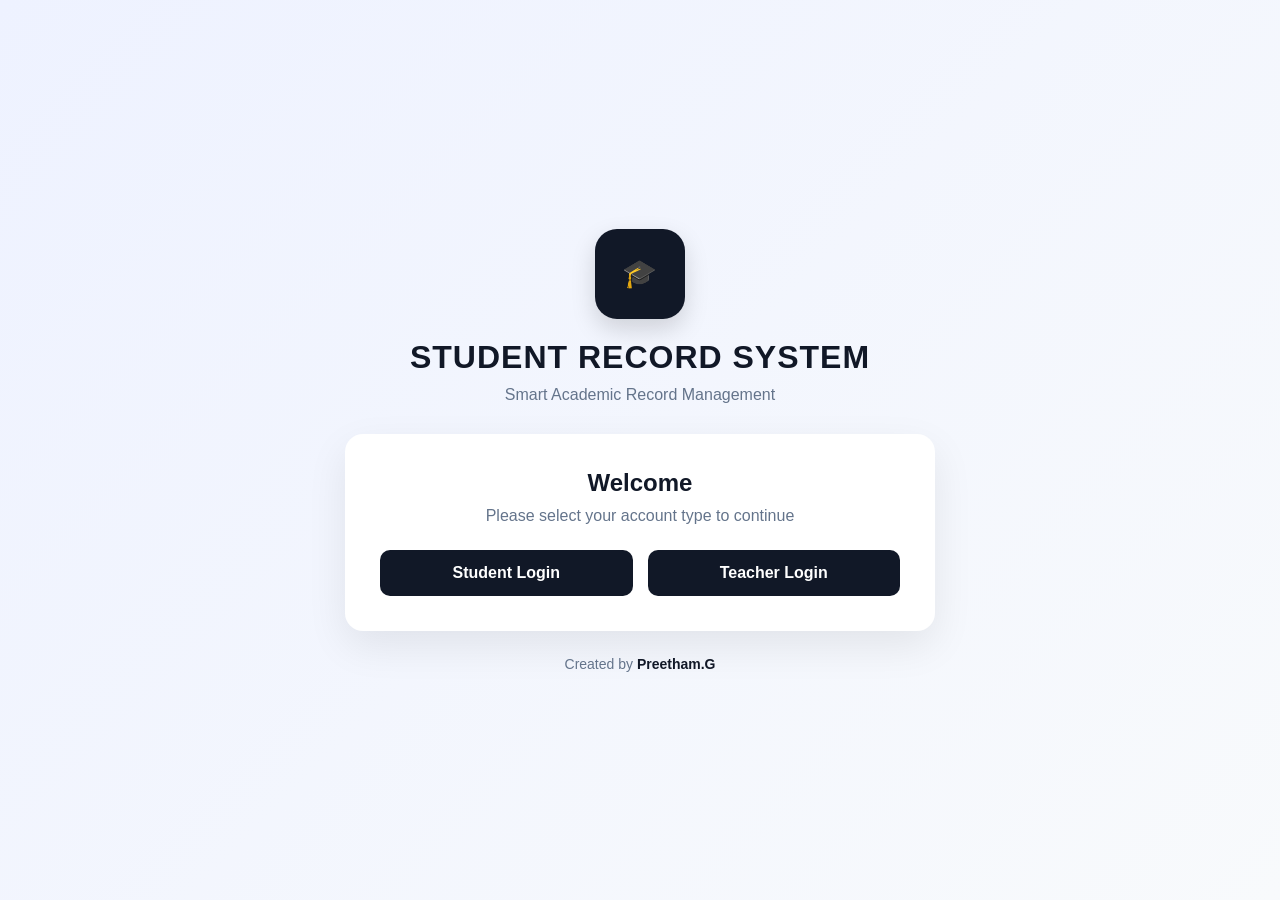
<file: frontend/index.html>
<!DOCTYPE html>
<html lang="en">
<head>
    <meta charset="UTF-8">
    <meta name="viewport" content="width=device-width, initial-scale=1.0">

    <title>Student Record System</title>

    <link rel="stylesheet" href="style.css">
</head>

<body>

    <div class="home-container">

        <div class="logo-placeholder">
            🎓
        </div>

        <h1>STUDENT RECORD SYSTEM</h1>

        <p class="tagline">
            Smart Academic Record Management
        </p>

        <div class="login-card">

            <h2>Welcome</h2>

            <p>
                Please select your account type to continue
            </p>

            <div class="login-buttons">

                <button onclick="studentLogin()">
                    Student Login
                </button>

                <button onclick="teacherLogin()">
                    Teacher Login
                </button>

            </div>

        </div>

        <p class="creator">
            Created by <strong>Preetham.G</strong>
        </p>

    </div>

    <script src="script.js"></script>

</body>
</html>
</file>
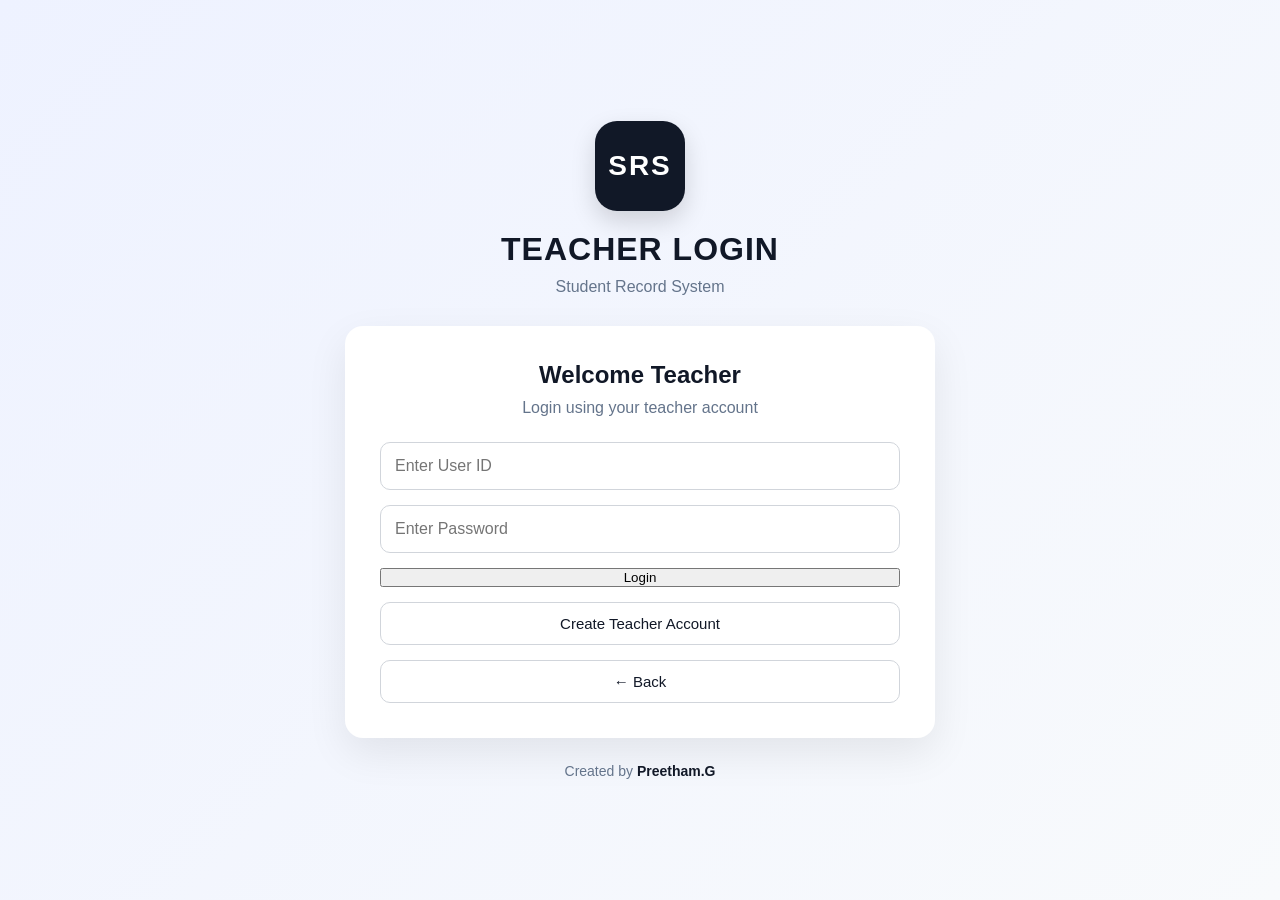
<file: frontend/add-student.html>
<!DOCTYPE html>
<html lang="en">

<head>
    <meta charset="UTF-8">
    <meta name="viewport" content="width=device-width, initial-scale=1.0">

    <title>Add Student</title>

    <link rel="stylesheet" href="style.css">
</head>

<body>

    <div class="app-container">

        <!-- Top Bar -->
        <header class="app-header">

            <div>
                <h1>🎓 Student Record System</h1>
                <p>Add New Student</p>
            </div>

            <button class="logout-button" onclick="goBack()">
                ← Back
            </button>

        </header>


        <!-- Add Student Card -->
        <section class="welcome-card">

            <div>
                <h2>➕ Add Student</h2>

                <p>
                    Enter the student's details below.
                </p>
            </div>

            <div class="teacher-icon">
                👨‍🎓
            </div>

        </section>


        <!-- Student Form -->
        <div class="login-card">

            <h2>Student Details</h2>

            <form id="addStudentForm">

                <input
                    type="text"
                    id="studentName"
                    placeholder="Enter Student Name"
                    required
                >

                <input
                    type="text"
                    id="studentUSN"
                    placeholder="Enter USN"
                    required
                >

                <input
                    type="text"
                    id="studentBranch"
                    placeholder="Enter Branch"
                    required
                >

                <input
                    type="number"
                    id="studentSemester"
                    placeholder="Enter Semester"
                    min="1"
                    max="8"
                    required
                >

                <input
                    type="text"
                    id="studentSection"
                    placeholder="Enter Section"
                    required
                >

                <input
                    type="email"
                    id="studentEmail"
                    placeholder="Enter Email"
                    required
                >

                <input
                    type="tel"
                    id="studentPhone"
                    placeholder="Enter Phone Number"
                    required
                >

                <button type="submit">
                    ➕ Add Student
                </button>

            </form>

        </div>


        <!-- Footer -->
        <footer class="app-footer">

            <p>
                Created by <strong>Preetham.G</strong>
            </p>

        </footer>

    </div>


    <script src="add-student.js"></script>

</body>

</html>
</file>
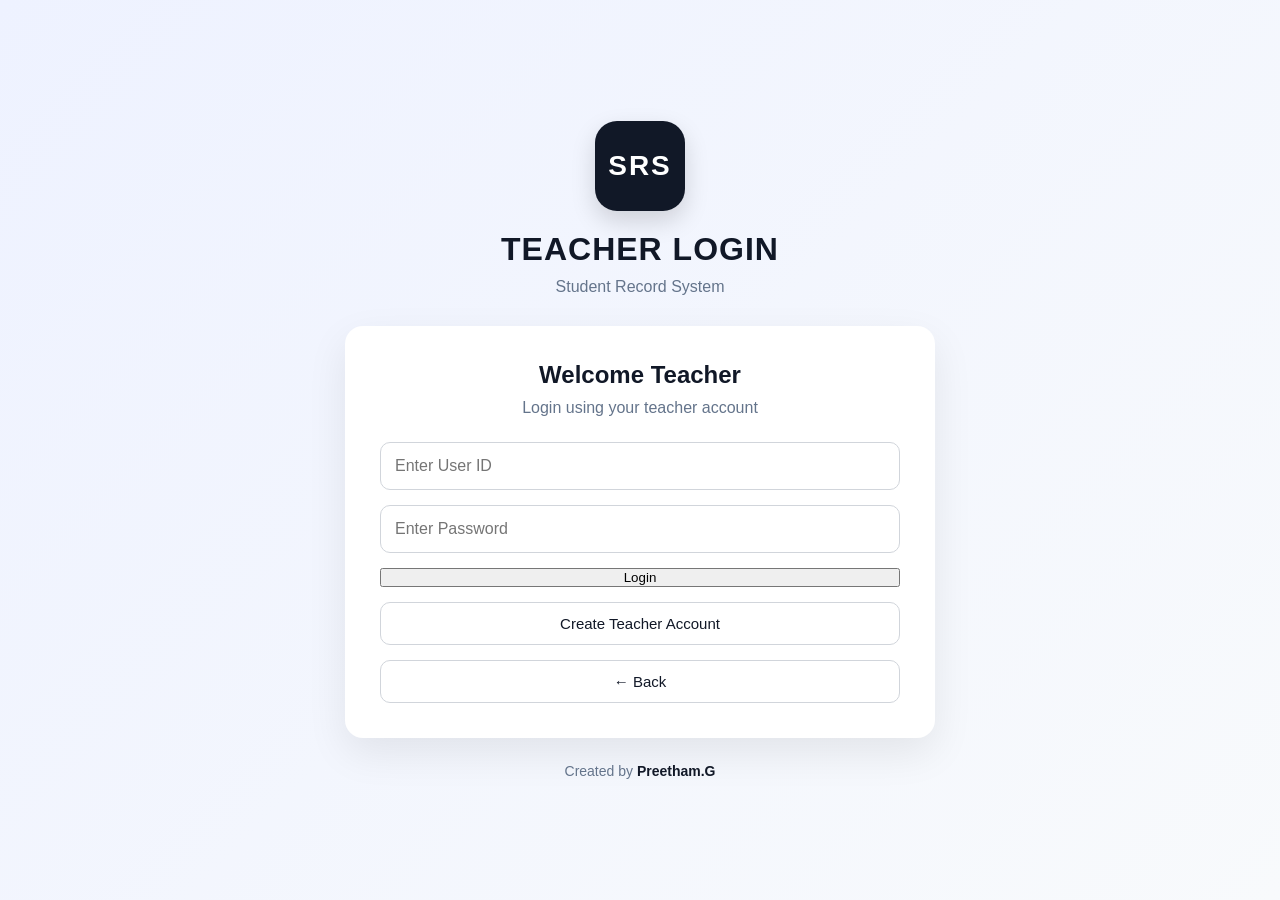
<file: frontend/announcements.html>
<!DOCTYPE html>
<html lang="en">

<head>
    <meta charset="UTF-8">
    <meta name="viewport" content="width=device-width, initial-scale=1.0">

    <title>Announcements | Student Record System</title>

    <link rel="stylesheet" href="style.css">
</head>

<body class="announcement-page">

    <!-- HEADER -->

    <header class="announcement-header">

        <div class="announcement-brand">

            <div class="announcement-brand-icon">
                📢
            </div>

            <div>
                <h1>Student Record System</h1>
                <p>Announcements</p>
            </div>

        </div>

        <button
            class="announcement-back-button"
            onclick="goToTeacherDashboard()">

            ← Dashboard

        </button>

    </header>


    <!-- MAIN -->

    <main class="announcement-container">

        <!-- TITLE -->

        <section class="announcement-title-card">

            <div>

                <span class="announcement-label">
                    TEACHER PORTAL
                </span>

                <h2>
                    📢 Manage Announcements
                </h2>

                <p>
                    Create important announcements for students.
                </p>

            </div>

            <div class="announcement-created">

                <span>Created by</span>

                <strong>
                    Preetham G
                </strong>

            </div>

        </section>


        <!-- CREATE ANNOUNCEMENT -->

        <section class="announcement-card">

            <div class="announcement-section-heading">

                <div class="announcement-heading-icon">
                    ✏️
                </div>

                <div>

                    <h3>
                        Create Announcement
                    </h3>

                    <p>
                        Send an announcement to students.
                    </p>

                </div>

            </div>


            <form
                id="announcementForm"
                class="announcement-form">

                <div class="announcement-field">

                    <label for="announcementTitle">
                        Announcement Title
                    </label>

                    <input
                        type="text"
                        id="announcementTitle"
                        placeholder="Enter announcement title"
                        maxlength="100"
                        required>

                </div>


                <div class="announcement-field">

                    <label for="announcementMessage">
                        Message
                    </label>

                    <textarea
                        id="announcementMessage"
                        placeholder="Write your announcement here..."
                        maxlength="1000"
                        rows="6"
                        required></textarea>

                </div>


                <div
                    id="announcementMessageBox"
                    class="announcement-message-box">
                </div>


                <div class="announcement-form-actions">

                    <button
                        type="button"
                        class="announcement-clear-button"
                        onclick="clearAnnouncementForm()">

                        Clear

                    </button>

                    <button
                        type="submit"
                        class="announcement-publish-button">

                        📢 Publish Announcement

                    </button>

                </div>

            </form>

        </section>


        <!-- EXISTING ANNOUNCEMENTS -->

        <section class="announcement-card">

            <div class="announcement-section-heading">

                <div class="announcement-heading-icon">
                    📋
                </div>

                <div>

                    <h3>
                        Existing Announcements
                    </h3>

                    <p>
                        View and manage published announcements.
                    </p>

                </div>

            </div>


            <div
                id="announcementsList"
                class="announcements-list">

                <div class="announcement-loading">
                    Loading announcements...
                </div>

            </div>

        </section>


    </main>


    <!-- FOOTER -->

    <footer class="announcement-footer">

        <p>
            📢 Student Record System
        </p>

        <strong>
            Created by Preetham G
        </strong>

    </footer>


    <script src="announcements.js"></script>

</body>

</html>
</file>
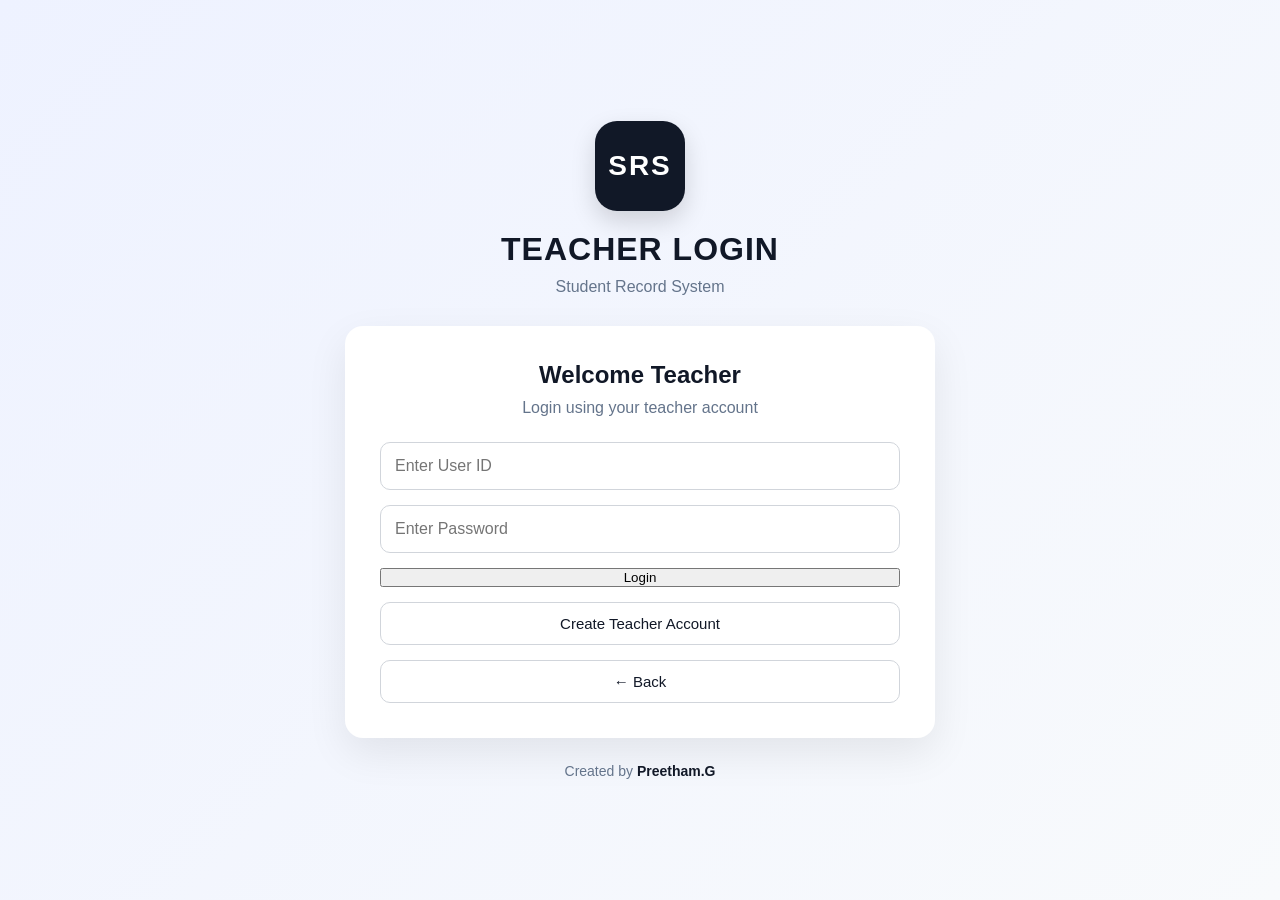
<file: frontend/attendance.html>
<!DOCTYPE html>
<html lang="en">

<head>

    <meta charset="UTF-8">

    <meta
        name="viewport"
        content="width=device-width, initial-scale=1.0"
    >

    <title>Attendance | Student Record System</title>

    <link
        rel="stylesheet"
        href="style.css"
    >

</head>

<body>

    <div class="app-container attendance-page">

        <!-- ========================= -->
        <!-- HEADER -->
        <!-- ========================= -->

        <header class="app-header attendance-header">

            <div class="brand-area">

                <div class="brand-icon">
                    🎓
                </div>

                <div>

                    <h1>
                        Student Record System
                    </h1>

                    <p>
                        Teacher • Attendance Management
                    </p>

                </div>

            </div>

            <button
                class="logout-button"
                onclick="goBack()"
            >
                ← Dashboard
            </button>

        </header>


        <!-- ========================= -->
        <!-- HERO -->
        <!-- ========================= -->

        <section class="attendance-hero">

            <div class="hero-content">

                <div class="hero-badge">
                    📅 ATTENDANCE
                </div>

                <h2>
                    Section-wise Attendance
                </h2>

                <p>
                    Select your class and mark attendance
                    for the entire section in one place.
                </p>

            </div>

            <div class="hero-illustration">

                <div class="hero-circle">
                    👨‍🏫
                </div>

                <span class="floating-icon icon-one">
                    ✅
                </span>

                <span class="floating-icon icon-two">
                    📚
                </span>

                <span class="floating-icon icon-three">
                    📊
                </span>

            </div>

        </section>


        <!-- ========================= -->
        <!-- SELECT CLASS -->
        <!-- ========================= -->

        <section class="attendance-card">

            <div class="section-heading">

                <div class="heading-icon">
                    🎯
                </div>

                <div>

                    <h2>
                        Select Class
                    </h2>

                    <p>
                        Choose semester, branch, section and date
                    </p>

                </div>

            </div>


            <div class="attendance-form-grid">


                <!-- SEMESTER -->

                <div class="attendance-input-group">

                    <label for="semester">
                        🎓 Semester
                    </label>

                    <select
                        id="semester"
                        required
                    >

                        <option value="">
                            Select Semester
                        </option>

                    </select>

                </div>


                <!-- BRANCH -->

                <div class="attendance-input-group">

                    <label for="branch">
                        💻 Branch
                    </label>

                    <select
                        id="branch"
                        required
                    >

                        <option value="">
                            Select Branch
                        </option>

                    </select>

                </div>


                <!-- SECTION -->

                <div class="attendance-input-group">

                    <label for="section">
                        👥 Section
                    </label>

                    <select
                        id="section"
                        required
                    >

                        <option value="">
                            Select Section
                        </option>

                    </select>

                </div>


                <!-- DATE -->

                <div class="attendance-input-group">

                    <label for="attendanceDate">
                        📅 Attendance Date
                    </label>

                    <input
                        type="date"
                        id="attendanceDate"
                        required
                    >

                </div>

            </div>


            <div class="load-class-area">

                <button
                    type="button"
                    class="load-class-button"
                    onclick="loadSection()"
                >

                    <span>
                        🔍
                    </span>

                    Load Students

                </button>

            </div>

        </section>


        <!-- ========================= -->
        <!-- CLASS INFORMATION -->
        <!-- ========================= -->

        <section
            id="classInfo"
            class="class-summary-card hidden"
        >

            <div class="class-summary-main">

                <div class="class-summary-icon">
                    👨‍🎓
                </div>

                <div>

                    <span class="summary-label">
                        SELECTED CLASS
                    </span>

                    <h2 id="classTitle">
                        AIML - Section A
                    </h2>

                    <p id="classSubtitle">
                        Semester 5 • Attendance
                    </p>

                </div>

            </div>


            <div class="student-total">

                <strong id="studentCount">
                    0
                </strong>

                <span>
                    Students
                </span>

            </div>

        </section>


        <!-- ========================= -->
        <!-- QUICK ACTIONS -->
        <!-- ========================= -->

        <section
            id="quickActions"
            class="attendance-quick-actions hidden"
        >

            <div>

                <h3>
                    ⚡ Quick Actions
                </h3>

                <p>
                    Quickly mark the entire class.
                </p>

            </div>


            <div class="quick-buttons">

                <button
                    type="button"
                    class="quick-present"
                    onclick="markAllPresent()"
                >
                    ✅ Mark All Present
                </button>

                <button
                    type="button"
                    class="quick-absent"
                    onclick="markAllAbsent()"
                >
                    ❌ Mark All Absent
                </button>

            </div>

        </section>


        <!-- ========================= -->
        <!-- STUDENT LIST -->
        <!-- ========================= -->

        <section class="attendance-student-section">

            <div class="student-list-header">

                <div>

                    <h2>
                        👨‍🎓 Student Attendance
                    </h2>

                    <p>
                        Mark each student's attendance
                    </p>

                </div>

            </div>


            <div
                id="sectionStudents"
                class="section-students"
            >

                <div class="attendance-empty">

                    <div class="empty-icon">
                        📋
                    </div>

                    <h3>
                        Select a class first
                    </h3>

                    <p>
                        Choose semester, branch, section
                        and date above to load students.
                    </p>

                </div>

            </div>

        </section>


        <!-- ========================= -->
        <!-- SAVE AREA -->
        <!-- ========================= -->

        <section
            id="saveAttendanceArea"
            class="attendance-save-card hidden"
        >

            <div class="save-info">

                <div class="save-icon">
                    💾
                </div>

                <div>

                    <strong>
                        Attendance Ready
                    </strong>

                    <p>
                        Review the attendance before saving.
                    </p>

                </div>

            </div>


            <button
                type="button"
                class="save-attendance-button"
                onclick="saveSectionAttendance()"
            >

                💾 Save Attendance

            </button>

        </section>


        <!-- ========================= -->
        <!-- FOOTER -->
        <!-- ========================= -->

        <footer class="app-footer">

            <p>
                Student Record System
            </p>

            <span>
                Created by
                <strong>Preetham.G</strong>
            </span>

        </footer>

    </div>


    <script src="attendance.js"></script>

</body>

</html>
</file>
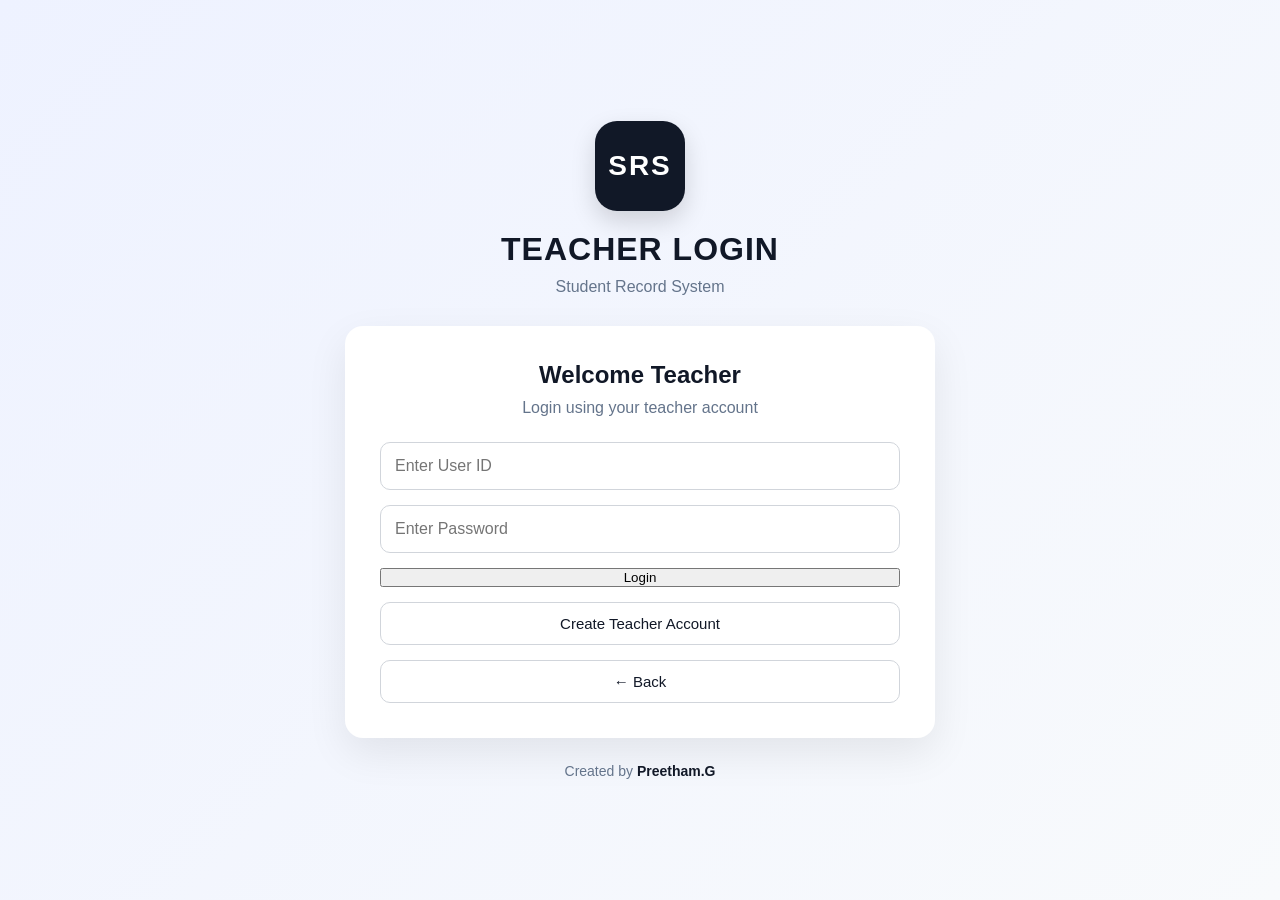
<file: frontend/delete-student.html>
<!DOCTYPE html>
<html lang="en">

<head>

    <meta charset="UTF-8">

    <meta name="viewport" content="width=device-width, initial-scale=1.0">

    <title>Delete Student</title>

    <link rel="stylesheet" href="style.css">

</head>


<body>

    <div class="app-container">


        <header class="app-header">

            <div>

                <h1>🎓 Student Record System</h1>

                <p>Delete Student</p>

            </div>


            <button
                class="logout-button"
                onclick="goBack()"
            >

                ← Back

            </button>

        </header>



        <section class="welcome-card delete-welcome">

            <div>

                <h2>🗑️ Delete Student</h2>

                <p>
                    Permanently remove a student record.
                </p>

            </div>


            <div class="teacher-icon">

                ⚠️

            </div>

        </section>



        <section class="delete-section">


            <div class="update-search">

                <div>

                    <h2>🔍 Find Student</h2>

                    <p>
                        Search using student name or USN.
                    </p>

                </div>


                <div class="student-search">

                    <span>🔍</span>

                    <input
                        type="text"
                        id="searchStudent"
                        placeholder="Search name or USN..."
                    >

                </div>

            </div>



            <div id="studentResults">

                <p class="loading-text">
                    Loading students...
                </p>

            </div>


        </section>



        <footer class="app-footer">

            <p>
                Created by <strong>Preetham.G</strong>
            </p>

        </footer>


    </div>


    <script src="delete-student.js"></script>

</body>

</html>
</file>
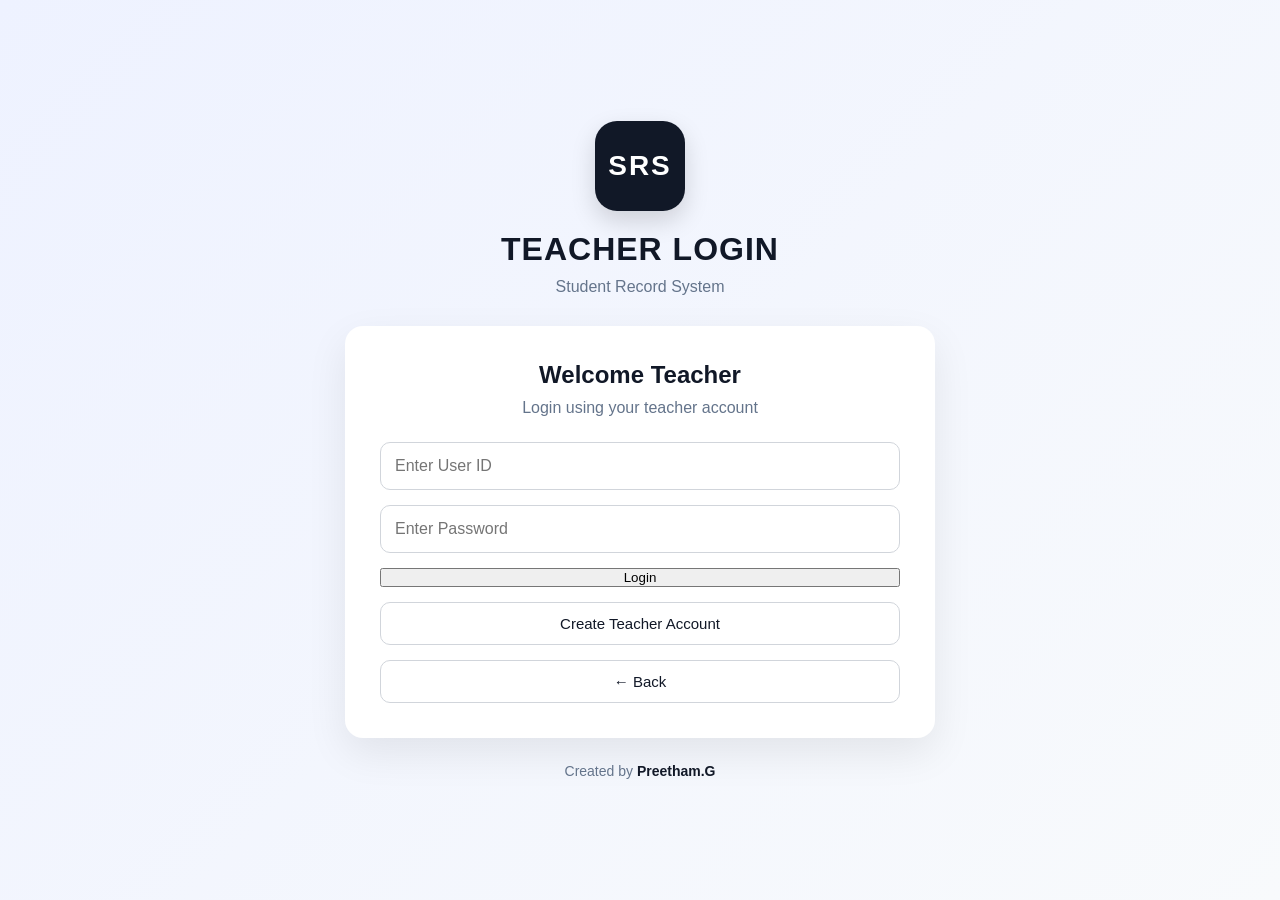
<file: frontend/marks.html>
<!DOCTYPE html>
<html lang="en">

<head>

    <meta charset="UTF-8">

    <meta
        name="viewport"
        content="width=device-width, initial-scale=1.0"
    >

    <title>
        Marks Management | Student Record System
    </title>

    <link
        rel="stylesheet"
        href="style.css"
    >

</head>


<body>

    <div class="marks-page">

        <!-- HEADER -->

        <header class="marks-header">

            <div class="marks-brand">

                <div class="marks-brand-icon">
                    🎓
                </div>

                <div>

                    <h1>
                        Student Record System
                    </h1>

                    <p>
                        Marks Management
                    </p>

                </div>

            </div>


            <button
                class="marks-back-button"
                onclick="goToDashboard()"
            >
                ← Dashboard
            </button>

        </header>



        <main class="marks-container">


            <!-- TITLE -->

            <section class="marks-title-section">

                <div>

                    <span class="marks-title-badge">
                        📊 ACADEMIC MANAGEMENT
                    </span>

                    <h2>
                        Student Marks
                    </h2>

                    <p>
                        Add, update and manage subject-wise
                        academic marks.
                    </p>

                </div>

            </section>



            <!-- CLASS SELECTION -->

            <section class="marks-control-card">

                <div class="marks-card-heading">

                    <div class="marks-heading-icon">
                        🎓
                    </div>

                    <div>

                        <h3>
                            Select Class
                        </h3>

                        <p>
                            Choose semester, branch and section
                        </p>

                    </div>

                </div>


                <div class="marks-filter-grid">


                    <div class="marks-field">

                        <label for="marksSemester">
                            🎓 Semester
                        </label>

                        <select id="marksSemester">

                            <option value="">
                                Select Semester
                            </option>

                        </select>

                    </div>



                    <div class="marks-field">

                        <label for="marksBranch">
                            💻 Branch
                        </label>

                        <select id="marksBranch">

                            <option value="">
                                Select Branch
                            </option>

                        </select>

                    </div>



                    <div class="marks-field">

                        <label for="marksSection">
                            👥 Section
                        </label>

                        <select id="marksSection">

                            <option value="">
                                Select Section
                            </option>

                        </select>

                    </div>


                </div>

            </section>



            <!-- STUDENT SELECTION -->

            <section class="marks-control-card">

                <div class="marks-card-heading">

                    <div class="marks-heading-icon">
                        👨‍🎓
                    </div>

                    <div>

                        <h3>
                            Select Student
                        </h3>

                        <p>
                            Choose a student from the selected class
                        </p>

                    </div>

                </div>



                <div class="student-marks-select-area">


                    <div class="student-marks-search">

                        <label for="marksStudentSearch">
                            🔍 Search Student
                        </label>

                        <input
                            type="text"
                            id="marksStudentSearch"
                            placeholder="Search by name or USN..."
                        >

                    </div>



                    <div class="student-marks-select">

                        <label for="marksStudent">
                            👤 Student
                        </label>

                        <select id="marksStudent">

                            <option value="">
                                Select Student
                            </option>

                        </select>

                    </div>


                </div>



                <div
                    id="selectedStudentInfo"
                    class="selected-student-info"
                ></div>

            </section>



            <!-- MARK ENTRY -->

            <section
                id="marksEntrySection"
                class="marks-control-card marks-entry-card"
            >

                <div class="marks-card-heading">

                    <div class="marks-heading-icon">
                        📝
                    </div>

                    <div>

                        <h3>
                            Add / Update Marks
                        </h3>

                        <p>
                            Enter the student's subject marks
                        </p>

                    </div>

                </div>



                <form id="marksForm">


                    <div class="marks-entry-grid">


                        <div class="marks-subject-field">

                            <label for="marksSubject">
                                📚 Subject
                            </label>

                            <input
                                type="text"
                                id="marksSubject"
                                placeholder="Example: Java"
                                required
                            >

                        </div>



                        <div>

                            <label for="internalMarks">
                                📝 Internal Marks
                            </label>

                            <input
                                type="number"
                                id="internalMarks"
                                min="0"
                                max="50"
                                placeholder="0 - 50"
                                required
                            >

                        </div>



                        <div>

                            <label for="externalMarks">
                                📄 External Marks
                            </label>

                            <input
                                type="number"
                                id="externalMarks"
                                min="0"
                                max="50"
                                placeholder="0 - 50"
                                required
                            >

                        </div>



                        <div class="marks-total-preview">

                            <span>
                                TOTAL
                            </span>

                            <strong id="marksTotalPreview">
                                0 / 100
                            </strong>

                        </div>


                    </div>



                    <div class="marks-form-actions">

                        <button
                            type="submit"
                            class="save-marks-button"
                        >
                            💾 Save Marks
                        </button>


                        <button
                            type="button"
                            class="cancel-marks-button"
                            onclick="clearMarksForm()"
                        >
                            ✖ Clear
                        </button>

                    </div>


                </form>



                <div
                    id="marksMessage"
                    class="marks-message"
                ></div>

            </section>



            <!-- EXISTING MARKS -->

            <section class="marks-control-card">

                <div class="marks-card-heading">

                    <div class="marks-heading-icon">
                        📋
                    </div>

                    <div>

                        <h3>
                            Existing Marks
                        </h3>

                        <p>
                            View, edit or delete subject marks
                        </p>

                    </div>

                </div>



                <div
                    id="existingMarksContainer"
                    class="existing-marks-container"
                >

                    <div class="marks-empty-state">

                        <div class="empty-icon">
                            📚
                        </div>

                        <h3>
                            Select a Student
                        </h3>

                        <p>
                            Select semester, branch, section
                            and student to view marks.
                        </p>

                    </div>

                </div>

            </section>


        </main>



        <!-- FOOTER -->

        <footer class="app-footer marks-footer">

            <p>
                🎓 Student Record System
            </p>

            <span>
                Created by
                <strong>
                    Preetham.G
                </strong>
            </span>

        </footer>


    </div>


    <script src="marks.js"></script>

</body>

</html>
</file>
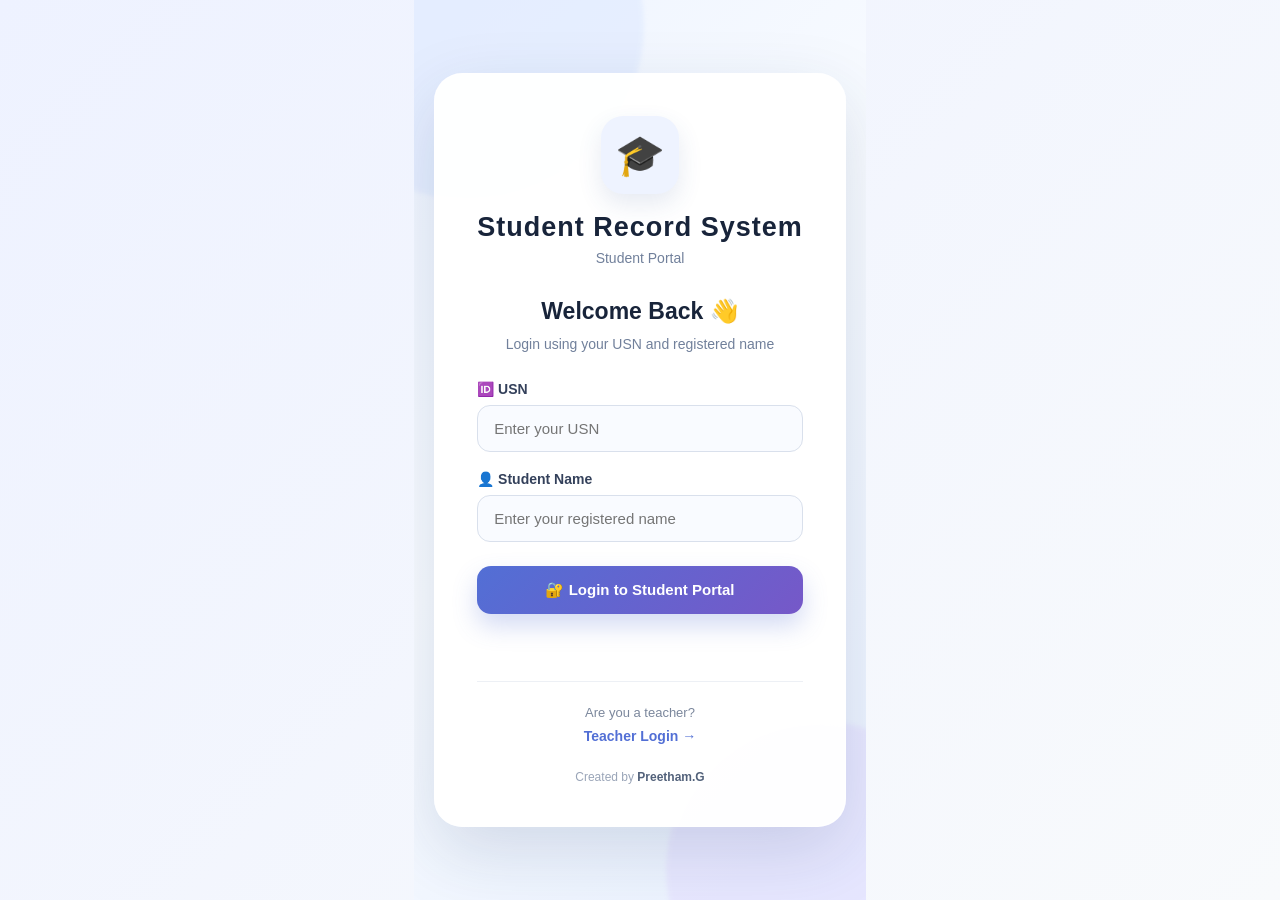
<file: frontend/student-dashboard.html>
<!DOCTYPE html>
<html lang="en">

<head>
    <meta charset="UTF-8">
    <meta name="viewport" content="width=device-width, initial-scale=1.0">

    <title>Student Dashboard | Student Record System</title>

    <link rel="stylesheet" href="style.css">
</head>

<body>

<div class="student-dashboard-page">

    <!-- HEADER -->
    <header class="student-header">

        <div class="student-brand">

            <div class="student-brand-icon">
                🎓
            </div>

            <div>
                <h1>Student Record System</h1>
                <p>Student Portal</p>
            </div>

        </div>

        <button class="student-logout-button"
                onclick="studentLogout()">
            🚪 Logout
        </button>

    </header>


    <!-- MAIN -->
    <main class="student-dashboard-container">

        <!-- WELCOME -->
        <section class="student-welcome-card">

            <div>

                <span class="student-welcome-label">
                    STUDENT PORTAL 👋
                </span>

                <h2>
                    Welcome,
                    <span id="studentName">
                        Student
                    </span>
                </h2>

                <p>
                    View your profile, marks, attendance and
                    important announcements in one place.
                </p>

            </div>

            <div class="student-welcome-icon">
                👨‍🎓
            </div>

        </section>


        <!-- PROFILE -->
        <section class="student-profile-card">

            <div class="student-profile-top">

                <div class="student-avatar"
                     id="studentAvatar">
                    ST
                </div>

                <div class="student-profile-title">

                    <h2 id="profileName">
                        Student
                    </h2>

                    <p id="profileUsn">
                        USN
                    </p>

                </div>

            </div>


            <div class="student-profile-details">

                <div class="student-detail">
                    <span>💻 Branch</span>
                    <strong id="profileBranch">-</strong>
                </div>

                <div class="student-detail">
                    <span>🎓 Semester</span>
                    <strong id="profileSemester">-</strong>
                </div>

                <div class="student-detail">
                    <span>👥 Section</span>
                    <strong id="profileSection">-</strong>
                </div>

                <div class="student-detail">
                    <span>📧 Email</span>
                    <strong id="profileEmail">-</strong>
                </div>

                <div class="student-detail">
                    <span>📱 Phone</span>
                    <strong id="profilePhone">-</strong>
                </div>

            </div>

        </section>


        <!-- ANNOUNCEMENTS -->
        <section class="student-announcements-section">

            <div class="student-section-heading">

                <div>
                    <span>
                        IMPORTANT UPDATES
                    </span>

                    <h2>
                        📢 Announcements
                    </h2>
                </div>

                <div class="student-section-icon">
                    📢
                </div>

            </div>


            <div id="studentAnnouncementsContainer"
                 class="student-announcements-container">

                <div class="student-announcement-loading">

                    <div>
                        📢
                    </div>

                    <h3>
                        Loading Announcements...
                    </h3>

                    <p>
                        Please wait.
                    </p>

                </div>

            </div>

        </section>


        <!-- ACADEMIC OVERVIEW -->
        <section class="student-academic-section">

            <div class="student-section-heading">

                <div>
                    <span>
                        ACADEMIC PERFORMANCE
                    </span>

                    <h2>
                        Academic Overview
                    </h2>
                </div>

                <div class="student-section-icon">
                    📊
                </div>

            </div>


            <!-- STUDENT REPORT BUTTON -->
            <div class="student-report-action">

                <div>
                    <strong>📄 Complete Academic Report</strong>

                    <p>
                        View your complete marks and attendance report.
                    </p>
                </div>

                <button class="student-report-button"
                        onclick="openStudentReport()">
                    📄 View Full Student Report
                </button>

            </div>


            <!-- ACADEMIC SUMMARY -->
            <div class="academic-summary-grid">

                <div class="academic-summary-card">

                    <div class="academic-summary-icon">
                        📚
                    </div>

                    <div>
                        <span>
                            Subjects
                        </span>

                        <strong id="academicSubjects">
                            0
                        </strong>
                    </div>

                </div>


                <div class="academic-summary-card">

                    <div class="academic-summary-icon">
                        💯
                    </div>

                    <div>
                        <span>
                            Total Marks
                        </span>

                        <strong id="academicTotalMarks">
                            0
                        </strong>
                    </div>

                </div>


                <div class="academic-summary-card">

                    <div class="academic-summary-icon">
                        📈
                    </div>

                    <div>
                        <span>
                            Percentage
                        </span>

                        <strong id="academicPercentage">
                            0%
                        </strong>
                    </div>

                </div>


                <div class="academic-summary-card">

                    <div class="academic-summary-icon">
                        🏆
                    </div>

                    <div>
                        <span>
                            Grade
                        </span>

                        <strong id="academicGrade">
                            -
                        </strong>
                    </div>

                </div>

            </div>


            <!-- MARKS TABLE -->
            <div class="student-marks-card">

                <div class="student-card-heading">

                    <div>
                        <h3>
                            📚 Subject-wise Performance
                        </h3>

                        <p>
                            Your marks for each subject
                        </p>
                    </div>

                </div>


                <div id="studentMarksContainer">

                    <div class="student-empty-state">

                        <div>
                            📚
                        </div>

                        <h3>
                            Loading Marks...
                        </h3>

                        <p>
                            Please wait.
                        </p>

                    </div>

                </div>

            </div>

        </section>


        <!-- ATTENDANCE -->
        <section class="student-attendance-section">

            <div class="student-section-heading">

                <div>
                    <span>
                        ATTENDANCE
                    </span>

                    <h2>
                        Attendance Overview
                    </h2>
                </div>

                <div class="student-section-icon">
                    📅
                </div>

            </div>


            <div class="attendance-summary-grid">

                <div class="attendance-summary-card">

                    <span>
                        Total Classes
                    </span>

                    <strong id="attendanceTotal">
                        0
                    </strong>

                </div>


                <div class="attendance-summary-card">

                    <span>
                        Present
                    </span>

                    <strong id="attendancePresent">
                        0
                    </strong>

                </div>


                <div class="attendance-summary-card">

                    <span>
                        Absent
                    </span>

                    <strong id="attendanceAbsent">
                        0
                    </strong>

                </div>


                <div class="attendance-summary-card">

                    <span>
                        Attendance
                    </span>

                    <strong id="attendancePercentage">
                        0%
                    </strong>

                </div>

            </div>


            <!-- ATTENDANCE HISTORY -->
            <div class="student-attendance-card">

                <div class="student-card-heading">

                    <div>
                        <h3>
                            📅 Attendance History
                        </h3>

                        <p>
                            Your attendance records
                        </p>
                    </div>

                </div>


                <div id="studentAttendanceContainer">

                    <div class="student-empty-state">

                        <div>
                            📅
                        </div>

                        <h3>
                            Loading Attendance...
                        </h3>

                        <p>
                            Please wait.
                        </p>

                    </div>

                </div>

            </div>

        </section>


        <!-- FOOTER INFO -->
        <section class="student-info-card">

            <div class="student-info-icon">
                💡
            </div>

            <div>

                <h3>
                    Student Record System
                </h3>

                <p>
                    Your academic information, marks, attendance
                    and important announcements are available here.
                </p>

            </div>

        </section>

    </main>


    <!-- FOOTER -->
    <footer class="student-footer">

        <p>
            Created by
            <strong>Preetham.G</strong>
        </p>

    </footer>

</div>


<script src="student-dashboard.js"></script>

</body>

</html>
</file>
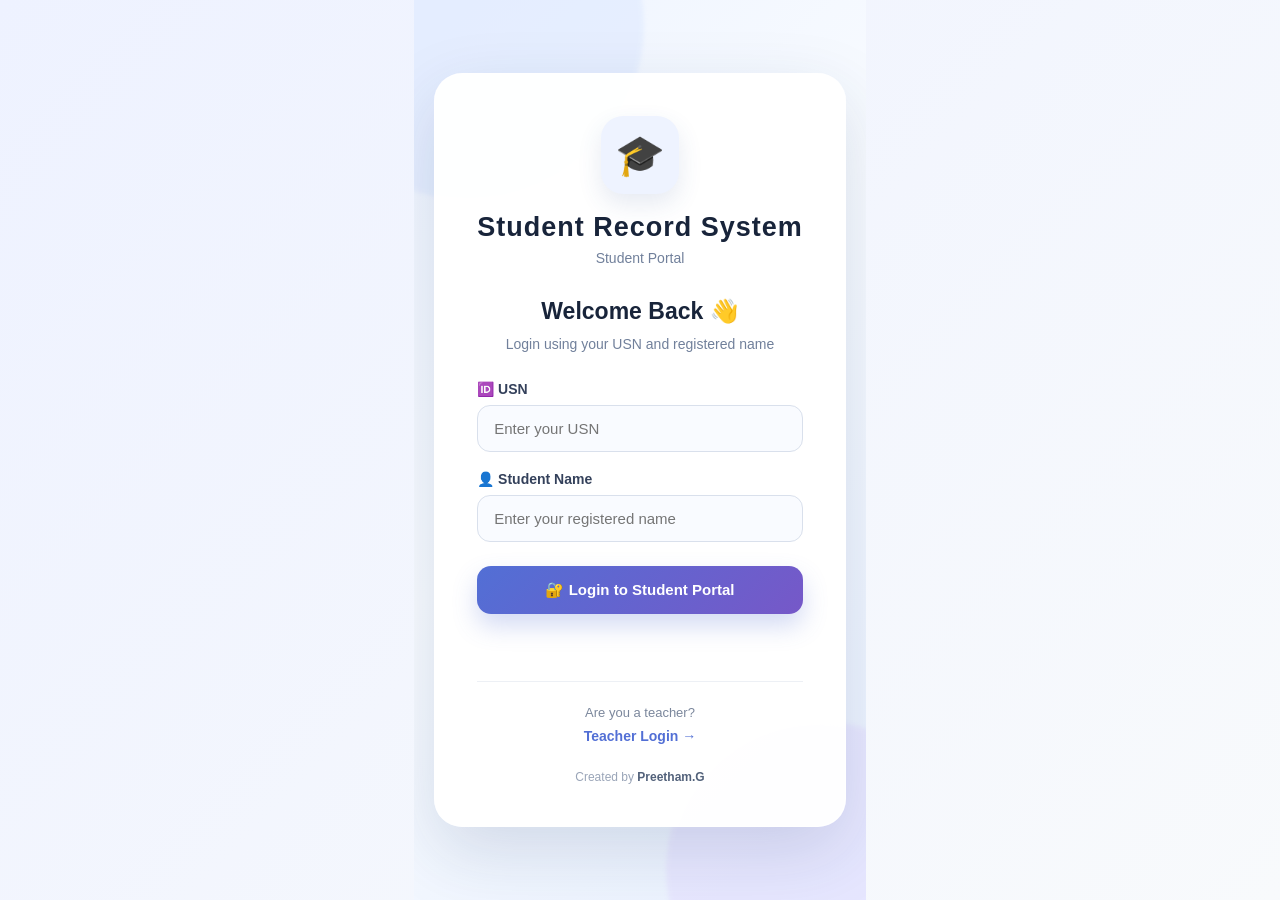
<file: frontend/student-login.html>
<!DOCTYPE html>
<html lang="en">

<head>

    <meta charset="UTF-8">

    <meta
        name="viewport"
        content="width=device-width, initial-scale=1.0"
    >

    <title>Student Login | Student Record System</title>

    <link
        rel="stylesheet"
        href="style.css"
    >

</head>

<body>

    <div class="student-login-page">

        <!-- BACKGROUND DECORATION -->

        <div class="login-decoration decoration-one"></div>
        <div class="login-decoration decoration-two"></div>


        <!-- LOGIN CARD -->

        <div class="student-login-card">

            <!-- BRAND -->

            <div class="student-login-brand">

                <div class="student-login-icon">
                    🎓
                </div>

                <h1>
                    Student Record System
                </h1>

                <p>
                    Student Portal
                </p>

            </div>


            <!-- WELCOME -->

            <div class="student-login-welcome">

                <h2>
                    Welcome Back 👋
                </h2>

                <p>
                    Login using your USN and registered name
                </p>

            </div>


            <!-- LOGIN FORM -->

            <form
                id="studentLoginForm"
                class="student-login-form"
            >

                <!-- USN -->

                <div class="student-login-input-group">

                    <label for="studentUSN">
                        🆔 USN
                    </label>

                    <input
                        type="text"
                        id="studentUSN"
                        placeholder="Enter your USN"
                        autocomplete="username"
                        required
                    >

                </div>


                <!-- NAME -->

                <div class="student-login-input-group">

                    <label for="studentName">
                        👤 Student Name
                    </label>

                    <input
                        type="text"
                        id="studentName"
                        placeholder="Enter your registered name"
                        autocomplete="name"
                        required
                    >

                </div>


                <!-- LOGIN BUTTON -->

                <button
                    type="submit"
                    class="student-login-button"
                >

                    <span>
                        🔐
                    </span>

                    Login to Student Portal

                </button>

            </form>


            <!-- MESSAGE -->

            <div
                id="studentLoginMessage"
                class="student-login-message"
            ></div>


            <!-- TEACHER LINK -->

            <div class="student-login-footer">

                <p>
                    Are you a teacher?
                </p>

                <button
                    type="button"
                    onclick="goToTeacherLogin()"
                >
                    Teacher Login →
                </button>

            </div>


            <!-- CREATED BY -->

            <div class="created-by">

                <span>
                    Created by
                </span>

                <strong>
                    Preetham.G
                </strong>

            </div>

        </div>

    </div>


    <script src="student-login.js"></script>

</body>

</html>
</file>
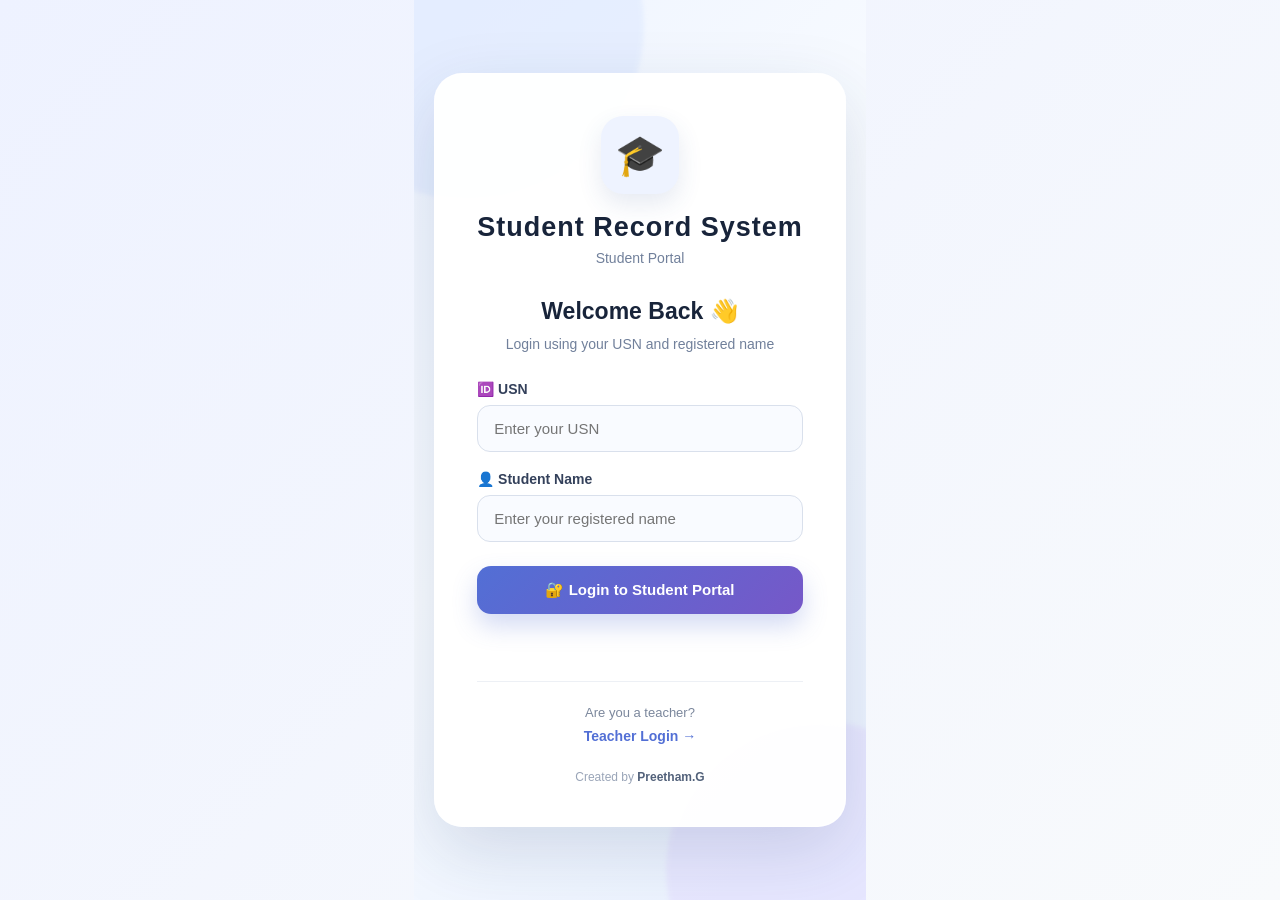
<file: frontend/student-report.html>
<!DOCTYPE html>
<html lang="en">
<head>
    <meta charset="UTF-8">
    <meta name="viewport" content="width=device-width, initial-scale=1.0">
    <title>Student Report | Student Record System</title>
    <link rel="stylesheet" href="style.css">
</head>

<body class="report-page">

    <header class="report-header">
        <div class="report-brand">
            <div class="report-brand-icon">🎓</div>
            <div>
                <h1>Student Record System</h1>
                <p>Student Report</p>
            </div>
        </div>

        <div class="report-header-actions">
            <button onclick="window.print()" class="report-print-button">
                🖨️ Print Report
            </button>

            <button onclick="goToDashboard()" class="report-back-button">
                ← Dashboard
            </button>
        </div>
    </header>


    <main class="report-container">

        <!-- Report Title -->
        <section class="report-title-card">
            <div>
                <span class="report-label">ACADEMIC RECORD</span>
                <h2>Student Performance Report</h2>
                <p>Complete academic and attendance summary</p>
            </div>

            <div class="report-created">
                <span>Created by</span>
                <strong>Preetham G</strong>
            </div>
        </section>


        <!-- Student Profile -->
        <section class="report-card">

            <div class="report-section-heading">
                <div class="report-heading-icon">👤</div>
                <div>
                    <h3>Student Profile</h3>
                    <p>Personal and academic information</p>
                </div>
            </div>

            <div class="report-profile">

                <div class="report-avatar" id="reportAvatar">
                    ST
                </div>

                <div class="report-profile-info">

                    <h2 id="reportStudentName">
                        Loading...
                    </h2>

                    <div class="report-profile-grid">

                        <div class="report-detail">
                            <span>USN</span>
                            <strong id="reportUSN">-</strong>
                        </div>

                        <div class="report-detail">
                            <span>Branch</span>
                            <strong id="reportBranch">-</strong>
                        </div>

                        <div class="report-detail">
                            <span>Semester</span>
                            <strong id="reportSemester">-</strong>
                        </div>

                        <div class="report-detail">
                            <span>Section</span>
                            <strong id="reportSection">-</strong>
                        </div>

                        <div class="report-detail">
                            <span>Email</span>
                            <strong id="reportEmail">-</strong>
                        </div>

                        <div class="report-detail">
                            <span>Phone</span>
                            <strong id="reportPhone">-</strong>
                        </div>

                    </div>

                </div>

            </div>

        </section>


        <!-- Academic Summary -->
        <section class="report-card">

            <div class="report-section-heading">
                <div class="report-heading-icon">📊</div>
                <div>
                    <h3>Academic Summary</h3>
                    <p>Overall academic performance</p>
                </div>
            </div>

            <div class="report-summary-grid">

                <div class="report-summary-box">
                    <span>📚</span>
                    <small>Subjects</small>
                    <strong id="reportSubjects">0</strong>
                </div>

                <div class="report-summary-box">
                    <span>🎯</span>
                    <small>Total Marks</small>
                    <strong id="reportTotalMarks">0 / 0</strong>
                </div>

                <div class="report-summary-box">
                    <span>📈</span>
                    <small>Percentage</small>
                    <strong id="reportPercentage">0%</strong>
                </div>

                <div class="report-summary-box">
                    <span>🏆</span>
                    <small>Overall Grade</small>
                    <strong id="reportGrade">-</strong>
                </div>

            </div>

        </section>


        <!-- Subject Marks -->
        <section class="report-card">

            <div class="report-section-heading">
                <div class="report-heading-icon">📚</div>
                <div>
                    <h3>Subject-wise Marks</h3>
                    <p>Internal, external and total marks</p>
                </div>
            </div>

            <div class="report-table-wrapper">

                <table class="report-table">

                    <thead>
                        <tr>
                            <th>#</th>
                            <th>Subject</th>
                            <th>Internal</th>
                            <th>External</th>
                            <th>Total</th>
                            <th>Grade</th>
                            <th>Result</th>
                        </tr>
                    </thead>

                    <tbody id="reportMarksBody">
                        <tr>
                            <td colspan="7" class="report-loading">
                                Loading marks...
                            </td>
                        </tr>
                    </tbody>

                </table>

            </div>

        </section>


        <!-- Attendance -->
        <section class="report-card">

            <div class="report-section-heading">
                <div class="report-heading-icon">📅</div>
                <div>
                    <h3>Attendance Summary</h3>
                    <p>Class attendance performance</p>
                </div>
            </div>

            <div class="report-attendance-summary">

                <div class="report-attendance-box">
                    <span>📖</span>
                    <small>Total Classes</small>
                    <strong id="reportTotalClasses">0</strong>
                </div>

                <div class="report-attendance-box">
                    <span>✅</span>
                    <small>Present</small>
                    <strong id="reportPresent">0</strong>
                </div>

                <div class="report-attendance-box">
                    <span>❌</span>
                    <small>Absent</small>
                    <strong id="reportAbsent">0</strong>
                </div>

                <div class="report-attendance-box">
                    <span>📊</span>
                    <small>Attendance</small>
                    <strong id="reportAttendancePercentage">0%</strong>
                </div>

            </div>

        </section>


        <!-- Attendance History -->
        <section class="report-card">

            <div class="report-section-heading">
                <div class="report-heading-icon">📋</div>
                <div>
                    <h3>Attendance History</h3>
                    <p>Date-wise attendance record</p>
                </div>
            </div>

            <div class="report-table-wrapper">

                <table class="report-table attendance-report-table">

                    <thead>
                        <tr>
                            <th>#</th>
                            <th>Date</th>
                            <th>Status</th>
                        </tr>
                    </thead>

                    <tbody id="reportAttendanceBody">
                        <tr>
                            <td colspan="3" class="report-loading">
                                Loading attendance...
                            </td>
                        </tr>
                    </tbody>

                </table>

            </div>

        </section>


        <!-- Report Footer -->
        <section class="report-signature">

            <div>
                <p>Student Record System</p>
                <strong>Academic Performance Report</strong>
            </div>

            <div class="report-sign-line">
                <span>Generated Report</span>
            </div>

        </section>

    </main>


    <footer class="report-footer">
        <p>🎓 Student Record System</p>
        <strong>Created by Preetham G</strong>
    </footer>


    <script src="student-report.js"></script>

</body>
</html>
</file>
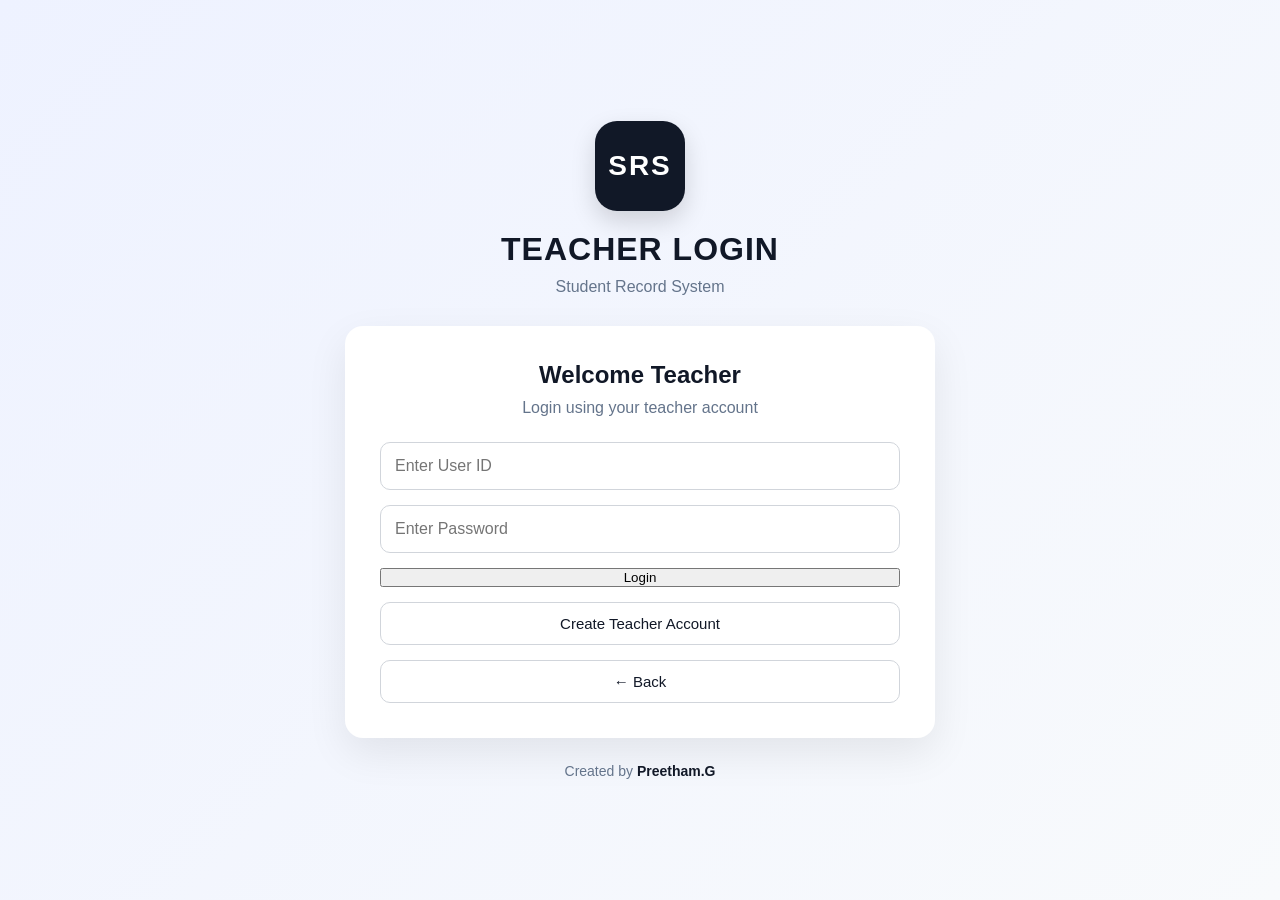
<file: frontend/students.html>
<!DOCTYPE html>
<html lang="en">

<head>

    <meta charset="UTF-8">

    <meta
        name="viewport"
        content="width=device-width, initial-scale=1.0"
    >

    <title>Students | Student Record System</title>

    <link
        rel="stylesheet"
        href="style.css"
    >

</head>

<body>

    <div class="students-page">

        <!-- HEADER -->

        <header class="students-header">

            <div class="students-brand">

                <div class="students-brand-icon">
                    🎓
                </div>

                <div>

                    <h1>
                        Student Record System
                    </h1>

                    <p>
                        Student Management
                    </p>

                </div>

            </div>

            <button
                class="back-dashboard-button"
                onclick="goToDashboard()"
            >
                ← Dashboard
            </button>

        </header>


        <!-- MAIN -->

        <main class="students-container">

            <!-- PAGE TITLE -->

            <section class="students-title-section">

                <div>

                    <span class="students-title-badge">
                        👨‍🎓 STUDENT MANAGEMENT
                    </span>

                    <h2>
                        All Students
                    </h2>

                    <p>
                        Search, filter and manage registered students.
                    </p>

                </div>

                <button
                    class="add-student-top-button"
                    onclick="goToAddStudent()"
                >
                    ➕ Add Student
                </button>

            </section>


            <!-- STATISTICS -->

            <section class="student-stat-grid">

                <div class="student-stat-card">

                    <div class="student-stat-icon">
                        👨‍🎓
                    </div>

                    <div>

                        <span>
                            Total Students
                        </span>

                        <strong id="totalStudents">
                            0
                        </strong>

                    </div>

                </div>


                <div class="student-stat-card">

                    <div class="student-stat-icon">
                        💻
                    </div>

                    <div>

                        <span>
                            Branches
                        </span>

                        <strong id="totalBranches">
                            0
                        </strong>

                    </div>

                </div>


                <div class="student-stat-card">

                    <div class="student-stat-icon">
                        🎓
                    </div>

                    <div>

                        <span>
                            Semesters
                        </span>

                        <strong id="totalSemesters">
                            0
                        </strong>

                    </div>

                </div>


                <div class="student-stat-card">

                    <div class="student-stat-icon">
                        👥
                    </div>

                    <div>

                        <span>
                            Sections
                        </span>

                        <strong id="totalSections">
                            0
                        </strong>

                    </div>

                </div>

            </section>


            <!-- SEARCH AND FILTERS -->

            <section class="student-filter-card">

                <div class="filter-heading">

                    <div class="filter-heading-icon">
                        🔎
                    </div>

                    <div>

                        <h3>
                            Search & Filter
                        </h3>

                        <p>
                            Find students quickly
                        </p>

                    </div>

                </div>


                <div class="student-filter-grid">

                    <div class="student-search-box">

                        <label for="studentSearch">
                            🔍 Search Student
                        </label>

                        <input
                            type="text"
                            id="studentSearch"
                            placeholder="Search by name or USN..."
                        >

                    </div>


                    <div>

                        <label for="branchFilter">
                            💻 Branch
                        </label>

                        <select id="branchFilter">

                            <option value="">
                                All Branches
                            </option>

                        </select>

                    </div>


                    <div>

                        <label for="semesterFilter">
                            🎓 Semester
                        </label>

                        <select id="semesterFilter">

                            <option value="">
                                All Semesters
                            </option>

                        </select>

                    </div>


                    <div>

                        <label for="sectionFilter">
                            👥 Section
                        </label>

                        <select id="sectionFilter">

                            <option value="">
                                All Sections
                            </option>

                        </select>

                    </div>

                </div>


                <div class="filter-actions">

                    <button
                        type="button"
                        class="clear-filter-button"
                        onclick="clearFilters()"
                    >
                        🔄 Clear Filters
                    </button>

                    <span id="resultCount">
                        0 students found
                    </span>

                </div>

            </section>


            <!-- STUDENT LIST -->

            <section class="student-list-card">

                <div class="student-list-header">

                    <div>

                        <h3>
                            📋 Student Records
                        </h3>

                        <p>
                            Registered students in the system
                        </p>

                    </div>

                </div>


                <div
                    id="studentsContainer"
                    class="students-table-container"
                >

                    <div class="student-loading-state">

                        <div>
                            ⏳
                        </div>

                        <h3>
                            Loading Students...
                        </h3>

                        <p>
                            Please wait while student records are loaded.
                        </p>

                    </div>

                </div>

            </section>

        </main>


        <!-- FOOTER -->

        <footer class="app-footer students-footer">

            <p>
                Student Record System
            </p>

            <span>
                Created by
                <strong>
                    Preetham.G
                </strong>
            </span>

        </footer>

    </div>


    <script src="students.js"></script>

</body>

</html>
</file>
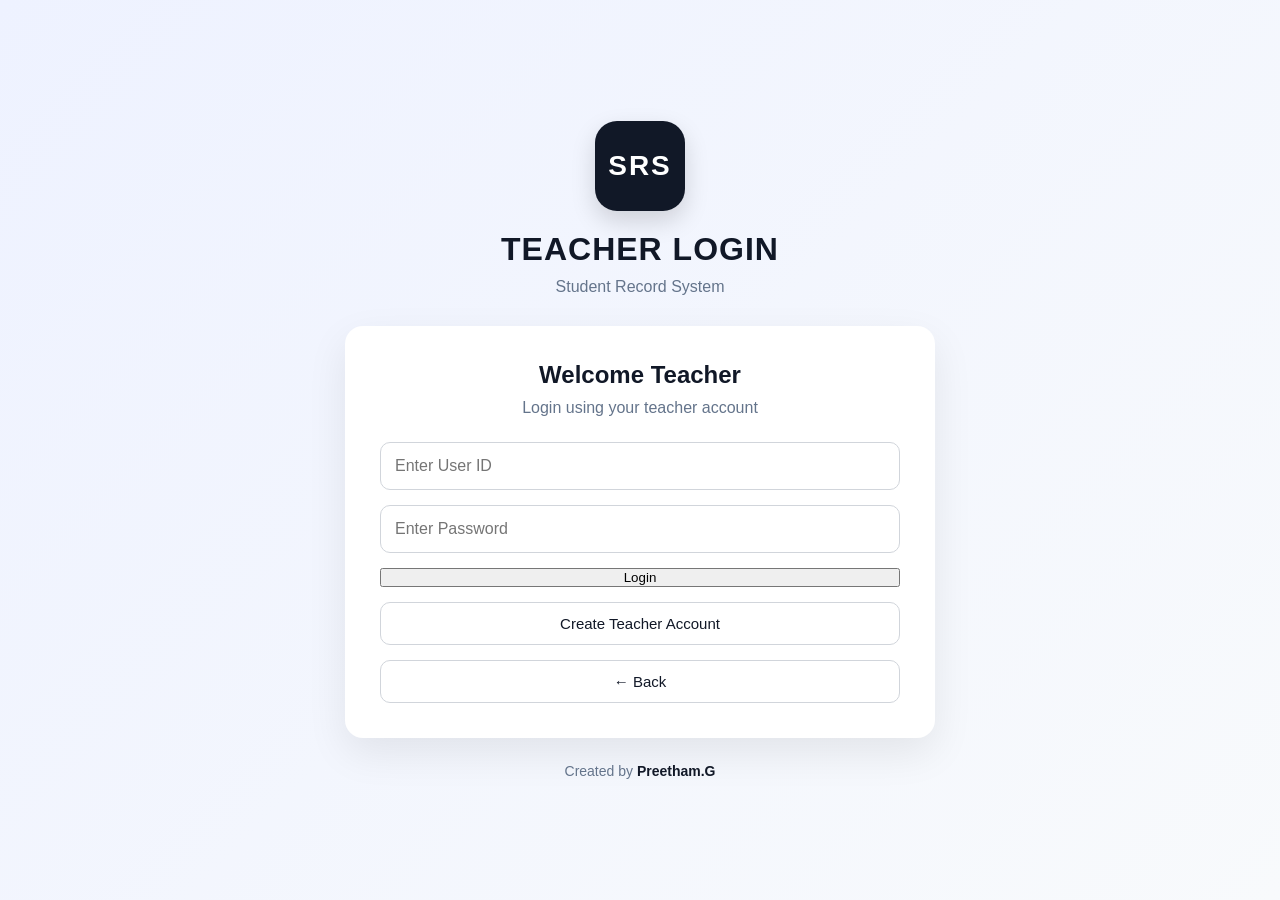
<file: frontend/teacher-dashboard.html>
<!DOCTYPE html>
<html lang="en">

<head>
    <meta charset="UTF-8">
    <meta name="viewport" content="width=device-width, initial-scale=1.0">

    <title>Teacher Dashboard | Student Record System</title>

    <link rel="stylesheet" href="style.css">
</head>

<body>

<div class="dashboard-page">

    <!-- HEADER -->
    <header class="dashboard-header">

        <div class="dashboard-brand">

            <div class="brand-icon">
                🎓
            </div>

            <div>
                <h1>Student Record System</h1>
                <p>Teacher Dashboard</p>
            </div>

        </div>

        <button
            class="dashboard-logout"
            onclick="teacherLogout()">

            🚪 Logout

        </button>

    </header>


    <!-- MAIN CONTENT -->
    <main class="dashboard-container">


        <!-- WELCOME -->
        <section class="dashboard-welcome">

            <div>

                <span class="welcome-label">
                    WELCOME BACK 👋
                </span>

                <h2>
                    Hello,
                    <span id="teacherName">
                        Teacher
                    </span>
                </h2>

                <p>
                    Manage students, marks, attendance and
                    announcements from one place.
                </p>

            </div>

            <div class="welcome-icon">
                👨‍🏫
            </div>

        </section>


        <!-- STATISTICS -->
        <section class="dashboard-stats">

            <div class="dashboard-stat-card">

                <div class="stat-icon">
                    👨‍🎓
                </div>

                <div class="stat-content">

                    <span>
                        Total Students
                    </span>

                    <strong id="totalStudents">
                        0
                    </strong>

                </div>

            </div>


            <div class="dashboard-stat-card">

                <div class="stat-icon">
                    💻
                </div>

                <div class="stat-content">

                    <span>
                        Branches
                    </span>

                    <strong id="totalBranches">
                        0
                    </strong>

                </div>

            </div>


            <div class="dashboard-stat-card">

                <div class="stat-icon">
                    🎓
                </div>

                <div class="stat-content">

                    <span>
                        Semesters
                    </span>

                    <strong id="totalSemesters">
                        0
                    </strong>

                </div>

            </div>


            <div class="dashboard-stat-card">

                <div class="stat-icon">
                    👥
                </div>

                <div class="stat-content">

                    <span>
                        Sections
                    </span>

                    <strong id="totalSections">
                        0
                    </strong>

                </div>

            </div>


            <div class="dashboard-stat-card">

                <div class="stat-icon">
                    📚
                </div>

                <div class="stat-content">

                    <span>
                        Marks Records
                    </span>

                    <strong id="totalMarks">
                        0
                    </strong>

                </div>

            </div>


            <div class="dashboard-stat-card">

                <div class="stat-icon">
                    📅
                </div>

                <div class="stat-content">

                    <span>
                        Attendance Records
                    </span>

                    <strong id="totalAttendance">
                        0
                    </strong>

                </div>

            </div>

        </section>


        <!-- MANAGEMENT -->
        <section class="dashboard-section">

            <div class="section-heading">

                <div>

                    <span>
                        MANAGEMENT CENTER
                    </span>

                    <h2>
                        Manage Your System
                    </h2>

                </div>

                <div class="section-heading-icon">
                    ⚡
                </div>

            </div>


            <div class="dashboard-grid">


                <!-- ADD STUDENT -->

                <button
                    class="dashboard-app-card"
                    onclick="openAddStudent()">

                    <div class="app-card-icon">
                        ➕
                    </div>

                    <div>

                        <h3>
                            Add Student
                        </h3>

                        <p>
                            Register a new student
                        </p>

                    </div>

                    <span class="card-arrow">
                        →
                    </span>

                </button>


                <!-- STUDENTS -->

                <button
                    class="dashboard-app-card"
                    onclick="openStudents()">

                    <div class="app-card-icon">
                        👨‍🎓
                    </div>

                    <div>

                        <h3>
                            Students
                        </h3>

                        <p>
                            View and manage students
                        </p>

                    </div>

                    <span class="card-arrow">
                        →
                    </span>

                </button>


                <!-- MARKS -->

                <button
                    class="dashboard-app-card"
                    onclick="openMarks()">

                    <div class="app-card-icon">
                        📚
                    </div>

                    <div>

                        <h3>
                            Marks
                        </h3>

                        <p>
                            Add, edit and manage marks
                        </p>

                    </div>

                    <span class="card-arrow">
                        →
                    </span>

                </button>


                <!-- ATTENDANCE -->

                <button
                    class="dashboard-app-card"
                    onclick="openAttendance()">

                    <div class="app-card-icon">
                        📅
                    </div>

                    <div>

                        <h3>
                            Attendance
                        </h3>

                        <p>
                            Manage class attendance
                        </p>

                    </div>

                    <span class="card-arrow">
                        →
                    </span>

                </button>


                <!-- UPDATE STUDENT -->

                <button
                    class="dashboard-app-card"
                    onclick="openUpdateStudent()">

                    <div class="app-card-icon">
                        ✏️
                    </div>

                    <div>

                        <h3>
                            Update Student
                        </h3>

                        <p>
                            Edit student information
                        </p>

                    </div>

                    <span class="card-arrow">
                        →
                    </span>

                </button>


                <!-- DELETE STUDENT -->

                <button
                    class="dashboard-app-card dashboard-delete-card"
                    onclick="openDeleteStudent()">

                    <div class="app-card-icon">
                        🗑️
                    </div>

                    <div>

                        <h3>
                            Delete Student
                        </h3>

                        <p>
                            Remove a student record
                        </p>

                    </div>

                    <span class="card-arrow">
                        →
                    </span>

                </button>


                <!-- ANNOUNCEMENTS -->

                <button
                    class="dashboard-app-card"
                    onclick="openAnnouncements()">

                    <div class="app-card-icon">
                        📢
                    </div>

                    <div>

                        <h3>
                            Announcements
                        </h3>

                        <p>
                            Create and manage student announcements
                        </p>

                    </div>

                    <span class="card-arrow">
                        →
                    </span>

                </button>


            </div>

        </section>


        <!-- QUICK INFO -->

        <section class="dashboard-info-card">

            <div class="info-icon">
                💡
            </div>

            <div>

                <h3>
                    Student Record System
                </h3>

                <p>
                    Keep student information, academic marks,
                    attendance and announcements organized
                    in one secure system.
                </p>

            </div>

        </section>

    </main>


    <!-- FOOTER -->

    <footer class="dashboard-footer">

        <p>
            Created by
            <strong>
                Preetham.G
            </strong>
        </p>

    </footer>

</div>


<script src="teacher-dashboard.js"></script>

</body>

</html>
</file>
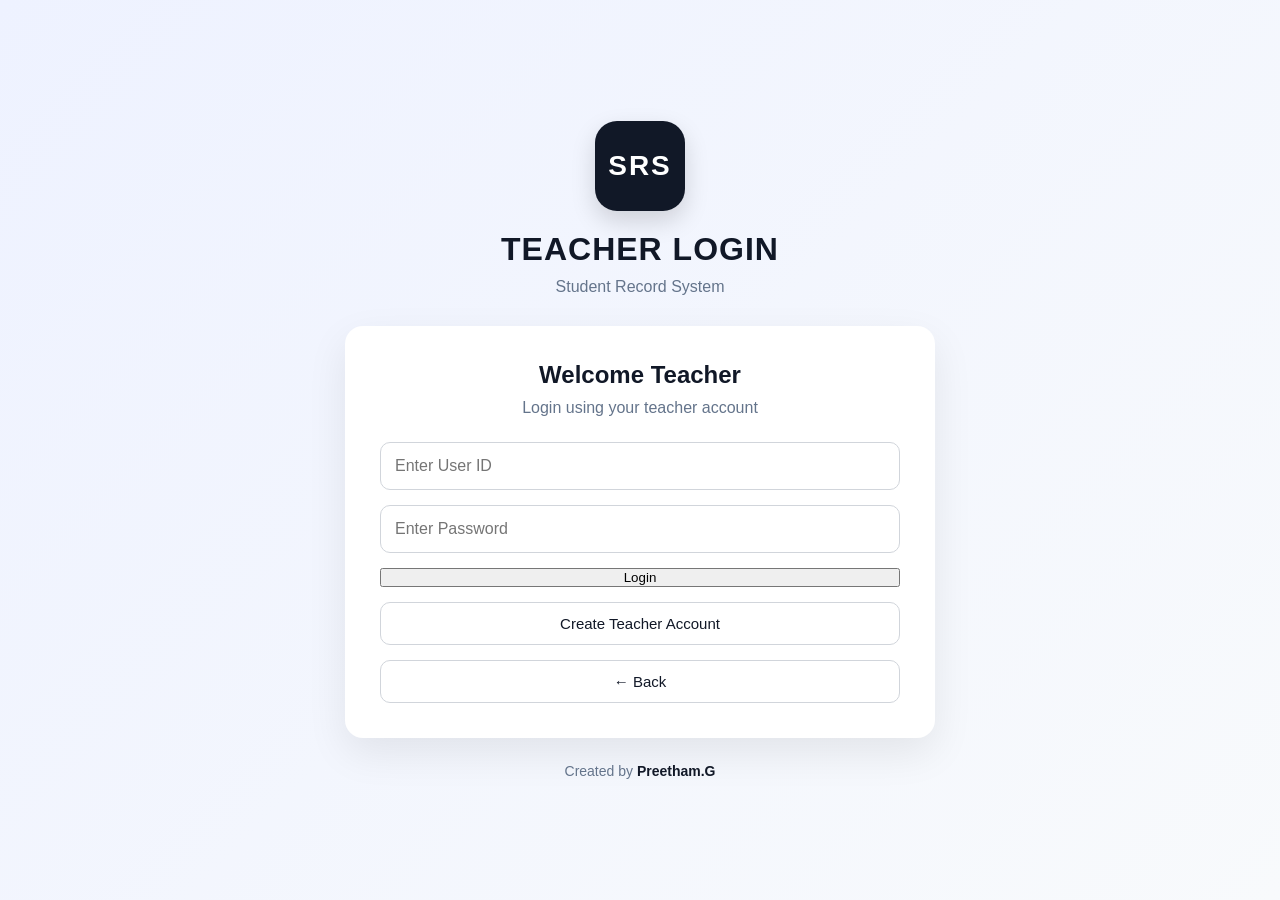
<file: frontend/teacher-login.html>
<!DOCTYPE html>
<html lang="en">
<head>
    <meta charset="UTF-8">
    <meta name="viewport" content="width=device-width, initial-scale=1.0">

    <title>Teacher Login - Student Record System</title>

    <link rel="stylesheet" href="style.css">
</head>

<body>

    <div class="home-container">

        <div class="logo-placeholder">
            SRS
        </div>

        <h1>TEACHER LOGIN</h1>

        <p class="tagline">
            Student Record System
        </p>

        <div class="login-card">

            <h2>Welcome Teacher</h2>

            <p>
                Login using your teacher account
            </p>

            <form id="teacherLoginForm">

                <input
                    type="text"
                    id="teacherUserId"
                    placeholder="Enter User ID"
                    required
                >

                <input
                    type="password"
                    id="teacherPassword"
                    placeholder="Enter Password"
                    required
                >

                <button type="submit">
                    Login
                </button>

            </form>

          <button class="back-button" onclick="window.location.href='teacher-register.html'">
    Create Teacher Account
</button>

<button class="back-button" onclick="window.location.href='index.html'">
    ← Back
</button>

        </div>

        <p class="creator">
            Created by <strong>Preetham.G</strong>
        </p>

    </div>

    <script src="teacher-login.js"></script>

</body>
</html>
</file>
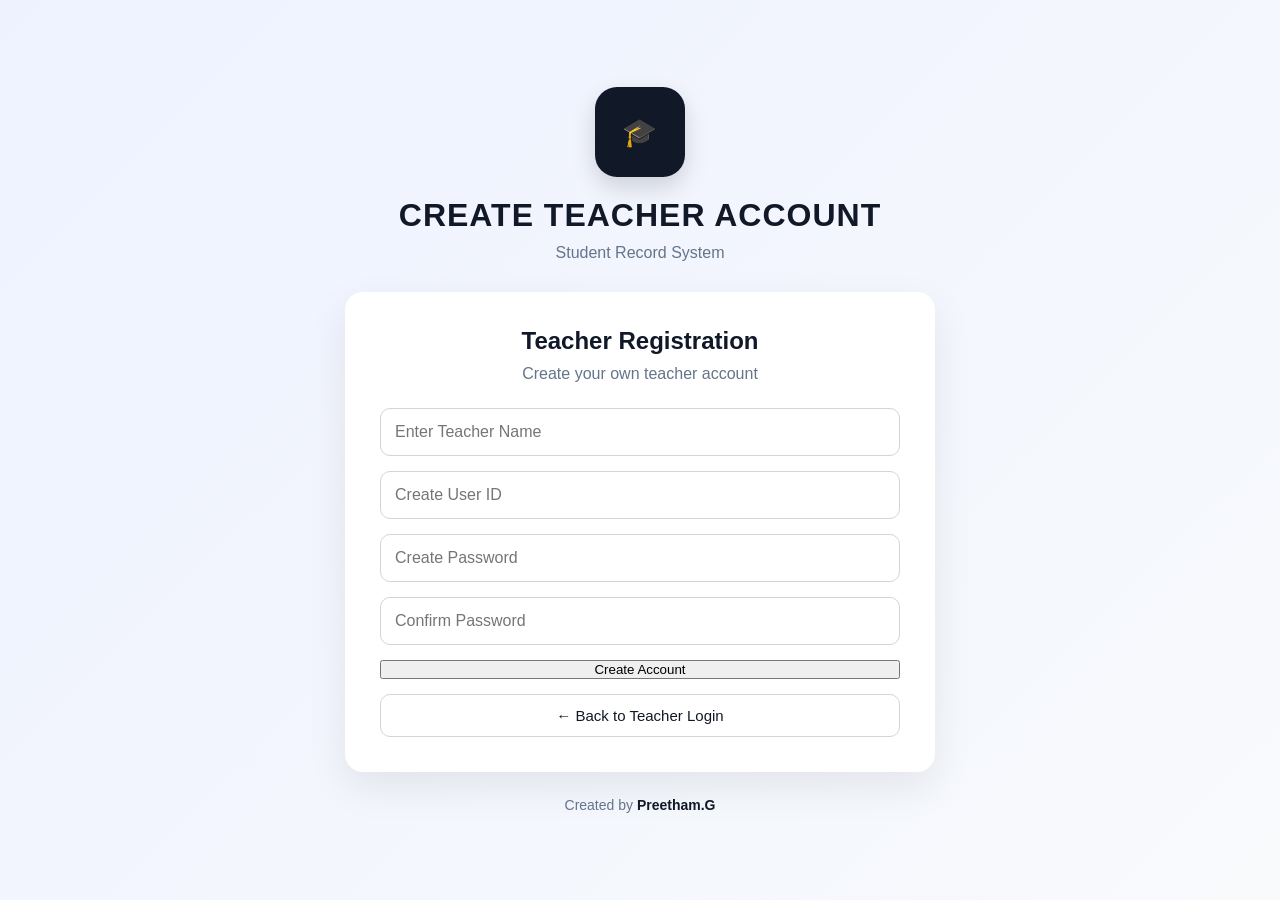
<file: frontend/teacher-register.html>
<!DOCTYPE html>
<html lang="en">
<head>
    <meta charset="UTF-8">
    <meta name="viewport" content="width=device-width, initial-scale=1.0">

    <title>Create Teacher Account</title>

    <link rel="stylesheet" href="style.css">
</head>

<body>

    <div class="home-container">

        <div class="logo-placeholder">
            🎓
        </div>

        <h1>CREATE TEACHER ACCOUNT</h1>

        <p class="tagline">
            Student Record System
        </p>

        <div class="login-card">

            <h2>Teacher Registration</h2>

            <p>
                Create your own teacher account
            </p>

            <form id="teacherRegisterForm">

                <input
                    type="text"
                    id="teacherName"
                    placeholder="Enter Teacher Name"
                    required
                >

                <input
                    type="text"
                    id="newTeacherUserId"
                    placeholder="Create User ID"
                    required
                >

                <input
                    type="password"
                    id="newTeacherPassword"
                    placeholder="Create Password"
                    required
                >

                <input
                    type="password"
                    id="confirmTeacherPassword"
                    placeholder="Confirm Password"
                    required
                >

                <button type="submit">
                    Create Account
                </button>

            </form>

           <button class="back-button" onclick="window.location.href='teacher-login.html'">
    ← Back to Teacher Login
</button>
        </div>

        <p class="creator">
            Created by <strong>Preetham.G</strong>
        </p>

    </div>

   <script src="teacher-register.js"></script>

</body>
</html>
</file>
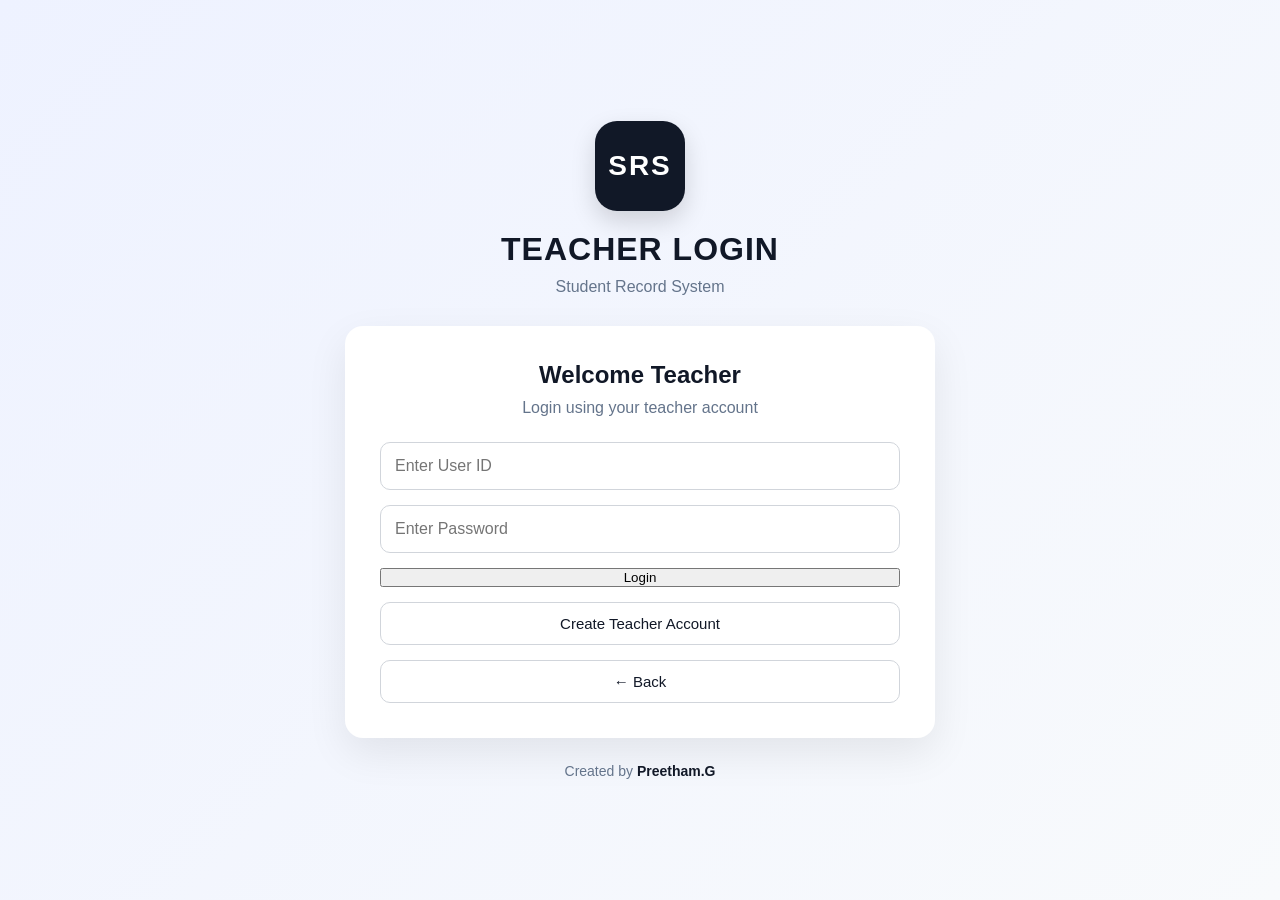
<file: frontend/update-student.html>
<!DOCTYPE html>
<html lang="en">

<head>

    <meta charset="UTF-8">

    <meta name="viewport" content="width=device-width, initial-scale=1.0">

    <title>Update Student</title>

    <link rel="stylesheet" href="style.css">

</head>


<body>

    <div class="app-container">


        <!-- Top Bar -->

        <header class="app-header">

            <div>

                <h1>🎓 Student Record System</h1>

                <p>Update Student</p>

            </div>


            <button class="logout-button" onclick="goBack()">

                ← Back

            </button>

        </header>



        <!-- Welcome Card -->

        <section class="welcome-card">

            <div>

                <h2>✏️ Update Student</h2>

                <p>

                    Search and update student information.

                </p>

            </div>


            <div class="teacher-icon">

                📝

            </div>

        </section>



        <!-- Update Section -->

        <section class="update-section">


            <!-- Search -->

            <div class="update-search">

                <div>

                    <h2>🔍 Find Student</h2>

                    <p>Search using student name or USN.</p>

                </div>


                <div class="student-search">

                    <span>🔍</span>

                    <input
                        type="text"
                        id="searchStudent"
                        placeholder="Search name or USN..."
                    >

                </div>

            </div>



            <!-- Student Selection -->

            <div id="studentResults">

                <p class="loading-text">

                    Loading students...

                </p>

            </div>



            <!-- Edit Form -->

            <div id="editStudentArea" class="edit-student-area hidden">

                <h2>📝 Edit Student Details</h2>

                <p class="edit-subtitle">

                    Update the information and save your changes.

                </p>


                <form id="updateStudentForm">


                    <div class="form-grid">


                        <div class="form-group">

                            <label>Student Name</label>

                            <input
                                type="text"
                                id="editName"
                                required
                            >

                        </div>


                        <div class="form-group">

                            <label>USN</label>

                            <input
                                type="text"
                                id="editUSN"
                                required
                            >

                        </div>


                        <div class="form-group">

                            <label>Branch</label>

                            <input
                                type="text"
                                id="editBranch"
                                required
                            >

                        </div>


                        <div class="form-group">

                            <label>Semester</label>

                            <input
                                type="number"
                                id="editSemester"
                                min="1"
                                max="8"
                                required
                            >

                        </div>


                        <div class="form-group">

                            <label>Section</label>

                            <input
                                type="text"
                                id="editSection"
                                required
                            >

                        </div>


                        <div class="form-group">

                            <label>Email</label>

                            <input
                                type="email"
                                id="editEmail"
                                required
                            >

                        </div>


                        <div class="form-group">

                            <label>Phone Number</label>

                            <input
                                type="tel"
                                id="editPhone"
                                required
                            >

                        </div>


                    </div>


                    <div class="form-actions">

                        <button
                            type="button"
                            class="cancel-button"
                            onclick="cancelEdit()"
                        >

                            ✖ Cancel

                        </button>


                        <button
                            type="submit"
                            class="save-button"
                        >

                            💾 Save Changes

                        </button>

                    </div>


                </form>

            </div>


        </section>



        <!-- Footer -->

        <footer class="app-footer">

            <p>

                Created by <strong>Preetham.G</strong>

            </p>

        </footer>


    </div>



    <script src="update-student.js"></script>


</body>

</html>
</file>
<file: frontend/style.css>
* {
    margin: 0;
    padding: 0;
    box-sizing: border-box;
}

body {
    font-family: Arial, sans-serif;
    min-height: 100vh;
    background: linear-gradient(135deg, #eef2ff, #f8fafc);
    display: flex;
    justify-content: center;
    align-items: center;
}

.home-container {
    width: 100%;
    max-width: 650px;
    text-align: center;
    padding: 30px;
}

.logo-placeholder {
    width: 90px;
    height: 90px;
    margin: 0 auto 20px;
    border-radius: 22px;
    background: #111827;
    color: white;

    display: flex;
    justify-content: center;
    align-items: center;

    font-size: 28px;
    font-weight: bold;
    letter-spacing: 2px;

    box-shadow: 0 10px 25px rgba(0, 0, 0, 0.15);
}

h1 {
    font-size: 32px;
    color: #111827;
    letter-spacing: 1px;
    margin-bottom: 10px;
}

.tagline {
    color: #64748b;
    font-size: 16px;
    margin-bottom: 30px;
}

.login-card {
    background: white;
    padding: 35px;
    border-radius: 18px;

    box-shadow: 0 15px 40px rgba(0, 0, 0, 0.08);
}

.login-card h2 {
    font-size: 24px;
    color: #111827;
    margin-bottom: 10px;
}

.login-card p {
    color: #64748b;
    margin-bottom: 25px;
}

.login-buttons {
    display: flex;
    gap: 15px;
}

.login-buttons button {
    flex: 1;
    padding: 14px;
    border: none;
    border-radius: 10px;

    background: #111827;
    color: white;

    font-size: 16px;
    font-weight: bold;

    cursor: pointer;
    transition: 0.2s;
}

.login-buttons button:hover {
    transform: translateY(-2px);
    background: #374151;
}

.creator {
    margin-top: 25px;
    color: #64748b;
    font-size: 14px;
}

.creator strong {
    color: #111827;
}

@media (max-width: 600px) {

    h1 {
        font-size: 25px;
    }

    .login-buttons {
        flex-direction: column;
    }

    .login-card {
        padding: 25px;
    }
}

.login-card form {
    display: flex;
    flex-direction: column;
    gap: 15px;
}

.login-card input {
    width: 100%;
    padding: 14px;
    border: 1px solid #d1d5db;
    border-radius: 10px;
    font-size: 16px;
    outline: none;
}

.login-card input:focus {
    border-color: #111827;
}

.back-button {
    margin-top: 15px;
    padding: 12px;
    width: 100%;
    border: 1px solid #d1d5db !important;
    background: white !important;
    color: #111827 !important;
    border-radius: 10px;
    font-size: 15px;
    cursor: pointer;
}

.back-button:hover {
    background: #f3f4f6 !important;
    transform: none !important;
}

/* ============================= */
/* TEACHER DASHBOARD APP DESIGN */
/* ============================= */

.app-container {
    min-height: 100vh;
    padding: 25px;
    background: linear-gradient(135deg, #eef2ff, #f8fafc);
    box-sizing: border-box;
}

/* Top Bar */
.app-header {
    max-width: 1100px;
    margin: auto;
    display: flex;
    justify-content: space-between;
    align-items: center;
    background: white;
    padding: 20px 25px;
    border-radius: 20px;
    box-shadow: 0 8px 25px rgba(0, 0, 0, 0.08);
}

.app-header h1 {
    margin: 0;
    font-size: 25px;
    color: #1e293b;
}

.app-header p {
    margin: 5px 0 0;
    color: #64748b;
}

/* Logout */
.logout-button {
    border: none;
    background: #ef4444;
    color: white;
    padding: 12px 20px;
    border-radius: 12px;
    font-size: 15px;
    cursor: pointer;
    transition: 0.3s;
}

.logout-button:hover {
    background: #dc2626;
    transform: translateY(-2px);
}

/* Welcome Card */
.welcome-card {
    max-width: 1100px;
    margin: 25px auto;
    padding: 30px;
    border-radius: 22px;
    background: linear-gradient(135deg, #4f46e5, #7c3aed);
    color: white;
    display: flex;
    justify-content: space-between;
    align-items: center;
    box-shadow: 0 12px 30px rgba(79, 70, 229, 0.25);
}

.welcome-card h2 {
    margin: 0 0 8px;
    font-size: 28px;
}

.welcome-card p {
    margin: 0;
    opacity: 0.9;
}

.teacher-icon {
    font-size: 65px;
}

/* App Grid */
.app-grid {
    max-width: 1100px;
    margin: 25px auto;
    display: grid;
    grid-template-columns: repeat(3, 1fr);
    gap: 20px;
}

/* App Buttons */
.app-button {
    border: none;
    background: white;
    padding: 25px;
    border-radius: 20px;
    text-align: left;
    cursor: pointer;
    box-shadow: 0 8px 22px rgba(0, 0, 0, 0.07);
    transition: 0.3s;
    min-height: 180px;
}

.app-button:hover {
    transform: translateY(-7px);
    box-shadow: 0 15px 30px rgba(0, 0, 0, 0.12);
}

.app-icon {
    display: block;
    font-size: 40px;
    margin-bottom: 15px;
}

.app-title {
    display: block;
    font-size: 20px;
    font-weight: bold;
    color: #1e293b;
    margin-bottom: 8px;
}

.app-description {
    display: block;
    font-size: 14px;
    color: #64748b;
    line-height: 1.5;
}

/* Delete Button */
.delete-button {
    border: 2px solid #fee2e2;
}

.delete-button:hover {
    background: #fff7f7;
}

/* Footer */
.app-footer {
    max-width: 1100px;
    margin: 30px auto 10px;
    text-align: center;
    color: #64748b;
}

.app-footer strong {
    color: #4f46e5;
}

/* Mobile */
@media (max-width: 800px) {

    .app-grid {
        grid-template-columns: repeat(2, 1fr);
    }

}

@media (max-width: 550px) {

    .app-container {
        padding: 15px;
    }

    .app-header {
        padding: 18px;
    }

    .app-header h1 {
        font-size: 19px;
    }

    .logout-button {
        padding: 10px 12px;
        font-size: 13px;
    }

    .welcome-card {
        padding: 22px;
    }

    .welcome-card h2 {
        font-size: 22px;
    }

    .teacher-icon {
        font-size: 45px;
    }

    .app-grid {
        grid-template-columns: 1fr;
    }

}
/* =============================== */
/* STUDENTS PAGE DESIGN */
/* =============================== */

.students-section {
    max-width: 1100px;
    margin: 25px auto;
    background: white;
    padding: 30px;
    border-radius: 22px;
    box-shadow: 0 8px 25px rgba(0, 0, 0, 0.07);
}

.students-section > h2 {
    margin-top: 0;
    margin-bottom: 25px;
    color: #1e293b;
    font-size: 24px;
}


/* Student Card */

.student-card {
    background: #f8fafc;
    border: 1px solid #e2e8f0;
    border-radius: 18px;
    padding: 22px;
    margin-bottom: 18px;
    transition: 0.3s;
}

.student-card:hover {
    transform: translateY(-4px);
    box-shadow: 0 10px 25px rgba(0, 0, 0, 0.08);
    border-color: #c7d2fe;
}


/* Student Name */

.student-card h3 {
    margin: 0 0 18px;
    font-size: 21px;
    color: #4f46e5;
}


/* Student Details */

.student-card p {
    margin: 9px 0;
    color: #475569;
    font-size: 15px;
}

.student-card strong {
    color: #1e293b;
}


/* Mobile */

@media (max-width: 600px) {

    .students-section {
        padding: 20px;
    }

    .student-card {
        padding: 18px;
    }

    .student-card h3 {
        font-size: 19px;
    }

}
/* =============================== */
/* ADVANCED STUDENTS PAGE */
/* =============================== */

.students-top {
    display: flex;
    justify-content: space-between;
    align-items: center;
    gap: 25px;
    margin-bottom: 25px;
}

.students-top h2 {
    margin: 0 0 6px;
    color: #1e293b;
}

.students-top p {
    margin: 0;
    color: #64748b;
    font-size: 14px;
}


/* Search */

.student-search {
    display: flex;
    align-items: center;
    gap: 10px;
    background: #f8fafc;
    border: 1px solid #e2e8f0;
    border-radius: 14px;
    padding: 12px 16px;
    min-width: 280px;
}

.student-search span {
    font-size: 18px;
}

.student-search input {
    border: none;
    outline: none;
    background: transparent;
    width: 100%;
    font-size: 14px;
}


/* Student Card */

.student-card {
    background: white;
    border: 1px solid #e2e8f0;
    border-radius: 20px;
    padding: 22px;
    margin-bottom: 18px;
    transition: 0.3s;
}

.student-card:hover {
    transform: translateY(-4px);
    box-shadow: 0 12px 30px rgba(0, 0, 0, 0.09);
}


/* Card Top */

.student-card-top {
    display: flex;
    align-items: center;
    gap: 15px;
    padding-bottom: 18px;
    border-bottom: 1px solid #e2e8f0;
}

.student-number {
    font-size: 13px;
    color: #64748b;
    font-weight: bold;
}

.student-avatar {
    width: 55px;
    height: 55px;
    border-radius: 50%;
    background: #eef2ff;
    display: flex;
    align-items: center;
    justify-content: center;
    font-size: 28px;
}

.student-main-info h3 {
    margin: 0 0 5px;
    color: #1e293b;
    font-size: 20px;
}

.student-main-info p {
    margin: 0;
    color: #4f46e5;
    font-weight: 600;
    font-size: 14px;
}


/* Details Grid */

.student-details {
    display: grid;
    grid-template-columns: repeat(3, 1fr);
    gap: 15px;
    padding-top: 20px;
}

.detail-item {
    display: flex;
    align-items: center;
    gap: 10px;
    background: #f8fafc;
    padding: 12px;
    border-radius: 12px;
}

.detail-icon {
    font-size: 20px;
}

.detail-item small {
    display: block;
    color: #64748b;
    font-size: 11px;
    margin-bottom: 3px;
}

.detail-item strong {
    display: block;
    color: #1e293b;
    font-size: 13px;
    word-break: break-word;
}


/* Empty State */

.empty-students {
    text-align: center;
    padding: 50px 20px;
    color: #64748b;
}

.empty-icon {
    font-size: 50px;
    margin-bottom: 10px;
}

.empty-students h3 {
    color: #1e293b;
    margin: 10px 0;
}

.empty-students p {
    margin: 0;
}


/* Mobile */

@media (max-width: 800px) {

    .students-top {
        flex-direction: column;
        align-items: stretch;
    }

    .student-search {
        min-width: auto;
    }

    .student-details {
        grid-template-columns: repeat(2, 1fr);
    }

}


@media (max-width: 550px) {

    .student-details {
        grid-template-columns: 1fr;
    }

    .student-card {
        padding: 18px;
    }

    .student-card-top {
        gap: 10px;
    }

    .student-avatar {
        width: 45px;
        height: 45px;
        font-size: 23px;
    }

    .student-main-info h3 {
        font-size: 17px;
    }

}
/* =============================== */
/* UPDATE STUDENT PAGE */
/* =============================== */

.update-section {
    max-width: 1100px;
    margin: 25px auto;
    background: white;
    padding: 30px;
    border-radius: 22px;
    box-shadow: 0 8px 25px rgba(0, 0, 0, 0.07);
}


/* Search Header */

.update-search {
    display: flex;
    justify-content: space-between;
    align-items: center;
    gap: 25px;
    margin-bottom: 25px;
}

.update-search h2 {
    margin: 0 0 6px;
    color: #1e293b;
}

.update-search p {
    margin: 0;
    color: #64748b;
    font-size: 14px;
}


/* Student Search */

.update-search .student-search {
    min-width: 300px;
}


/* Student Result Card */

.update-student-card {
    display: flex;
    justify-content: space-between;
    align-items: center;
    gap: 20px;

    background: #f8fafc;

    border: 1px solid #e2e8f0;

    border-radius: 18px;

    padding: 18px;

    margin-bottom: 14px;

    transition: 0.3s;
}

.update-student-card:hover {
    transform: translateY(-3px);

    box-shadow:
        0 10px 25px rgba(0, 0, 0, 0.08);
}


/* Student Info */

.update-student-info {
    display: flex;
    align-items: center;
    gap: 15px;
}

.update-student-info h3 {
    margin: 0 0 5px;

    color: #1e293b;

    font-size: 18px;
}

.update-student-info p {
    margin: 0;

    color: #4f46e5;

    font-weight: 600;

    font-size: 14px;
}


/* Edit Button */

.edit-button {
    border: none;

    background: #4f46e5;

    color: white;

    padding: 11px 18px;

    border-radius: 10px;

    font-size: 14px;

    cursor: pointer;

    transition: 0.3s;
}

.edit-button:hover {
    background: #4338ca;

    transform: translateY(-2px);
}


/* Edit Area */

.edit-student-area {
    margin-top: 30px;

    padding: 28px;

    border-radius: 18px;

    background: #f8fafc;

    border: 1px solid #e2e8f0;
}

.edit-student-area h2 {
    margin: 0 0 5px;

    color: #1e293b;
}

.edit-subtitle {
    margin: 0 0 25px;

    color: #64748b;

    font-size: 14px;
}


/* Form Grid */

.form-grid {
    display: grid;

    grid-template-columns:
        repeat(2, 1fr);

    gap: 18px;
}


/* Form Group */

.form-group {
    display: flex;

    flex-direction: column;

    gap: 7px;
}

.form-group label {
    font-size: 13px;

    font-weight: 600;

    color: #334155;
}

.form-group input {
    width: 100%;

    box-sizing: border-box;

    padding: 12px 14px;

    border: 1px solid #cbd5e1;

    border-radius: 10px;

    outline: none;

    font-size: 14px;

    background: white;
}

.form-group input:focus {
    border-color: #6366f1;

    box-shadow:
        0 0 0 3px rgba(99, 102, 241, 0.12);
}


/* Form Actions */

.form-actions {
    display: flex;

    justify-content: flex-end;

    gap: 12px;

    margin-top: 25px;
}


/* Cancel */

.cancel-button {
    border: 1px solid #cbd5e1;

    background: white;

    color: #475569;

    padding: 12px 20px;

    border-radius: 10px;

    cursor: pointer;

    font-size: 14px;
}

.cancel-button:hover {
    background: #f1f5f9;
}


/* Save */

.save-button {
    border: none;

    background: #16a34a;

    color: white;

    padding: 12px 22px;

    border-radius: 10px;

    cursor: pointer;

    font-size: 14px;

    font-weight: 600;

    transition: 0.3s;
}

.save-button:hover {
    background: #15803d;

    transform: translateY(-2px);
}


/* Hidden */

.hidden {
    display: none;
}


/* Loading */

.loading-text {
    text-align: center;

    padding: 30px;

    color: #64748b;
}


/* Mobile */

@media (max-width: 700px) {

    .update-search {
        flex-direction: column;

        align-items: stretch;
    }

    .update-search .student-search {
        min-width: auto;
    }

    .form-grid {
        grid-template-columns: 1fr;
    }

    .update-student-card {
        align-items: flex-start;
    }

}


@media (max-width: 500px) {

    .update-section {
        padding: 20px;
    }

    .update-student-card {
        flex-direction: column;
    }

    .edit-button {
        width: 100%;
    }

    .form-actions {
        flex-direction: column;
    }

    .cancel-button,
    .save-button {
        width: 100%;
    }

}
/* =============================== */
/* MARKS PAGE */
/* =============================== */

.existing-marks {
    margin-top: 35px;
    padding-top: 25px;
    border-top: 1px solid #e2e8f0;
}

.existing-marks h2 {
    margin: 0 0 20px;
    color: #1e293b;
}

.mark-card {
    display: flex;
    justify-content: space-between;
    align-items: center;
    gap: 20px;
    background: white;
    border: 1px solid #e2e8f0;
    border-radius: 16px;
    padding: 18px;
    margin-bottom: 14px;
    transition: 0.3s;
}

.mark-card:hover {
    transform: translateY(-3px);
    box-shadow: 0 8px 20px rgba(0, 0, 0, 0.08);
}

.mark-card h3 {
    margin: 0 0 8px;
    color: #4f46e5;
    font-size: 18px;
}

.mark-card p {
    margin: 5px 0;
    color: #64748b;
    font-size: 14px;
}

.mark-card p strong {
    color: #1e293b;
}

.mark-total {
    min-width: 100px;
    text-align: center;
    background: #eef2ff;
    padding: 12px;
    border-radius: 12px;
}

.mark-total span {
    display: block;
    color: #64748b;
    font-size: 12px;
    margin-bottom: 4px;
}

.mark-total strong {
    color: #4f46e5;
    font-size: 18px;
}

@media (max-width: 600px) {

    .mark-card {
        flex-direction: column;
        align-items: stretch;
    }

    .mark-total {
        width: auto;
    }

}
.mark-information {
    flex: 1;
}

.edit-mark-button {
    border: none;
    background: #4f46e5;
    color: white;
    padding: 10px 16px;
    border-radius: 10px;
    cursor: pointer;
    font-size: 14px;
    font-weight: 600;
    transition: 0.3s;
}

.edit-mark-button:hover {
    background: #4338ca;
    transform: translateY(-2px);
}

.mark-card {
    flex-wrap: wrap;
}

@media (max-width: 600px) {

    .edit-mark-button {
        width: 100%;
    }

}
/* =============================== */
/* DELETE STUDENT PAGE */
/* =============================== */

.delete-section {
    max-width: 1100px;
    margin: 25px auto;
    background: white;
    padding: 30px;
    border-radius: 22px;
    box-shadow: 0 8px 25px rgba(0, 0, 0, 0.07);
}

.delete-welcome {
    background: linear-gradient(135deg, #dc2626, #b91c1c);
}

.delete-student-card {
    display: flex;
    justify-content: space-between;
    align-items: center;
    gap: 20px;
    background: #fff7f7;
    border: 1px solid #fecaca;
    border-radius: 18px;
    padding: 18px;
    margin-bottom: 14px;
    transition: 0.3s;
}

.delete-student-card:hover {
    transform: translateY(-3px);
    box-shadow: 0 10px 25px rgba(220, 38, 38, 0.10);
}

.delete-student-info {
    display: flex;
    align-items: center;
    gap: 15px;
}

.delete-student-info h3 {
    margin: 0 0 5px;
    color: #1e293b;
    font-size: 18px;
}

.delete-student-info p {
    margin: 0 0 5px;
    color: #dc2626;
    font-weight: 600;
    font-size: 14px;
}

.delete-student-info small {
    color: #64748b;
    font-size: 12px;
}

.delete-confirm-button {
    border: none;
    background: #dc2626;
    color: white;
    padding: 11px 18px;
    border-radius: 10px;
    cursor: pointer;
    font-size: 14px;
    font-weight: 600;
    transition: 0.3s;
}

.delete-confirm-button:hover {
    background: #b91c1c;
    transform: translateY(-2px);
}

@media (max-width: 600px) {

    .delete-section {
        padding: 20px;
    }

    .delete-student-card {
        flex-direction: column;
        align-items: stretch;
    }

    .delete-confirm-button {
        width: 100%;
    }

}
/* =============================== */
/* ATTENDANCE PAGE */
/* =============================== */

.attendance-section {
    max-width: 1100px;
    margin: 25px auto;
    background: white;
    padding: 30px;
    border-radius: 22px;
    box-shadow: 0 8px 25px rgba(0, 0, 0, 0.07);
}

.attendance-welcome {
    background: linear-gradient(135deg, #0891b2, #2563eb);
}

.attendance-summary {
    display: grid;
    grid-template-columns: repeat(4, 1fr);
    gap: 15px;
    margin: 25px 0;
}

.attendance-summary-card {
    background: white;
    border: 1px solid #e2e8f0;
    border-radius: 16px;
    padding: 18px;
    text-align: center;
    box-shadow: 0 5px 15px rgba(0, 0, 0, 0.05);
}

.attendance-summary-card span {
    display: block;
    font-size: 25px;
    margin-bottom: 8px;
}

.attendance-summary-card small {
    display: block;
    color: #64748b;
    font-size: 12px;
    margin-bottom: 5px;
}

.attendance-summary-card strong {
    display: block;
    color: #1e293b;
    font-size: 22px;
}

#attendanceForm {
    margin-top: 25px;
}

.form-group select {
    width: 100%;
    box-sizing: border-box;
    padding: 12px 14px;
    border: 1px solid #cbd5e1;
    border-radius: 10px;
    outline: none;
    font-size: 14px;
    background: white;
    cursor: pointer;
}

.form-group select:focus {
    border-color: #6366f1;
    box-shadow: 0 0 0 3px rgba(99, 102, 241, 0.12);
}

.existing-attendance {
    margin-top: 35px;
    padding-top: 25px;
    border-top: 1px solid #e2e8f0;
}

.existing-attendance h2 {
    margin: 0 0 20px;
    color: #1e293b;
}

.attendance-record {
    display: flex;
    justify-content: space-between;
    align-items: center;
    gap: 20px;
    background: #f8fafc;
    border: 1px solid #e2e8f0;
    border-radius: 16px;
    padding: 16px 18px;
    margin-bottom: 12px;
    transition: 0.3s;
}

.attendance-record:hover {
    transform: translateY(-2px);
    box-shadow: 0 8px 20px rgba(0, 0, 0, 0.07);
}

.attendance-record-info {
    display: flex;
    align-items: center;
    gap: 20px;
}

.attendance-date {
    color: #334155;
    font-size: 14px;
    min-width: 150px;
}

.attendance-date strong {
    margin-left: 6px;
}

.present-status,
.absent-status {
    padding: 7px 12px;
    border-radius: 20px;
    font-size: 12px;
    font-weight: 700;
}

.present-status {
    background: #dcfce7;
    color: #15803d;
}

.absent-status {
    background: #fee2e2;
    color: #b91c1c;
}

@media (max-width: 800px) {

    .attendance-summary {
        grid-template-columns: repeat(2, 1fr);
    }

}

@media (max-width: 600px) {

    .attendance-section {
        padding: 20px;
    }

    .attendance-summary {
        grid-template-columns: 1fr 1fr;
        gap: 10px;
    }

    .attendance-summary-card {
        padding: 14px;
    }

    .attendance-record {
        flex-direction: column;
        align-items: stretch;
    }

    .attendance-record-info {
        flex-direction: column;
        align-items: flex-start;
        gap: 10px;
    }

    .attendance-date {
        min-width: auto;
    }

    .attendance-record .edit-mark-button {
        width: 100%;
    }

}

@media (max-width: 400px) {

    .attendance-summary {
        grid-template-columns: 1fr;
    }

}
/* ==================================================
   ATTENDANCE PAGE - MODERN APP DESIGN
   ================================================== */

.attendance-page {
    max-width: 1200px;
}


/* ===============================
   ATTENDANCE HEADER
   =============================== */

.attendance-header {
    margin-bottom: 24px;
}

.brand-area {
    display: flex;
    align-items: center;
    gap: 14px;
}

.brand-icon {
    width: 54px;
    height: 54px;

    display: flex;
    align-items: center;
    justify-content: center;

    background: #ffffff;

    border-radius: 16px;

    font-size: 28px;

    box-shadow:
        0 8px 20px rgba(0, 0, 0, 0.08);
}


/* ===============================
   ATTENDANCE HERO
   =============================== */

.attendance-hero {
    display: flex;
    align-items: center;
    justify-content: space-between;

    min-height: 230px;

    padding: 35px 42px;

    margin-bottom: 25px;

    border-radius: 28px;

    background:
        linear-gradient(
            135deg,
            #667eea 0%,
            #764ba2 100%
        );

    color: white;

    overflow: hidden;

    position: relative;

    box-shadow:
        0 15px 35px rgba(102, 126, 234, 0.25);
}


.attendance-hero::before {
    content: "";

    position: absolute;

    width: 280px;
    height: 280px;

    border-radius: 50%;

    background: rgba(255, 255, 255, 0.08);

    right: 160px;
    top: -140px;
}


.attendance-hero::after {
    content: "";

    position: absolute;

    width: 200px;
    height: 200px;

    border-radius: 50%;

    background: rgba(255, 255, 255, 0.06);

    left: -100px;
    bottom: -100px;
}


.hero-content {
    position: relative;
    z-index: 2;
}


.hero-badge {
    display: inline-block;

    padding: 7px 13px;

    margin-bottom: 12px;

    border-radius: 20px;

    background: rgba(255, 255, 255, 0.16);

    font-size: 12px;

    font-weight: 700;

    letter-spacing: 1px;
}


.attendance-hero h2 {
    margin: 0 0 10px;

    font-size: 32px;
}


.attendance-hero p {
    margin: 0;

    max-width: 570px;

    line-height: 1.6;

    opacity: 0.92;

    font-size: 15px;
}


/* ===============================
   HERO ILLUSTRATION
   =============================== */

.hero-illustration {
    width: 190px;
    height: 170px;

    position: relative;

    display: flex;
    align-items: center;
    justify-content: center;

    z-index: 2;
}


.hero-circle {
    width: 120px;
    height: 120px;

    border-radius: 50%;

    display: flex;
    align-items: center;
    justify-content: center;

    font-size: 55px;

    background: rgba(255, 255, 255, 0.15);

    border: 1px solid rgba(255, 255, 255, 0.2);

    backdrop-filter: blur(8px);
}


.floating-icon {
    position: absolute;

    width: 42px;
    height: 42px;

    border-radius: 13px;

    display: flex;
    align-items: center;
    justify-content: center;

    background: white;

    font-size: 20px;

    box-shadow:
        0 8px 20px rgba(0, 0, 0, 0.15);

    animation: floatingIcon 3s ease-in-out infinite;
}


.icon-one {
    top: 5px;
    right: 5px;
}


.icon-two {
    bottom: 5px;
    left: 5px;

    animation-delay: 0.7s;
}


.icon-three {
    bottom: 10px;
    right: 0;

    animation-delay: 1.2s;
}


@keyframes floatingIcon {

    0%,
    100% {
        transform: translateY(0);
    }

    50% {
        transform: translateY(-7px);
    }

}


/* ===============================
   MAIN ATTENDANCE CARD
   =============================== */

.attendance-card {
    background: #ffffff;

    padding: 30px;

    border-radius: 24px;

    margin-bottom: 22px;

    box-shadow:
        0 8px 28px rgba(0, 0, 0, 0.07);

    border: 1px solid #eeeeee;
}


.section-heading {
    display: flex;

    align-items: center;

    gap: 15px;

    margin-bottom: 25px;
}


.heading-icon {
    width: 52px;
    height: 52px;

    display: flex;

    align-items: center;
    justify-content: center;

    border-radius: 15px;

    background: #f1f3ff;

    font-size: 25px;
}


.section-heading h2 {
    margin: 0 0 5px;

    font-size: 21px;
}


.section-heading p {
    margin: 0;

    color: #777;

    font-size: 14px;
}


/* ===============================
   ATTENDANCE FORM
   =============================== */

.attendance-form-grid {
    display: grid;

    grid-template-columns:
        repeat(4, 1fr);

    gap: 18px;
}


.attendance-input-group {
    display: flex;

    flex-direction: column;

    gap: 8px;
}


.attendance-input-group label {
    font-size: 13px;

    font-weight: 700;

    color: #444;
}


.attendance-input-group select,
.attendance-input-group input {
    width: 100%;

    box-sizing: border-box;

    padding: 13px 14px;

    border: 1px solid #dddddd;

    border-radius: 12px;

    background: #fafafa;

    font-size: 14px;

    outline: none;

    transition: 0.2s;
}


.attendance-input-group select:focus,
.attendance-input-group input:focus {

    border-color: #667eea;

    background: #ffffff;

    box-shadow:
        0 0 0 3px rgba(102, 126, 234, 0.10);

}


/* ===============================
   LOAD BUTTON
   =============================== */

.load-class-area {
    margin-top: 24px;

    display: flex;

    justify-content: flex-end;
}


.load-class-button {
    border: none;

    padding: 13px 25px;

    border-radius: 13px;

    background:
        linear-gradient(
            135deg,
            #667eea,
            #764ba2
        );

    color: white;

    font-size: 14px;

    font-weight: 700;

    cursor: pointer;

    box-shadow:
        0 7px 18px rgba(102, 126, 234, 0.25);

    transition: 0.2s;
}


.load-class-button:hover {
    transform: translateY(-2px);

    box-shadow:
        0 10px 24px rgba(102, 126, 234, 0.35);
}


/* ===============================
   CLASS SUMMARY
   =============================== */

.class-summary-card {
    display: flex;

    align-items: center;

    justify-content: space-between;

    padding: 22px 27px;

    margin-bottom: 20px;

    border-radius: 20px;

    background: #ffffff;

    border: 1px solid #eeeeee;

    box-shadow:
        0 7px 24px rgba(0, 0, 0, 0.06);
}


.class-summary-main {
    display: flex;

    align-items: center;

    gap: 15px;
}


.class-summary-icon {
    width: 55px;
    height: 55px;

    display: flex;

    align-items: center;
    justify-content: center;

    border-radius: 16px;

    background: #f1f3ff;

    font-size: 27px;
}


.summary-label {
    font-size: 11px;

    font-weight: 800;

    letter-spacing: 1px;

    color: #888;
}


.class-summary-card h2 {
    margin: 4px 0;

    font-size: 21px;
}


.class-summary-card p {
    margin: 0;

    color: #777;

    font-size: 13px;
}


.student-total {
    display: flex;

    flex-direction: column;

    align-items: center;

    justify-content: center;

    min-width: 90px;

    padding: 10px 18px;

    border-radius: 15px;

    background: #f7f7ff;
}


.student-total strong {
    font-size: 25px;

    line-height: 1;
}


.student-total span {
    margin-top: 5px;

    font-size: 11px;

    color: #777;

    font-weight: 600;
}


/* ===============================
   QUICK ACTIONS
   =============================== */

.attendance-quick-actions {
    display: flex;

    align-items: center;

    justify-content: space-between;

    gap: 20px;

    padding: 20px 25px;

    margin-bottom: 20px;

    border-radius: 18px;

    background: #ffffff;

    border: 1px solid #eeeeee;

    box-shadow:
        0 6px 20px rgba(0, 0, 0, 0.05);
}


.attendance-quick-actions h3 {
    margin: 0 0 4px;

    font-size: 16px;
}


.attendance-quick-actions p {
    margin: 0;

    font-size: 12px;

    color: #888;
}


.quick-buttons {
    display: flex;

    gap: 10px;
}


.quick-buttons button {
    border: none;

    padding: 11px 17px;

    border-radius: 11px;

    font-size: 13px;

    font-weight: 700;

    cursor: pointer;

    transition: 0.2s;
}


.quick-buttons button:hover {
    transform: translateY(-2px);
}


.quick-present {
    background: #e9f9ef;

    color: #168342;
}


.quick-absent {
    background: #fff0f0;

    color: #d63838;
}


/* ===============================
   STUDENT LIST
   =============================== */

.attendance-student-section {
    margin-bottom: 20px;
}


.student-list-header {
    padding: 5px 5px 15px;
}


.student-list-header h2 {
    margin: 0 0 5px;

    font-size: 21px;
}


.student-list-header p {
    margin: 0;

    color: #888;

    font-size: 13px;
}


.section-students {
    display: flex;

    flex-direction: column;

    gap: 12px;
}


/* ===============================
   STUDENT ATTENDANCE CARD
   =============================== */

.section-attendance-card {
    display: grid;

    grid-template-columns:
        45px 1fr auto;

    align-items: center;

    gap: 15px;

    padding: 15px 18px;

    border-radius: 17px;

    background: #ffffff;

    border: 1px solid #eeeeee;

    box-shadow:
        0 4px 15px rgba(0, 0, 0, 0.04);

    transition: 0.2s;
}


.section-attendance-card:hover {
    transform: translateY(-2px);

    box-shadow:
        0 8px 22px rgba(0, 0, 0, 0.07);
}


.section-student-number {
    width: 36px;
    height: 36px;

    display: flex;

    align-items: center;
    justify-content: center;

    border-radius: 11px;

    background: #f3f4ff;

    color: #667eea;

    font-weight: 800;

    font-size: 13px;
}


.section-student-info {
    display: flex;

    align-items: center;

    gap: 12px;
}


.student-avatar {
    width: 43px;
    height: 43px;

    display: flex;

    align-items: center;
    justify-content: center;

    border-radius: 13px;

    background: #f7f7f7;

    font-size: 21px;
}


.section-student-info h3 {
    margin: 0 0 4px;

    font-size: 15px;
}


.section-student-info p {
    margin: 0;

    font-size: 12px;

    color: #888;

    font-weight: 600;
}


/* ===============================
   PRESENT / ABSENT BUTTONS
   =============================== */

.attendance-buttons {
    display: flex;

    gap: 8px;
}


.attendance-buttons button {
    min-width: 105px;

    padding: 10px 13px;

    border-radius: 10px;

    font-size: 12px;

    font-weight: 700;

    cursor: pointer;

    transition: 0.2s;
}


.attendance-present-button {
    border: 1px solid #b9e8ca;

    background: #f3fff7;

    color: #168342;
}


.attendance-present-button:hover,
.selected-present {
    background: #dff8e8;

    border-color: #61c886;

    transform: translateY(-1px);
}


.attendance-absent-button {
    border: 1px solid #f0c1c1;

    background: #fff7f7;

    color: #d63838;
}


.attendance-absent-button:hover,
.selected-absent {
    background: #ffe4e4;

    border-color: #e47777;

    transform: translateY(-1px);
}


/* ===============================
   SAVE ATTENDANCE
   =============================== */

.attendance-save-card {
    display: flex;

    align-items: center;

    justify-content: space-between;

    gap: 20px;

    padding: 22px 25px;

    margin-top: 22px;

    border-radius: 20px;

    background: #ffffff;

    border: 1px solid #eeeeee;

    box-shadow:
        0 7px 24px rgba(0, 0, 0, 0.06);
}


.save-info {
    display: flex;

    align-items: center;

    gap: 13px;
}


.save-icon {
    width: 48px;
    height: 48px;

    display: flex;

    align-items: center;
    justify-content: center;

    border-radius: 14px;

    background: #f1f3ff;

    font-size: 22px;
}


.save-info strong {
    display: block;

    font-size: 15px;

    margin-bottom: 4px;
}


.save-info p {
    margin: 0;

    color: #888;

    font-size: 12px;
}


.save-attendance-button {
    border: none;

    padding: 13px 23px;

    border-radius: 12px;

    background:
        linear-gradient(
            135deg,
            #20bf6b,
            #159957
        );

    color: white;

    font-size: 13px;

    font-weight: 800;

    cursor: pointer;

    box-shadow:
        0 7px 18px rgba(32, 191, 107, 0.22);

    transition: 0.2s;
}


.save-attendance-button:hover {
    transform: translateY(-2px);

    box-shadow:
        0 10px 23px rgba(32, 191, 107, 0.3);
}


/* ===============================
   EMPTY STATE
   =============================== */

.attendance-empty {
    padding: 55px 25px;

    text-align: center;

    background: #ffffff;

    border: 1px dashed #dcdcdc;

    border-radius: 20px;
}


.empty-icon {
    width: 65px;
    height: 65px;

    display: flex;

    align-items: center;
    justify-content: center;

    margin: 0 auto 15px;

    border-radius: 20px;

    background: #f5f5ff;

    font-size: 30px;
}


.attendance-empty h3 {
    margin: 0 0 7px;

    font-size: 17px;
}


.attendance-empty p {
    margin: 0;

    color: #888;

    font-size: 13px;

    line-height: 1.5;
}


/* ===============================
   HIDDEN
   =============================== */

.hidden {
    display: none !important;
}


/* ===============================
   RESPONSIVE DESIGN
   =============================== */

@media (max-width: 900px) {

    .attendance-form-grid {
        grid-template-columns:
            repeat(2, 1fr);
    }


    .attendance-hero {
        padding: 30px;
    }


    .hero-illustration {
        width: 150px;
    }

}


@media (max-width: 700px) {

    .attendance-hero {
        flex-direction: column;

        align-items: flex-start;

        gap: 20px;
    }


    .hero-illustration {
        display: none;
    }


    .attendance-hero h2 {
        font-size: 25px;
    }


    .attendance-form-grid {
        grid-template-columns: 1fr;
    }


    .load-class-area {
        justify-content: stretch;
    }


    .load-class-button {
        width: 100%;
    }


    .class-summary-card {
        flex-direction: column;

        align-items: flex-start;

        gap: 15px;
    }


    .student-total {
        width: 100%;

        box-sizing: border-box;
    }


    .attendance-quick-actions {
        flex-direction: column;

        align-items: stretch;
    }


    .quick-buttons {
        flex-direction: column;
    }


    .quick-buttons button {
        width: 100%;
    }


    .section-attendance-card {
        grid-template-columns:
            40px 1fr;

        padding: 14px;
    }


    .attendance-buttons {
        grid-column: 2;

        width: 100%;
    }


    .attendance-buttons button {
        flex: 1;

        min-width: 0;
    }


    .attendance-save-card {
        flex-direction: column;

        align-items: stretch;
    }


    .save-attendance-button {
        width: 100%;
    }

}


@media (max-width: 450px) {

    .attendance-card {
        padding: 20px;
    }


    .attendance-hero {
        padding: 25px 22px;

        border-radius: 22px;
    }


    .brand-icon {
        width: 45px;
        height: 45px;

        font-size: 23px;
    }


    .attendance-header h1 {
        font-size: 18px;
    }


    .attendance-header p {
        font-size: 11px;
    }


    .section-student-info h3 {
        font-size: 13px;
    }


    .section-student-info p {
        font-size: 11px;
    }

}
/* =========================================================
   STUDENT LOGIN PAGE
   ========================================================= */

.student-login-page {

    min-height: 100vh;

    display: flex;

    align-items: center;

    justify-content: center;

    padding: 30px 20px;

    position: relative;

    overflow: hidden;

    background:
        linear-gradient(
            135deg,
            #eef4ff 0%,
            #f8fbff 45%,
            #e9f1ff 100%
        );

}


.login-decoration {

    position: absolute;

    border-radius: 50%;

    opacity: 0.5;

    filter: blur(2px);

}


.decoration-one {

    width: 350px;

    height: 350px;

    background: #dbe7ff;

    top: -150px;

    left: -120px;

}


.decoration-two {

    width: 300px;

    height: 300px;

    background: #e4ddff;

    bottom: -120px;

    right: -100px;

}


.student-login-card {

    width: 100%;

    max-width: 470px;

    padding: 42px;

    background: rgba(255, 255, 255, 0.96);

    border: 1px solid rgba(255, 255, 255, 0.8);

    border-radius: 28px;

    box-shadow:
        0 25px 70px rgba(30, 55, 100, 0.15);

    position: relative;

    z-index: 2;

}


.student-login-brand {

    text-align: center;

}


.student-login-icon {

    width: 78px;

    height: 78px;

    margin: 0 auto 18px;

    display: flex;

    align-items: center;

    justify-content: center;

    border-radius: 22px;

    background: #eef3ff;

    font-size: 40px;

    box-shadow:
        0 10px 25px rgba(50, 80, 150, 0.12);

}


.student-login-brand h1 {

    margin: 0;

    font-size: 27px;

    color: #18243a;

}


.student-login-brand p {

    margin: 7px 0 0;

    color: #71809b;

    font-size: 14px;

}


.student-login-welcome {

    text-align: center;

    margin: 32px 0 25px;

}


.student-login-welcome h2 {

    margin: 0 0 8px;

    color: #18243a;

    font-size: 23px;

}


.student-login-welcome p {

    margin: 0;

    color: #71809b;

    font-size: 14px;

    line-height: 1.6;

}


.student-login-form {

    display: flex;

    flex-direction: column;

    gap: 19px;

}


.student-login-input-group {

    display: flex;

    flex-direction: column;

    gap: 8px;

}


.student-login-input-group label {

    font-size: 14px;

    font-weight: 700;

    color: #34415b;

}


.student-login-input-group input {

    width: 100%;

    box-sizing: border-box;

    padding: 14px 16px;

    border: 1px solid #d9e0ec;

    border-radius: 13px;

    background: #f9fbff;

    color: #18243a;

    font-size: 15px;

    outline: none;

    transition: 0.25s;

}


.student-login-input-group input:focus {

    border-color: #6d8eea;

    background: white;

    box-shadow:
        0 0 0 4px rgba(109, 142, 234, 0.12);

}


.student-login-button {

    border: none;

    border-radius: 14px;

    padding: 15px 20px;

    margin-top: 5px;

    background:
        linear-gradient(
            135deg,
            #526fd5,
            #7658c8
        );

    color: white;

    font-size: 15px;

    font-weight: 700;

    cursor: pointer;

    box-shadow:
        0 12px 25px rgba(82, 111, 213, 0.25);

    transition: 0.25s;

}


.student-login-button:hover {

    transform: translateY(-2px);

    box-shadow:
        0 16px 30px rgba(82, 111, 213, 0.32);

}


.student-login-message {

    min-height: 22px;

    margin-top: 17px;

    text-align: center;

    font-size: 14px;

    font-weight: 600;

}


.student-login-message.error {

    color: #d14343;

}


.student-login-message.success {

    color: #208452;

}


.student-login-message.loading {

    color: #61708a;

}


.student-login-footer {

    text-align: center;

    margin-top: 28px;

    padding-top: 23px;

    border-top: 1px solid #edf0f5;

}


.student-login-footer p {

    margin: 0 0 7px;

    color: #7b879c;

    font-size: 13px;

}


.student-login-footer button {

    border: none;

    background: none;

    color: #526fd5;

    font-size: 14px;

    font-weight: 700;

    cursor: pointer;

}


.created-by {

    text-align: center;

    margin-top: 25px;

    color: #9aa5b8;

    font-size: 12px;

}


.created-by strong {

    color: #52617a;

}


/* =========================================================
   STUDENT DASHBOARD
   ========================================================= */

.student-dashboard-page {

    min-height: 100vh;

    background:
        linear-gradient(
            180deg,
            #f4f7fc 0%,
            #ffffff 100%
        );

}


.student-dashboard-header {

    display: flex;

    align-items: center;

    justify-content: space-between;

    gap: 20px;

    padding: 20px 6%;

    background: rgba(255, 255, 255, 0.96);

    border-bottom: 1px solid #e8edf5;

    position: sticky;

    top: 0;

    z-index: 20;

    box-shadow:
        0 5px 20px rgba(30, 50, 90, 0.05);

}


.student-brand {

    display: flex;

    align-items: center;

    gap: 13px;

}


.student-brand-icon {

    width: 50px;

    height: 50px;

    border-radius: 15px;

    background: #eef3ff;

    display: flex;

    align-items: center;

    justify-content: center;

    font-size: 26px;

}


.student-brand h1 {

    margin: 0;

    font-size: 20px;

    color: #18243a;

}


.student-brand p {

    margin: 3px 0 0;

    color: #7a879d;

    font-size: 12px;

}


.student-logout-button {

    border: 1px solid #e0e5ee;

    background: white;

    color: #4c5870;

    padding: 10px 16px;

    border-radius: 11px;

    font-weight: 700;

    cursor: pointer;

    transition: 0.2s;

}


.student-logout-button:hover {

    background: #f5f7fb;

}


.student-dashboard-container {

    width: 88%;

    max-width: 1250px;

    margin: 0 auto;

    padding: 35px 0 50px;

}


.student-welcome-card {

    min-height: 190px;

    padding: 32px 38px;

    box-sizing: border-box;

    border-radius: 25px;

    display: flex;

    align-items: center;

    justify-content: space-between;

    gap: 25px;

    overflow: hidden;

    position: relative;

    background:
        linear-gradient(
            135deg,
            #536fd4,
            #765bc9
        );

    color: white;

    box-shadow:
        0 18px 40px rgba(70, 90, 180, 0.2);

}


.student-welcome-card::after {

    content: "";

    position: absolute;

    width: 250px;

    height: 250px;

    border-radius: 50%;

    right: -80px;

    top: -100px;

    background: rgba(255,255,255,0.08);

}


.student-welcome-content {

    position: relative;

    z-index: 2;

}


.student-welcome-badge {

    display: inline-block;

    padding: 7px 11px;

    border-radius: 20px;

    background: rgba(255,255,255,0.14);

    font-size: 11px;

    font-weight: 800;

    letter-spacing: 0.8px;

}


.student-welcome-content h2 {

    margin: 14px 0 7px;

    font-size: 30px;

}


.student-welcome-content p {

    margin: 0;

    opacity: 0.88;

    font-size: 14px;

}


.student-welcome-icon {

    width: 100px;

    height: 100px;

    border-radius: 30px;

    display: flex;

    align-items: center;

    justify-content: center;

    background: rgba(255,255,255,0.12);

    font-size: 50px;

    position: relative;

    z-index: 2;

}


.student-section-card {

    margin-top: 25px;

    padding: 28px;

    background: white;

    border: 1px solid #e9edf4;

    border-radius: 22px;

    box-shadow:
        0 10px 30px rgba(30, 50, 90, 0.06);

}


.student-section-heading {

    display: flex;

    align-items: center;

    gap: 13px;

    margin-bottom: 24px;

}


.student-heading-icon {

    width: 45px;

    height: 45px;

    border-radius: 13px;

    display: flex;

    align-items: center;

    justify-content: center;

    background: #f0f3ff;

    font-size: 22px;

}


.student-section-heading h2 {

    margin: 0;

    color: #1b2740;

    font-size: 20px;

}


.student-section-heading p {

    margin: 4px 0 0;

    color: #8490a4;

    font-size: 13px;

}


/* PROFILE */

.student-profile-grid {

    display: grid;

    grid-template-columns:
        repeat(3, 1fr);

    gap: 14px;

}


.student-profile-item {

    padding: 17px;

    border-radius: 14px;

    background: #f8faff;

    border: 1px solid #edf1f7;

}


.student-profile-item span {

    display: block;

    color: #8490a4;

    font-size: 12px;

    margin-bottom: 7px;

}


.student-profile-item strong {

    color: #26334c;

    font-size: 14px;

    word-break: break-word;

}


/* SUMMARY */

.student-summary-grid {

    display: grid;

    grid-template-columns:
        repeat(4, 1fr);

    gap: 15px;

}


.student-summary-card {

    display: flex;

    align-items: center;

    gap: 13px;

    padding: 18px;

    border-radius: 16px;

    background: #f8faff;

    border: 1px solid #edf1f7;

}


.summary-card-icon {

    width: 44px;

    height: 44px;

    border-radius: 13px;

    background: #eef3ff;

    display: flex;

    align-items: center;

    justify-content: center;

    font-size: 21px;

}


.student-summary-card span {

    display: block;

    color: #8792a6;

    font-size: 12px;

    margin-bottom: 5px;

}


.student-summary-card strong {

    color: #26334c;

    font-size: 21px;

}


/* MARKS */

.student-marks-container {

    display: flex;

    flex-direction: column;

    gap: 12px;

}


.student-mark-card {

    display: grid;

    grid-template-columns:
        40px 1fr auto auto;

    align-items: center;

    gap: 15px;

    padding: 17px;

    border-radius: 15px;

    background: #f9fbff;

    border: 1px solid #e8edf5;

}


.mark-number {

    width: 35px;

    height: 35px;

    border-radius: 10px;

    display: flex;

    align-items: center;

    justify-content: center;

    background: #eef3ff;

    color: #526fd5;

    font-size: 13px;

    font-weight: 800;

}


.mark-subject h3 {

    margin: 0 0 5px;

    color: #26334c;

    font-size: 15px;

}


.mark-subject span {

    font-size: 11px;

    color: #71809b;

}


.mark-score {

    text-align: center;

}


.mark-score strong {

    font-size: 23px;

    color: #26334c;

}


.mark-score small {

    color: #8a95a8;

}


.mark-details {

    display: flex;

    gap: 15px;

    color: #71809b;

    font-size: 12px;

}


.mark-details strong {

    color: #3e4b62;

}


/* ATTENDANCE */

.student-attendance-overview {

    display: flex;

    align-items: center;

    gap: 35px;

    padding: 25px;

    border-radius: 18px;

    background: #f8faff;

    border: 1px solid #edf1f7;

}


.attendance-percentage-circle {

    width: 130px;

    height: 130px;

    flex-shrink: 0;

    border-radius: 50%;

    display: flex;

    flex-direction: column;

    align-items: center;

    justify-content: center;

    background:
        linear-gradient(
            135deg,
            #eef3ff,
            #f3efff
        );

    border: 8px solid white;

    box-shadow:
        0 8px 25px rgba(50, 70, 120, 0.1);

}


.attendance-percentage-circle strong {

    color: #526fd5;

    font-size: 25px;

}


.attendance-percentage-circle span {

    color: #7e899d;

    font-size: 11px;

    margin-top: 3px;

}


.attendance-stat-list {

    display: grid;

    grid-template-columns:
        repeat(3, 1fr);

    gap: 15px;

    width: 100%;

}


.attendance-stat {

    padding: 17px;

    background: white;

    border-radius: 14px;

    border: 1px solid #e8edf5;

}


.attendance-stat span {

    display: block;

    color: #8490a4;

    font-size: 12px;

    margin-bottom: 7px;

}


.attendance-stat strong {

    color: #26334c;

    font-size: 22px;

}


.attendance-history-heading {

    margin: 27px 0 14px;

}


.attendance-history-heading h3 {

    margin: 0;

    color: #26334c;

    font-size: 16px;

}


.student-attendance-history {

    display: flex;

    flex-direction: column;

    gap: 9px;

}


.student-attendance-row {

    display: flex;

    align-items: center;

    justify-content: space-between;

    gap: 15px;

    padding: 14px 17px;

    border-radius: 13px;

    background: #f9fbff;

    border: 1px solid #edf1f7;

}


.attendance-history-date {

    display: flex;

    align-items: center;

    gap: 9px;

}


.attendance-history-date strong {

    color: #36425a;

    font-size: 13px;

}


.attendance-history-status {

    padding: 7px 12px;

    border-radius: 20px;

    font-size: 12px;

    font-weight: 800;

}


.history-present {

    background: #e8f7ef;

    color: #218251;

}


.history-absent {

    background: #fdebec;

    color: #c74750;

}


/* EMPTY STATE */

.student-empty-state {

    text-align: center;

    padding: 35px 20px;

    color: #8490a4;

}


.student-empty-state > div {

    font-size: 35px;

    margin-bottom: 10px;

}


.student-empty-state h3 {

    margin: 0 0 7px;

    color: #35415a;

    font-size: 16px;

}


.student-empty-state p {

    margin: 0;

    font-size: 13px;

}


/* FOOTER */

.student-dashboard-footer {

    margin-top: 0;

}


/* =========================================================
   RESPONSIVE
   ========================================================= */

@media (max-width: 900px) {

    .student-profile-grid {

        grid-template-columns:
            repeat(2, 1fr);

    }


    .student-summary-grid {

        grid-template-columns:
            repeat(2, 1fr);

    }


    .student-mark-card {

        grid-template-columns:
            40px 1fr auto;

    }


    .mark-details {

        grid-column: 2 / -1;

    }

}


@media (max-width: 650px) {

    .student-dashboard-header {

        padding: 15px 20px;

    }


    .student-brand h1 {

        font-size: 16px;

    }


    .student-dashboard-container {

        width: 92%;

        padding-top: 22px;

    }


    .student-welcome-card {

        padding: 25px;

    }


    .student-welcome-content h2 {

        font-size: 24px;

    }


    .student-welcome-icon {

        width: 70px;

        height: 70px;

        font-size: 35px;

    }


    .student-section-card {

        padding: 20px;

    }


    .student-profile-grid {

        grid-template-columns: 1fr;

    }


    .student-summary-grid {

        grid-template-columns: 1fr 1fr;

    }


    .student-attendance-overview {

        flex-direction: column;

        align-items: stretch;

    }


    .attendance-percentage-circle {

        margin: 0 auto;

    }


    .attendance-stat-list {

        grid-template-columns:
            repeat(3, 1fr);

    }


    .student-mark-card {

        grid-template-columns:
            35px 1fr;

    }


    .mark-score {

        grid-column: 2;

        text-align: left;

    }


    .mark-details {

        grid-column: 2;

        flex-wrap: wrap;

    }

}


@media (max-width: 450px) {

    .student-login-card {

        padding: 28px 20px;

    }


    .student-summary-grid {

        grid-template-columns: 1fr;

    }


    .attendance-stat-list {

        grid-template-columns: 1fr;

    }


    .student-attendance-row {

        align-items: flex-start;

        flex-direction: column;

    }

}
/* ==========================================
   STUDENTS MANAGEMENT PAGE
========================================== */

.students-page {
    min-height: 100vh;
    background:
        radial-gradient(circle at top left, #e8f0ff 0%, transparent 35%),
        radial-gradient(circle at bottom right, #f1e8ff 0%, transparent 35%),
        #f7f9fc;
}


/* HEADER */

.students-header {
    background: rgba(255, 255, 255, 0.96);
    padding: 18px 6%;
    display: flex;
    justify-content: space-between;
    align-items: center;
    border-bottom: 1px solid #e5e7eb;
    box-shadow: 0 4px 20px rgba(0, 0, 0, 0.06);
    position: sticky;
    top: 0;
    z-index: 20;
}

.students-brand {
    display: flex;
    align-items: center;
    gap: 14px;
}

.students-brand-icon {
    width: 52px;
    height: 52px;
    border-radius: 16px;
    display: flex;
    align-items: center;
    justify-content: center;
    font-size: 28px;
    background: #eef2ff;
}

.students-brand h1 {
    margin: 0;
    font-size: 21px;
    color: #111827;
}

.students-brand p {
    margin: 4px 0 0;
    color: #6b7280;
    font-size: 13px;
}

.back-dashboard-button {
    border: none;
    background: #111827;
    color: white;
    padding: 11px 18px;
    border-radius: 10px;
    font-size: 14px;
    font-weight: 600;
    cursor: pointer;
    transition: 0.2s;
}

.back-dashboard-button:hover {
    transform: translateY(-2px);
    opacity: 0.9;
}


/* MAIN */

.students-container {
    width: 88%;
    max-width: 1400px;
    margin: auto;
    padding: 45px 0 60px;
}


/* TITLE */

.students-title-section {
    display: flex;
    justify-content: space-between;
    align-items: end;
    gap: 25px;
    margin-bottom: 28px;
}

.students-title-badge {
    display: inline-block;
    background: #e0e7ff;
    color: #3730a3;
    padding: 7px 12px;
    border-radius: 20px;
    font-size: 11px;
    font-weight: 800;
    letter-spacing: 0.5px;
}

.students-title-section h2 {
    margin: 12px 0 6px;
    font-size: 34px;
    color: #111827;
}

.students-title-section p {
    margin: 0;
    color: #6b7280;
}

.add-student-top-button {
    border: none;
    background: #4f46e5;
    color: white;
    padding: 13px 20px;
    border-radius: 11px;
    font-weight: 700;
    cursor: pointer;
    box-shadow: 0 8px 20px rgba(79, 70, 229, 0.22);
    transition: 0.2s;
}

.add-student-top-button:hover {
    transform: translateY(-2px);
    background: #4338ca;
}


/* STATISTICS */

.student-stat-grid {
    display: grid;
    grid-template-columns: repeat(4, 1fr);
    gap: 18px;
    margin-bottom: 25px;
}

.student-stat-card {
    background: white;
    border: 1px solid #e5e7eb;
    border-radius: 16px;
    padding: 20px;
    display: flex;
    align-items: center;
    gap: 15px;
    box-shadow: 0 6px 20px rgba(0, 0, 0, 0.045);
}

.student-stat-icon {
    width: 48px;
    height: 48px;
    border-radius: 13px;
    display: flex;
    align-items: center;
    justify-content: center;
    background: #eef2ff;
    font-size: 22px;
}

.student-stat-card span {
    display: block;
    color: #6b7280;
    font-size: 12px;
    margin-bottom: 4px;
}

.student-stat-card strong {
    display: block;
    font-size: 25px;
    color: #111827;
}


/* FILTER CARD */

.student-filter-card {
    background: white;
    border: 1px solid #e5e7eb;
    border-radius: 18px;
    padding: 24px;
    margin-bottom: 25px;
    box-shadow: 0 6px 20px rgba(0, 0, 0, 0.045);
}

.filter-heading {
    display: flex;
    align-items: center;
    gap: 12px;
    margin-bottom: 20px;
}

.filter-heading-icon {
    width: 42px;
    height: 42px;
    border-radius: 12px;
    background: #f3f4f6;
    display: flex;
    align-items: center;
    justify-content: center;
    font-size: 20px;
}

.filter-heading h3 {
    margin: 0;
    color: #111827;
}

.filter-heading p {
    margin: 3px 0 0;
    color: #6b7280;
    font-size: 13px;
}

.student-filter-grid {
    display: grid;
    grid-template-columns: 2fr 1fr 1fr 1fr;
    gap: 15px;
}

.student-filter-grid label {
    display: block;
    margin-bottom: 7px;
    font-size: 13px;
    font-weight: 700;
    color: #374151;
}

.student-filter-grid input,
.student-filter-grid select {
    width: 100%;
    box-sizing: border-box;
    height: 44px;
    padding: 0 13px;
    border: 1px solid #d1d5db;
    border-radius: 10px;
    background: #fff;
    color: #111827;
    font-size: 14px;
    outline: none;
    transition: 0.2s;
}

.student-filter-grid input:focus,
.student-filter-grid select:focus {
    border-color: #6366f1;
    box-shadow: 0 0 0 3px rgba(99, 102, 241, 0.1);
}

.filter-actions {
    margin-top: 17px;
    display: flex;
    justify-content: space-between;
    align-items: center;
}

.clear-filter-button {
    border: 1px solid #d1d5db;
    background: white;
    color: #374151;
    padding: 9px 15px;
    border-radius: 9px;
    cursor: pointer;
    font-weight: 600;
}

.clear-filter-button:hover {
    background: #f9fafb;
}

#resultCount {
    color: #6b7280;
    font-size: 13px;
    font-weight: 600;
}


/* STUDENT LIST */

.student-list-card {
    background: white;
    border: 1px solid #e5e7eb;
    border-radius: 18px;
    padding: 24px;
    box-shadow: 0 6px 20px rgba(0, 0, 0, 0.045);
}

.student-list-header {
    margin-bottom: 20px;
}

.student-list-header h3 {
    margin: 0;
    font-size: 20px;
    color: #111827;
}

.student-list-header p {
    margin: 5px 0 0;
    color: #6b7280;
    font-size: 13px;
}


/* STUDENT RECORD */

.students-table-container {
    display: flex;
    flex-direction: column;
    gap: 12px;
}

.student-record-card {
    display: grid;
    grid-template-columns: 35px 2fr 1.4fr 1.7fr auto;
    align-items: center;
    gap: 16px;
    padding: 17px;
    border: 1px solid #e5e7eb;
    border-radius: 14px;
    transition: 0.2s;
    background: #fff;
}

.student-record-card:hover {
    border-color: #c7d2fe;
    box-shadow: 0 7px 18px rgba(0, 0, 0, 0.06);
    transform: translateY(-1px);
}

.student-record-number {
    color: #9ca3af;
    font-size: 13px;
    font-weight: 700;
    text-align: center;
}

.student-record-main {
    display: flex;
    align-items: center;
    gap: 12px;
    min-width: 0;
}

.student-record-avatar {
    width: 43px;
    height: 43px;
    min-width: 43px;
    border-radius: 50%;
    background: #eef2ff;
    color: #4338ca;
    display: flex;
    align-items: center;
    justify-content: center;
    font-weight: 800;
    font-size: 13px;
}

.student-record-name {
    min-width: 0;
}

.student-record-name h3 {
    margin: 0 0 4px;
    font-size: 15px;
    color: #111827;
    white-space: nowrap;
    overflow: hidden;
    text-overflow: ellipsis;
}

.student-record-name span {
    font-size: 12px;
    color: #6b7280;
}

.student-record-info,
.student-record-contact {
    display: flex;
    flex-direction: column;
    gap: 6px;
}

.student-record-info span,
.student-record-contact span {
    font-size: 12px;
    color: #4b5563;
    white-space: nowrap;
    overflow: hidden;
    text-overflow: ellipsis;
}

.student-record-actions {
    display: flex;
    gap: 7px;
}

.student-record-actions button {
    border: none;
    padding: 8px 10px;
    border-radius: 8px;
    cursor: pointer;
    font-size: 12px;
    font-weight: 700;
    transition: 0.2s;
}

.student-record-actions button:hover {
    transform: translateY(-1px);
}

.student-view-button {
    background: #f3f4f6;
    color: #374151;
}

.student-edit-button {
    background: #eef2ff;
    color: #4338ca;
}

.student-delete-button {
    background: #fef2f2;
    color: #dc2626;
}


/* LOADING / EMPTY */

.student-loading-state {
    text-align: center;
    padding: 55px 20px;
}

.student-loading-state > div {
    font-size: 38px;
    margin-bottom: 12px;
}

.student-loading-state h3 {
    margin: 0 0 7px;
    color: #111827;
}

.student-loading-state p {
    margin: 0;
    color: #6b7280;
    font-size: 14px;
}


/* FOOTER */

.students-footer {
    margin-top: 0;
}


/* RESPONSIVE */

@media (max-width: 1100px) {

    .student-stat-grid {
        grid-template-columns: repeat(2, 1fr);
    }

    .student-filter-grid {
        grid-template-columns: 1fr 1fr;
    }

    .student-record-card {
        grid-template-columns: 30px 1.5fr 1fr auto;
    }

    .student-record-contact {
        display: none;
    }

}


@media (max-width: 750px) {

    .students-header {
        padding: 15px 4%;
    }

    .students-brand h1 {
        font-size: 17px;
    }

    .students-brand-icon {
        width: 44px;
        height: 44px;
        font-size: 23px;
    }

    .back-dashboard-button {
        padding: 9px 12px;
        font-size: 12px;
    }

    .students-container {
        width: 92%;
        padding-top: 30px;
    }

    .students-title-section {
        align-items: flex-start;
        flex-direction: column;
    }

    .students-title-section h2 {
        font-size: 28px;
    }

    .student-stat-grid {
        grid-template-columns: 1fr;
    }

    .student-filter-grid {
        grid-template-columns: 1fr;
    }

    .filter-actions {
        align-items: flex-start;
        flex-direction: column;
        gap: 12px;
    }

    .student-record-card {
        grid-template-columns: 1fr;
        gap: 12px;
    }

    .student-record-number {
        display: none;
    }

    .student-record-contact {
        display: flex;
    }

    .student-record-actions {
        width: 100%;
    }

    .student-record-actions button {
        flex: 1;
    }

}
/* ==================================================
   MARKS MANAGEMENT - COMPLETE DECORATED UI
   ================================================== */

.marks-page {
    min-height: 100vh;
    background:
        radial-gradient(
            circle at top left,
            rgba(99, 102, 241, 0.18),
            transparent 35%
        ),
        radial-gradient(
            circle at bottom right,
            rgba(14, 165, 233, 0.15),
            transparent 35%
        ),
        #f4f7fb;
    color: #172033;
    font-family: Arial, sans-serif;
}


/* =========================
   HEADER
   ========================= */

.marks-header {
    min-height: 82px;
    padding: 18px 6%;
    display: flex;
    align-items: center;
    justify-content: space-between;

    background:
        linear-gradient(
            135deg,
            #111827,
            #1e293b
        );

    color: white;

    box-shadow:
        0 8px 25px rgba(15, 23, 42, 0.22);

    position: sticky;
    top: 0;
    z-index: 50;
}


.marks-brand {
    display: flex;
    align-items: center;
    gap: 15px;
}


.marks-brand-icon {
    width: 52px;
    height: 52px;

    display: flex;
    align-items: center;
    justify-content: center;

    border-radius: 15px;

    background:
        linear-gradient(
            135deg,
            #6366f1,
            #0ea5e9
        );

    font-size: 26px;

    box-shadow:
        0 8px 20px rgba(59, 130, 246, 0.35);
}


.marks-brand h1 {
    margin: 0;
    font-size: 22px;
    letter-spacing: 0.3px;
}


.marks-brand p {
    margin: 4px 0 0;
    color: #cbd5e1;
    font-size: 14px;
}


.marks-back-button {
    border: none;

    padding: 11px 18px;

    border-radius: 12px;

    background: rgba(255, 255, 255, 0.1);

    color: white;

    font-size: 14px;
    font-weight: bold;

    cursor: pointer;

    transition: 0.25s;
}


.marks-back-button:hover {
    background: rgba(255, 255, 255, 0.2);

    transform: translateY(-2px);
}


/* =========================
   MAIN CONTAINER
   ========================= */

.marks-container {
    width: min(1150px, 92%);
    margin: auto;
    padding: 42px 0 60px;
}


/* =========================
   TITLE
   ========================= */

.marks-title-section {
    margin-bottom: 28px;
}


.marks-title-badge {
    display: inline-block;

    padding: 7px 13px;

    border-radius: 30px;

    background:
        rgba(99, 102, 241, 0.1);

    color: #4f46e5;

    font-size: 11px;
    font-weight: 800;

    letter-spacing: 1px;

    margin-bottom: 12px;
}


.marks-title-section h2 {
    margin: 0;

    font-size: 36px;

    color: #111827;
}


.marks-title-section p {
    margin-top: 8px;

    color: #64748b;

    font-size: 15px;
}


/* =========================
   MAIN CARDS
   ========================= */

.marks-control-card {
    background: rgba(255, 255, 255, 0.95);

    border: 1px solid #e2e8f0;

    border-radius: 20px;

    padding: 27px;

    margin-bottom: 24px;

    box-shadow:
        0 10px 30px rgba(15, 23, 42, 0.07);

    transition: 0.25s;
}


.marks-control-card:hover {
    box-shadow:
        0 15px 38px rgba(15, 23, 42, 0.1);

    transform: translateY(-1px);
}


/* =========================
   CARD HEADING
   ========================= */

.marks-card-heading {
    display: flex;

    align-items: center;

    gap: 14px;

    margin-bottom: 23px;
}


.marks-heading-icon {
    width: 48px;
    height: 48px;

    flex-shrink: 0;

    display: flex;

    align-items: center;
    justify-content: center;

    border-radius: 14px;

    background:
        linear-gradient(
            135deg,
            #eef2ff,
            #e0f2fe
        );

    font-size: 22px;
}


.marks-card-heading h3 {
    margin: 0;

    color: #172033;

    font-size: 19px;
}


.marks-card-heading p {
    margin: 5px 0 0;

    color: #64748b;

    font-size: 13px;
}


/* =========================
   FILTERS
   ========================= */

.marks-filter-grid {
    display: grid;

    grid-template-columns:
        repeat(3, 1fr);

    gap: 18px;
}


.marks-field label,
.student-marks-search label,
.student-marks-select label,
.marks-entry-grid label {
    display: block;

    margin-bottom: 8px;

    font-size: 13px;

    font-weight: 700;

    color: #334155;
}


.marks-filter-grid select,
.student-marks-select select,
.student-marks-search input,
.marks-entry-grid input {
    width: 100%;

    box-sizing: border-box;

    border: 1px solid #dbe2ea;

    background: #f8fafc;

    border-radius: 12px;

    padding: 13px 14px;

    font-size: 14px;

    color: #172033;

    outline: none;

    transition: 0.25s;
}


.marks-filter-grid select:focus,
.student-marks-select select:focus,
.student-marks-search input:focus,
.marks-entry-grid input:focus {
    border-color: #6366f1;

    background: white;

    box-shadow:
        0 0 0 4px
        rgba(99, 102, 241, 0.1);
}


/* =========================
   STUDENT SELECTION
   ========================= */

.student-marks-select-area {
    display: grid;

    grid-template-columns:
        1fr 1fr;

    gap: 18px;
}


.selected-student-info {
    min-height: 0;

    margin-top: 20px;

    padding: 16px;

    border-radius: 16px;

    background:
        linear-gradient(
            135deg,
            #eef2ff,
            #f0f9ff
        );

    border: 1px solid #dbeafe;

    display: flex;

    align-items: center;

    gap: 14px;
}


.selected-student-avatar {
    width: 52px;
    height: 52px;

    flex-shrink: 0;

    border-radius: 50%;

    display: flex;

    align-items: center;
    justify-content: center;

    background:
        linear-gradient(
            135deg,
            #4f46e5,
            #0284c7
        );

    color: white;

    font-size: 17px;

    font-weight: 800;
}


.selected-student-details {
    display: flex;

    flex-direction: column;

    gap: 5px;

    flex: 1;
}


.selected-student-details strong {
    color: #172033;

    font-size: 16px;
}


.selected-student-details span {
    color: #64748b;

    font-size: 12px;
}


.selected-student-class {
    display: flex;

    flex-wrap: wrap;

    justify-content: flex-end;

    gap: 7px;
}


.selected-student-class span {
    background: white;

    border: 1px solid #dbeafe;

    color: #475569;

    padding: 7px 10px;

    border-radius: 20px;

    font-size: 11px;

    font-weight: 700;
}


/* =========================
   MARK ENTRY
   ========================= */

.marks-entry-card {
    border-top: 4px solid #6366f1;
}


.marks-entry-grid {
    display: grid;

    grid-template-columns:
        1.5fr 1fr 1fr 0.8fr;

    gap: 17px;

    align-items: end;
}


.marks-total-preview {
    min-height: 47px;

    padding: 8px 14px;

    border-radius: 12px;

    background:
        linear-gradient(
            135deg,
            #eef2ff,
            #e0f2fe
        );

    border: 1px solid #dbeafe;

    display: flex;

    flex-direction: column;

    justify-content: center;
}


.marks-total-preview span {
    color: #64748b;

    font-size: 10px;

    font-weight: 800;

    letter-spacing: 1px;
}


.marks-total-preview strong {
    color: #4338ca;

    font-size: 19px;

    margin-top: 2px;
}


/* =========================
   FORM BUTTONS
   ========================= */

.marks-form-actions {
    display: flex;

    gap: 12px;

    margin-top: 22px;
}


.save-marks-button,
.cancel-marks-button {
    border: none;

    padding: 12px 20px;

    border-radius: 12px;

    font-size: 14px;

    font-weight: 700;

    cursor: pointer;

    transition: 0.25s;
}


.save-marks-button {
    background:
        linear-gradient(
            135deg,
            #4f46e5,
            #2563eb
        );

    color: white;

    box-shadow:
        0 7px 18px
        rgba(79, 70, 229, 0.25);
}


.save-marks-button:hover {
    transform: translateY(-2px);

    box-shadow:
        0 10px 24px
        rgba(79, 70, 229, 0.35);
}


.cancel-marks-button {
    background: #f1f5f9;

    color: #475569;
}


.cancel-marks-button:hover {
    background: #e2e8f0;

    transform: translateY(-2px);
}


/* =========================
   MESSAGES
   ========================= */

.marks-message {
    margin-top: 15px;

    min-height: 0;

    font-size: 13px;

    font-weight: 700;
}


.marks-message.success {
    padding: 11px 14px;

    border-radius: 10px;

    background: #ecfdf5;

    color: #047857;

    border: 1px solid #a7f3d0;
}


.marks-message.error {
    padding: 11px 14px;

    border-radius: 10px;

    background: #fef2f2;

    color: #b91c1c;

    border: 1px solid #fecaca;
}


.marks-message.loading {
    padding: 11px 14px;

    border-radius: 10px;

    background: #eff6ff;

    color: #1d4ed8;

    border: 1px solid #bfdbfe;
}


/* =========================
   EXISTING MARKS
   ========================= */

.existing-marks-container {
    display: flex;

    flex-direction: column;

    gap: 12px;
}


.existing-mark-card {
    display: grid;

    grid-template-columns:
        45px 1.5fr 100px 1.3fr auto;

    align-items: center;

    gap: 15px;

    padding: 15px 17px;

    border: 1px solid #e2e8f0;

    border-radius: 15px;

    background: #fbfdff;

    transition: 0.25s;
}


.existing-mark-card:hover {
    border-color: #c7d2fe;

    background: white;

    transform: translateX(3px);

    box-shadow:
        0 7px 20px
        rgba(15, 23, 42, 0.07);
}


.existing-mark-number {
    width: 36px;
    height: 36px;

    display: flex;

    align-items: center;
    justify-content: center;

    border-radius: 10px;

    background: #eef2ff;

    color: #4f46e5;

    font-weight: 800;

    font-size: 13px;
}


.existing-mark-subject h4 {
    margin: 0;

    color: #172033;

    font-size: 15px;
}


.existing-mark-subject span {
    display: block;

    margin-top: 4px;

    color: #94a3b8;

    font-size: 11px;
}


.existing-mark-score {
    text-align: center;
}


.existing-mark-score strong {
    font-size: 22px;

    color: #2563eb;
}


.existing-mark-score span {
    color: #94a3b8;

    font-size: 11px;
}


.existing-mark-details {
    display: flex;

    gap: 8px;

    flex-wrap: wrap;
}


.existing-mark-details span {
    padding: 6px 9px;

    border-radius: 8px;

    background: #f1f5f9;

    color: #64748b;

    font-size: 11px;
}


.existing-mark-details strong {
    color: #334155;
}


.existing-mark-actions {
    display: flex;

    gap: 7px;
}


.mark-edit-button,
.mark-delete-button {
    border: none;

    padding: 8px 10px;

    border-radius: 9px;

    font-size: 11px;

    font-weight: 700;

    cursor: pointer;

    transition: 0.2s;
}


.mark-edit-button {
    background: #eef2ff;

    color: #4f46e5;
}


.mark-edit-button:hover {
    background: #e0e7ff;

    transform: translateY(-1px);
}


.mark-delete-button {
    background: #fef2f2;

    color: #dc2626;
}


.mark-delete-button:hover {
    background: #fee2e2;

    transform: translateY(-1px);
}


/* =========================
   EMPTY STATE
   ========================= */

.marks-empty-state {
    text-align: center;

    padding: 45px 20px;

    border-radius: 16px;

    background:
        linear-gradient(
            135deg,
            #f8fafc,
            #f1f5f9
        );

    border: 1px dashed #cbd5e1;
}


.marks-empty-state .empty-icon,
.marks-empty-state > div {
    width: 62px;
    height: 62px;

    margin: 0 auto 13px;

    border-radius: 18px;

    display: flex;

    align-items: center;
    justify-content: center;

    background: #eef2ff;

    font-size: 27px;
}


.marks-empty-state h3 {
    margin: 0;

    color: #334155;

    font-size: 17px;
}


.marks-empty-state p {
    margin: 8px auto 0;

    max-width: 500px;

    color: #94a3b8;

    font-size: 13px;

    line-height: 1.6;
}


/* =========================
   FOOTER
   ========================= */

.marks-footer {
    margin-top: 10px;

    padding: 25px 20px 35px;

    text-align: center;

    color: #64748b;

    font-size: 13px;
}


.marks-footer p {
    margin: 0 0 6px;

    font-weight: 700;
}


.marks-footer span {
    color: #94a3b8;
}


.marks-footer strong {
    color: #4f46e5;
}


/* =========================
   RESPONSIVE
   ========================= */

@media (max-width: 900px) {

    .marks-entry-grid {
        grid-template-columns:
            1fr 1fr;
    }


    .marks-subject-field {
        grid-column: span 2;
    }


    .marks-filter-grid {
        grid-template-columns: 1fr;
    }


    .existing-mark-card {
        grid-template-columns:
            40px 1fr 80px;
    }


    .existing-mark-details {
        grid-column: span 2;
    }


    .existing-mark-actions {
        grid-column: span 2;

        justify-content: flex-end;
    }

}


@media (max-width: 650px) {

    .marks-header {
        padding: 15px 4%;
    }


    .marks-brand h1 {
        font-size: 17px;
    }


    .marks-brand p {
        font-size: 11px;
    }


    .marks-brand-icon {
        width: 43px;
        height: 43px;

        font-size: 21px;
    }


    .marks-back-button {
        padding: 9px 11px;

        font-size: 11px;
    }


    .marks-container {
        width: 94%;

        padding-top: 28px;
    }


    .marks-title-section h2 {
        font-size: 28px;
    }


    .marks-control-card {
        padding: 19px;

        border-radius: 16px;
    }


    .student-marks-select-area {
        grid-template-columns: 1fr;
    }


    .marks-entry-grid {
        grid-template-columns: 1fr;
    }


    .marks-subject-field {
        grid-column: auto;
    }


    .selected-student-info {
        align-items: flex-start;

        flex-wrap: wrap;
    }


    .selected-student-class {
        width: 100%;

        justify-content: flex-start;
    }


    .existing-mark-card {
        grid-template-columns:
            38px 1fr;
    }


    .existing-mark-score {
        text-align: left;

        grid-column: 2;
    }


    .existing-mark-details {
        grid-column: span 2;
    }


    .existing-mark-actions {
        grid-column: span 2;

        justify-content: flex-start;
    }


    .marks-form-actions {
        flex-direction: column;
    }


    .save-marks-button,
    .cancel-marks-button {
        width: 100%;
    }

}
/* =========================================
   TEACHER DASHBOARD - MODERN APP UI
   ========================================= */

.dashboard-page {
    min-height: 100vh;
    background:
        radial-gradient(circle at top left, rgba(79, 70, 229, 0.12), transparent 35%),
        radial-gradient(circle at bottom right, rgba(14, 165, 233, 0.10), transparent 35%),
        #f5f7fb;
    color: #172033;
}


/* HEADER */

.dashboard-header {
    min-height: 82px;
    padding: 16px 5%;
    background: rgba(255, 255, 255, 0.94);
    backdrop-filter: blur(12px);
    border-bottom: 1px solid #e6e9f0;

    display: flex;
    align-items: center;
    justify-content: space-between;

    position: sticky;
    top: 0;
    z-index: 20;
}

.dashboard-brand {
    display: flex;
    align-items: center;
    gap: 14px;
}

.brand-icon {
    width: 52px;
    height: 52px;

    display: flex;
    align-items: center;
    justify-content: center;

    border-radius: 16px;

    background: linear-gradient(135deg, #4f46e5, #7c3aed);

    font-size: 27px;

    box-shadow: 0 10px 25px rgba(79, 70, 229, 0.25);
}

.dashboard-brand h1 {
    margin: 0;

    font-size: 21px;
    font-weight: 800;
}

.dashboard-brand p {
    margin: 3px 0 0;

    font-size: 13px;
    color: #7a8498;
}


.dashboard-logout {
    border: none;

    padding: 11px 18px;

    border-radius: 12px;

    background: #fff0f0;
    color: #dc2626;

    font-size: 14px;
    font-weight: 700;

    cursor: pointer;

    transition: 0.2s;
}

.dashboard-logout:hover {
    background: #fee2e2;
    transform: translateY(-1px);
}


/* MAIN */

.dashboard-container {
    width: min(1180px, 90%);
    margin: auto;

    padding: 38px 0 50px;
}


/* WELCOME */

.dashboard-welcome {
    position: relative;

    overflow: hidden;

    padding: 30px;

    border-radius: 24px;

    background:
        linear-gradient(135deg, #312e81, #4f46e5 55%, #6366f1);

    color: white;

    display: flex;
    align-items: center;
    justify-content: space-between;

    box-shadow: 0 18px 40px rgba(79, 70, 229, 0.22);
}

.dashboard-welcome::after {
    content: "";

    position: absolute;

    width: 230px;
    height: 230px;

    right: -70px;
    top: -100px;

    border-radius: 50%;

    border: 35px solid rgba(255, 255, 255, 0.08);
}

.welcome-label {
    font-size: 11px;
    font-weight: 800;
    letter-spacing: 2px;

    opacity: 0.75;
}

.dashboard-welcome h2 {
    margin: 8px 0 6px;

    font-size: 30px;
}

.dashboard-welcome p {
    margin: 0;

    opacity: 0.85;
}

.welcome-icon {
    width: 80px;
    height: 80px;

    border-radius: 24px;

    background: rgba(255, 255, 255, 0.13);

    display: flex;
    align-items: center;
    justify-content: center;

    font-size: 42px;

    z-index: 1;
}


/* STATISTICS */

.dashboard-stats {
    margin-top: 25px;

    display: grid;

    grid-template-columns:
        repeat(3, 1fr);

    gap: 17px;
}

.dashboard-stat-card {
    background: white;

    border: 1px solid #e8ebf2;

    border-radius: 18px;

    padding: 20px;

    display: flex;
    align-items: center;

    gap: 15px;

    box-shadow:
        0 7px 20px rgba(25, 35, 60, 0.05);

    transition: 0.25s;
}

.dashboard-stat-card:hover {
    transform: translateY(-4px);

    box-shadow:
        0 14px 28px rgba(25, 35, 60, 0.09);
}

.stat-icon {
    width: 50px;
    height: 50px;

    flex-shrink: 0;

    border-radius: 15px;

    background: #eef2ff;

    display: flex;
    align-items: center;
    justify-content: center;

    font-size: 24px;
}

.stat-content {
    display: flex;
    flex-direction: column;
    gap: 3px;
}

.stat-content span {
    font-size: 12px;
    color: #7b8497;
    font-weight: 600;
}

.stat-content strong {
    font-size: 25px;
    color: #182033;
}


/* MANAGEMENT */

.dashboard-section {
    margin-top: 38px;
}

.section-heading {
    margin-bottom: 18px;

    display: flex;
    align-items: center;
    justify-content: space-between;
}

.section-heading > div:first-child span {
    font-size: 11px;

    font-weight: 800;

    letter-spacing: 1.8px;

    color: #6366f1;
}

.section-heading h2 {
    margin: 4px 0 0;

    font-size: 24px;
}

.section-heading-icon {
    width: 45px;
    height: 45px;

    border-radius: 14px;

    background: #fff7ed;

    display: flex;
    align-items: center;
    justify-content: center;

    font-size: 22px;
}


/* APP CARDS */

.dashboard-grid {
    display: grid;

    grid-template-columns:
        repeat(2, 1fr);

    gap: 16px;
}

.dashboard-app-card {
    position: relative;

    width: 100%;

    border: 1px solid #e7eaf1;

    border-radius: 19px;

    background: white;

    padding: 20px;

    display: flex;
    align-items: center;

    gap: 16px;

    text-align: left;

    cursor: pointer;

    transition:
        transform 0.22s,
        box-shadow 0.22s,
        border-color 0.22s;
}

.dashboard-app-card:hover {
    transform: translateY(-4px);

    border-color: #c7d2fe;

    box-shadow:
        0 14px 30px rgba(40, 50, 80, 0.10);
}

.app-card-icon {
    width: 54px;
    height: 54px;

    flex-shrink: 0;

    border-radius: 16px;

    background: #f1f5ff;

    display: flex;
    align-items: center;
    justify-content: center;

    font-size: 25px;
}

.dashboard-app-card h3 {
    margin: 0 0 5px;

    font-size: 16px;

    color: #20283a;
}

.dashboard-app-card p {
    margin: 0;

    color: #80899c;

    font-size: 13px;
}

.card-arrow {
    margin-left: auto;

    font-size: 23px;

    color: #a0a8b8;

    transition: 0.2s;
}

.dashboard-app-card:hover .card-arrow {
    transform: translateX(4px);

    color: #4f46e5;
}


/* DELETE CARD */

.dashboard-delete-card:hover {
    border-color: #fecaca;
}

.dashboard-delete-card .app-card-icon {
    background: #fff1f2;
}


/* INFO CARD */

.dashboard-info-card {
    margin-top: 30px;

    padding: 21px;

    border-radius: 18px;

    background: white;

    border: 1px solid #e8ebf2;

    display: flex;
    align-items: center;

    gap: 16px;
}

.info-icon {
    width: 48px;
    height: 48px;

    flex-shrink: 0;

    border-radius: 14px;

    background: #fffbeb;

    display: flex;
    align-items: center;
    justify-content: center;

    font-size: 22px;
}

.dashboard-info-card h3 {
    margin: 0 0 4px;

    font-size: 15px;
}

.dashboard-info-card p {
    margin: 0;

    color: #7b8496;

    font-size: 13px;

    line-height: 1.6;
}


/* FOOTER */

.dashboard-footer {
    text-align: center;

    padding: 20px;

    color: #8992a5;

    font-size: 13px;
}

.dashboard-footer strong {
    color: #4f46e5;
}


/* RESPONSIVE */

@media (max-width: 800px) {

    .dashboard-stats {
        grid-template-columns:
            repeat(2, 1fr);
    }

    .dashboard-container {
        width: 92%;
    }
}


@media (max-width: 600px) {

    .dashboard-header {
        padding: 13px 4%;
    }

    .dashboard-brand h1 {
        font-size: 17px;
    }

    .dashboard-brand p {
        font-size: 11px;
    }

    .brand-icon {
        width: 44px;
        height: 44px;
        font-size: 22px;
    }

    .dashboard-logout {
        padding: 9px 12px;
        font-size: 12px;
    }

    .dashboard-welcome {
        padding: 24px;
    }

    .dashboard-welcome h2 {
        font-size: 24px;
    }

    .welcome-icon {
        width: 60px;
        height: 60px;
        font-size: 31px;
    }

    .dashboard-stats {
        grid-template-columns: 1fr;
    }

    .dashboard-grid {
        grid-template-columns: 1fr;
    }

    .section-heading h2 {
        font-size: 21px;
    }

}
/* =========================================
   STUDENT DASHBOARD - ACADEMIC OVERVIEW
   ========================================= */

.student-dashboard-page {
    min-height: 100vh;
    background:
        radial-gradient(circle at top left, rgba(79, 70, 229, 0.10), transparent 35%),
        radial-gradient(circle at bottom right, rgba(14, 165, 233, 0.08), transparent 35%),
        #f5f7fb;
    color: #172033;
}


/* HEADER */

.student-header {
    min-height: 82px;
    padding: 16px 5%;
    background: rgba(255, 255, 255, 0.95);
    backdrop-filter: blur(12px);
    border-bottom: 1px solid #e6e9f0;

    display: flex;
    align-items: center;
    justify-content: space-between;

    position: sticky;
    top: 0;
    z-index: 20;
}

.student-brand {
    display: flex;
    align-items: center;
    gap: 14px;
}

.student-brand-icon {
    width: 52px;
    height: 52px;

    border-radius: 16px;

    background: linear-gradient(135deg, #4f46e5, #7c3aed);

    display: flex;
    align-items: center;
    justify-content: center;

    font-size: 27px;

    box-shadow: 0 10px 25px rgba(79, 70, 229, 0.25);
}

.student-brand h1 {
    margin: 0;

    font-size: 21px;
    font-weight: 800;
}

.student-brand p {
    margin: 3px 0 0;

    font-size: 13px;
    color: #7a8498;
}

.student-logout-button {
    border: none;

    padding: 11px 18px;

    border-radius: 12px;

    background: #fff0f0;
    color: #dc2626;

    font-size: 14px;
    font-weight: 700;

    cursor: pointer;

    transition: 0.2s;
}

.student-logout-button:hover {
    background: #fee2e2;
    transform: translateY(-1px);
}


/* MAIN */

.student-dashboard-container {
    width: min(1180px, 90%);
    margin: auto;

    padding: 38px 0 50px;
}


/* WELCOME */

.student-welcome-card {
    position: relative;

    overflow: hidden;

    padding: 30px;

    border-radius: 24px;

    background:
        linear-gradient(135deg, #312e81, #4f46e5 55%, #6366f1);

    color: white;

    display: flex;
    align-items: center;
    justify-content: space-between;

    box-shadow: 0 18px 40px rgba(79, 70, 229, 0.22);
}

.student-welcome-card::after {
    content: "";

    position: absolute;

    width: 230px;
    height: 230px;

    right: -70px;
    top: -100px;

    border-radius: 50%;

    border: 35px solid rgba(255, 255, 255, 0.08);
}

.student-welcome-label {
    font-size: 11px;
    font-weight: 800;
    letter-spacing: 2px;

    opacity: 0.75;
}

.student-welcome-card h2 {
    margin: 8px 0 6px;

    font-size: 30px;
}

.student-welcome-card p {
    margin: 0;

    opacity: 0.85;
}

.student-welcome-icon {
    width: 80px;
    height: 80px;

    border-radius: 24px;

    background: rgba(255, 255, 255, 0.13);

    display: flex;
    align-items: center;
    justify-content: center;

    font-size: 42px;

    z-index: 1;
}


/* PROFILE */

.student-profile-card {
    margin-top: 25px;

    padding: 25px;

    background: white;

    border: 1px solid #e8ebf2;

    border-radius: 20px;

    box-shadow: 0 8px 25px rgba(25, 35, 60, 0.05);
}

.student-profile-top {
    display: flex;
    align-items: center;

    gap: 15px;

    padding-bottom: 20px;

    border-bottom: 1px solid #edf0f5;
}

.student-avatar {
    width: 64px;
    height: 64px;

    border-radius: 20px;

    background: linear-gradient(135deg, #4f46e5, #7c3aed);

    color: white;

    display: flex;
    align-items: center;
    justify-content: center;

    font-size: 20px;
    font-weight: 800;
}

.student-profile-title h2 {
    margin: 0 0 4px;

    font-size: 21px;
}

.student-profile-title p {
    margin: 0;

    color: #7b8497;

    font-size: 13px;
}

.student-profile-details {
    padding-top: 20px;

    display: grid;

    grid-template-columns:
        repeat(5, 1fr);

    gap: 14px;
}

.student-detail {
    padding: 14px;

    border-radius: 14px;

    background: #f8f9fc;
}

.student-detail span {
    display: block;

    margin-bottom: 5px;

    font-size: 11px;

    color: #7c8598;

    font-weight: 600;
}

.student-detail strong {
    display: block;

    font-size: 13px;

    color: #252d3e;

    word-break: break-word;
}


/* SECTION HEADING */

.student-academic-section,
.student-attendance-section {
    margin-top: 38px;
}

.student-section-heading {
    margin-bottom: 18px;

    display: flex;
    align-items: center;
    justify-content: space-between;
}

.student-section-heading > div:first-child span {
    font-size: 11px;

    font-weight: 800;

    letter-spacing: 1.8px;

    color: #6366f1;
}

.student-section-heading h2 {
    margin: 4px 0 0;

    font-size: 24px;
}

.student-section-icon {
    width: 45px;
    height: 45px;

    border-radius: 14px;

    background: #eef2ff;

    display: flex;
    align-items: center;
    justify-content: center;

    font-size: 22px;
}


/* ACADEMIC SUMMARY */

.academic-summary-grid {
    display: grid;

    grid-template-columns:
        repeat(4, 1fr);

    gap: 16px;
}

.academic-summary-card {
    padding: 20px;

    background: white;

    border: 1px solid #e8ebf2;

    border-radius: 18px;

    display: flex;
    align-items: center;

    gap: 14px;

    box-shadow: 0 7px 20px rgba(25, 35, 60, 0.05);

    transition: 0.2s;
}

.academic-summary-card:hover {
    transform: translateY(-3px);

    box-shadow: 0 13px 28px rgba(25, 35, 60, 0.08);
}

.academic-summary-icon {
    width: 48px;
    height: 48px;

    border-radius: 14px;

    background: #eef2ff;

    display: flex;
    align-items: center;
    justify-content: center;

    font-size: 22px;
}

.academic-summary-card span {
    display: block;

    font-size: 11px;

    color: #7b8497;

    font-weight: 600;
}

.academic-summary-card strong {
    display: block;

    margin-top: 3px;

    font-size: 21px;

    color: #1d2638;
}


/* MARKS CARD */

.student-marks-card,
.student-attendance-card {
    margin-top: 18px;

    padding: 23px;

    background: white;

    border: 1px solid #e8ebf2;

    border-radius: 20px;

    box-shadow: 0 8px 25px rgba(25, 35, 60, 0.05);
}

.student-card-heading {
    margin-bottom: 18px;

    padding-bottom: 15px;

    border-bottom: 1px solid #edf0f5;
}

.student-card-heading h3 {
    margin: 0 0 4px;

    font-size: 17px;
}

.student-card-heading p {
    margin: 0;

    font-size: 12px;

    color: #80899c;
}


/* MARKS ROW */

.student-mark-row {
    padding: 15px;

    border: 1px solid #edf0f5;

    border-radius: 15px;

    margin-bottom: 10px;

    display: grid;

    grid-template-columns:
        38px 1.5fr 100px 1fr 100px;

    align-items: center;

    gap: 14px;

    transition: 0.2s;
}

.student-mark-row:hover {
    border-color: #c7d2fe;

    background: #fafaff;
}

.student-mark-number {
    width: 34px;
    height: 34px;

    border-radius: 10px;

    background: #eef2ff;

    display: flex;
    align-items: center;
    justify-content: center;

    color: #4f46e5;

    font-weight: 800;

    font-size: 13px;
}

.student-mark-subject strong {
    display: block;

    font-size: 14px;
}

.student-mark-subject span {
    font-size: 11px;

    color: #8992a4;
}

.student-mark-score strong {
    font-size: 21px;
}

.student-mark-score span {
    color: #8992a4;

    font-size: 12px;
}

.student-mark-breakdown {
    display: flex;
    flex-direction: column;

    gap: 4px;

    font-size: 11px;

    color: #7b8497;
}

.student-mark-breakdown strong {
    color: #30394c;
}

.student-mark-grade {
    text-align: center;
}

.student-mark-grade strong {
    display: block;

    font-size: 18px;
}

.student-mark-grade span {
    display: inline-block;

    margin-top: 3px;

    padding: 4px 8px;

    border-radius: 7px;

    font-size: 10px;

    font-weight: 800;
}

.mark-pass {
    background: #ecfdf3;

    color: #15803d;
}

.mark-fail {
    background: #fff1f2;

    color: #dc2626;
}


/* ATTENDANCE SUMMARY */

.attendance-summary-grid {
    display: grid;

    grid-template-columns:
        repeat(4, 1fr);

    gap: 16px;
}

.attendance-summary-card {
    padding: 20px;

    background: white;

    border: 1px solid #e8ebf2;

    border-radius: 18px;

    box-shadow: 0 7px 20px rgba(25, 35, 60, 0.05);
}

.attendance-summary-card span {
    display: block;

    font-size: 11px;

    color: #7b8497;

    font-weight: 600;
}

.attendance-summary-card strong {
    display: block;

    margin-top: 5px;

    font-size: 24px;
}


/* ATTENDANCE ROW */

.student-attendance-row {
    padding: 14px;

    border: 1px solid #edf0f5;

    border-radius: 14px;

    margin-bottom: 9px;

    display: grid;

    grid-template-columns:
        40px 1fr 110px;

    align-items: center;

    gap: 14px;
}

.attendance-date-number {
    width: 32px;
    height: 32px;

    border-radius: 9px;

    background: #f1f5f9;

    display: flex;
    align-items: center;
    justify-content: center;

    font-size: 12px;

    font-weight: 700;

    color: #64748b;
}

.attendance-date {
    display: flex;

    align-items: center;

    gap: 8px;

    font-size: 13px;
}

.attendance-status {
    padding: 7px 10px;

    border-radius: 9px;

    text-align: center;

    font-size: 11px;

    font-weight: 800;
}

.attendance-present {
    background: #ecfdf3;

    color: #15803d;
}

.attendance-absent {
    background: #fff1f2;

    color: #dc2626;
}


/* EMPTY STATE */

.student-empty-state {
    padding: 45px 20px;

    text-align: center;
}

.student-empty-state > div {
    font-size: 35px;

    margin-bottom: 10px;
}

.student-empty-state h3 {
    margin: 0 0 5px;

    font-size: 16px;
}

.student-empty-state p {
    margin: 0;

    color: #858ea1;

    font-size: 13px;
}


/* INFO */

.student-info-card {
    margin-top: 30px;

    padding: 21px;

    border-radius: 18px;

    background: white;

    border: 1px solid #e8ebf2;

    display: flex;

    align-items: center;

    gap: 16px;
}

.student-info-icon {
    width: 48px;
    height: 48px;

    flex-shrink: 0;

    border-radius: 14px;

    background: #fffbeb;

    display: flex;
    align-items: center;
    justify-content: center;

    font-size: 22px;
}

.student-info-card h3 {
    margin: 0 0 4px;

    font-size: 15px;
}

.student-info-card p {
    margin: 0;

    color: #7b8496;

    font-size: 13px;

    line-height: 1.6;
}


/* FOOTER */

.student-footer {
    text-align: center;

    padding: 20px;

    color: #8992a5;

    font-size: 13px;
}

.student-footer strong {
    color: #4f46e5;
}


/* RESPONSIVE */

@media (max-width: 950px) {

    .student-profile-details {
        grid-template-columns:
            repeat(3, 1fr);
    }

    .academic-summary-grid,
    .attendance-summary-grid {
        grid-template-columns:
            repeat(2, 1fr);
    }

    .student-mark-row {
        grid-template-columns:
            38px 1fr 90px;
    }

    .student-mark-breakdown,
    .student-mark-grade {
        grid-column: span 1;
    }
}


@media (max-width: 650px) {

    .student-dashboard-container {
        width: 92%;
    }

    .student-header {
        padding: 13px 4%;
    }

    .student-brand h1 {
        font-size: 17px;
    }

    .student-brand p {
        font-size: 11px;
    }

    .student-brand-icon {
        width: 44px;
        height: 44px;

        font-size: 22px;
    }

    .student-logout-button {
        padding: 9px 12px;

        font-size: 12px;
    }

    .student-welcome-card {
        padding: 24px;
    }

    .student-welcome-card h2 {
        font-size: 24px;
    }

    .student-welcome-icon {
        width: 60px;
        height: 60px;

        font-size: 31px;
    }

    .student-profile-details {
        grid-template-columns: 1fr 1fr;
    }

    .academic-summary-grid,
    .attendance-summary-grid {
        grid-template-columns: 1fr;
    }

    .student-mark-row {
        grid-template-columns: 35px 1fr;
    }

    .student-mark-score,
    .student-mark-breakdown,
    .student-mark-grade {
        grid-column: 2;
    }

    .student-attendance-row {
        grid-template-columns:
            35px 1fr;
    }

    .attendance-status {
        grid-column: 2;
    }

    .student-section-heading h2 {
        font-size: 21px;
    }
}
/* =========================================
   STUDENT REPORT PAGE
   ========================================= */

.report-page {
    min-height: 100vh;
    background:
        radial-gradient(circle at top left, rgba(79, 70, 229, 0.12), transparent 35%),
        radial-gradient(circle at top right, rgba(14, 165, 233, 0.10), transparent 30%),
        #f4f7fb;
    color: #172033;
}


/* HEADER */

.report-header {
    position: sticky;
    top: 0;
    z-index: 100;
    min-height: 78px;
    padding: 14px 5%;
    background: rgba(15, 23, 42, 0.96);
    backdrop-filter: blur(14px);
    display: flex;
    align-items: center;
    justify-content: space-between;
    gap: 20px;
    box-shadow: 0 8px 25px rgba(15, 23, 42, 0.18);
}

.report-brand {
    display: flex;
    align-items: center;
    gap: 13px;
}

.report-brand-icon {
    width: 48px;
    height: 48px;
    border-radius: 14px;
    display: flex;
    align-items: center;
    justify-content: center;
    background: linear-gradient(135deg, #6366f1, #06b6d4);
    font-size: 25px;
    box-shadow: 0 8px 20px rgba(99, 102, 241, 0.35);
}

.report-brand h1 {
    margin: 0;
    color: white;
    font-size: 19px;
}

.report-brand p {
    margin: 3px 0 0;
    color: #a5b4fc;
    font-size: 12px;
}

.report-header-actions {
    display: flex;
    gap: 10px;
}

.report-print-button,
.report-back-button {
    border: none;
    padding: 11px 17px;
    border-radius: 10px;
    font-weight: 700;
    cursor: pointer;
    transition: 0.2s ease;
}

.report-print-button {
    background: linear-gradient(135deg, #6366f1, #8b5cf6);
    color: white;
}

.report-back-button {
    background: #ffffff;
    color: #172033;
}

.report-print-button:hover,
.report-back-button:hover {
    transform: translateY(-2px);
}


/* MAIN */

.report-container {
    width: min(1120px, 92%);
    margin: 30px auto 50px;
}


/* TITLE */

.report-title-card {
    padding: 28px;
    border-radius: 22px;
    background: linear-gradient(135deg, #111827, #312e81);
    color: white;
    display: flex;
    justify-content: space-between;
    align-items: center;
    gap: 20px;
    margin-bottom: 22px;
    box-shadow: 0 18px 40px rgba(30, 41, 59, 0.18);
}

.report-label {
    display: inline-block;
    font-size: 11px;
    font-weight: 800;
    letter-spacing: 2px;
    color: #a5b4fc;
    margin-bottom: 7px;
}

.report-title-card h2 {
    margin: 0;
    font-size: 30px;
}

.report-title-card p {
    margin: 7px 0 0;
    color: #cbd5e1;
}

.report-created {
    min-width: 145px;
    text-align: right;
}

.report-created span {
    display: block;
    color: #cbd5e1;
    font-size: 12px;
    margin-bottom: 4px;
}

.report-created strong {
    font-size: 16px;
}


/* CARD */

.report-card {
    background: white;
    border: 1px solid #e5e7eb;
    border-radius: 20px;
    padding: 25px;
    margin-bottom: 22px;
    box-shadow: 0 10px 28px rgba(15, 23, 42, 0.07);
}

.report-section-heading {
    display: flex;
    align-items: center;
    gap: 13px;
    margin-bottom: 22px;
}

.report-heading-icon {
    width: 44px;
    height: 44px;
    border-radius: 13px;
    background: #eef2ff;
    display: flex;
    align-items: center;
    justify-content: center;
    font-size: 21px;
}

.report-section-heading h3 {
    margin: 0;
    font-size: 19px;
}

.report-section-heading p {
    margin: 4px 0 0;
    color: #64748b;
    font-size: 13px;
}


/* PROFILE */

.report-profile {
    display: flex;
    gap: 24px;
    align-items: flex-start;
}

.report-avatar {
    width: 92px;
    height: 92px;
    flex-shrink: 0;
    border-radius: 25px;
    background: linear-gradient(135deg, #6366f1, #06b6d4);
    color: white;
    display: flex;
    align-items: center;
    justify-content: center;
    font-size: 27px;
    font-weight: 800;
    box-shadow: 0 12px 25px rgba(99, 102, 241, 0.25);
}

.report-profile-info {
    flex: 1;
}

.report-profile-info h2 {
    margin: 3px 0 18px;
    font-size: 25px;
}

.report-profile-grid {
    display: grid;
    grid-template-columns: repeat(3, 1fr);
    gap: 15px;
}

.report-detail {
    padding: 13px 15px;
    border-radius: 12px;
    background: #f8fafc;
    border: 1px solid #edf0f5;
}

.report-detail span {
    display: block;
    color: #64748b;
    font-size: 11px;
    text-transform: uppercase;
    letter-spacing: 0.6px;
    margin-bottom: 5px;
}

.report-detail strong {
    display: block;
    font-size: 14px;
    overflow-wrap: anywhere;
}


/* SUMMARY */

.report-summary-grid {
    display: grid;
    grid-template-columns: repeat(4, 1fr);
    gap: 16px;
}

.report-summary-box {
    padding: 20px;
    border-radius: 16px;
    background: linear-gradient(145deg, #f8fafc, #eef2ff);
    border: 1px solid #e2e8f0;
}

.report-summary-box span {
    display: block;
    font-size: 22px;
    margin-bottom: 13px;
}

.report-summary-box small {
    display: block;
    color: #64748b;
    font-size: 12px;
}

.report-summary-box strong {
    display: block;
    margin-top: 5px;
    font-size: 23px;
}


/* TABLE */

.report-table-wrapper {
    width: 100%;
    overflow-x: auto;
}

.report-table {
    width: 100%;
    border-collapse: collapse;
    min-width: 680px;
}

.report-table th {
    padding: 14px 13px;
    text-align: left;
    background: #f1f5f9;
    color: #475569;
    font-size: 11px;
    text-transform: uppercase;
    letter-spacing: 0.5px;
}

.report-table th:first-child {
    border-radius: 10px 0 0 10px;
}

.report-table th:last-child {
    border-radius: 0 10px 10px 0;
}

.report-table td {
    padding: 15px 13px;
    border-bottom: 1px solid #edf0f4;
    font-size: 13px;
}

.report-table tbody tr:hover {
    background: #fafbff;
}

.report-subject {
    font-weight: 700;
    color: #1e293b;
}

.report-grade {
    display: inline-flex;
    min-width: 35px;
    justify-content: center;
    padding: 5px 9px;
    border-radius: 8px;
    background: #eef2ff;
    color: #4338ca;
    font-weight: 800;
}

.report-pass,
.report-fail,
.report-attendance-present,
.report-attendance-absent {
    display: inline-flex;
    align-items: center;
    gap: 4px;
    padding: 6px 10px;
    border-radius: 8px;
    font-size: 11px;
    font-weight: 800;
}

.report-pass,
.report-attendance-present {
    background: #dcfce7;
    color: #166534;
}

.report-fail,
.report-attendance-absent {
    background: #fee2e2;
    color: #991b1b;
}

.report-loading,
.report-empty {
    text-align: center;
    color: #64748b;
    padding: 28px !important;
}


/* ATTENDANCE */

.report-attendance-summary {
    display: grid;
    grid-template-columns: repeat(4, 1fr);
    gap: 16px;
}

.report-attendance-box {
    padding: 19px;
    border-radius: 15px;
    background: #f8fafc;
    border: 1px solid #e2e8f0;
}

.report-attendance-box span {
    display: block;
    font-size: 21px;
    margin-bottom: 10px;
}

.report-attendance-box small {
    display: block;
    color: #64748b;
    font-size: 12px;
}

.report-attendance-box strong {
    display: block;
    margin-top: 5px;
    font-size: 22px;
}


/* SIGNATURE */

.report-signature {
    background: white;
    border: 1px solid #e5e7eb;
    border-radius: 18px;
    padding: 25px;
    display: flex;
    justify-content: space-between;
    align-items: flex-end;
    margin-bottom: 25px;
}

.report-signature p {
    margin: 0 0 4px;
    color: #64748b;
    font-size: 12px;
}

.report-signature strong {
    font-size: 15px;
}

.report-sign-line {
    min-width: 180px;
    border-top: 1px solid #64748b;
    padding-top: 7px;
    text-align: center;
    color: #64748b;
    font-size: 11px;
}


/* FOOTER */

.report-footer {
    padding: 25px;
    text-align: center;
    background: #0f172a;
    color: #cbd5e1;
}

.report-footer p {
    margin: 0 0 5px;
}

.report-footer strong {
    color: #a5b4fc;
    font-size: 13px;
}


/* RESPONSIVE */

@media (max-width: 850px) {

    .report-profile-grid {
        grid-template-columns: repeat(2, 1fr);
    }

    .report-summary-grid,
    .report-attendance-summary {
        grid-template-columns: repeat(2, 1fr);
    }

    .report-title-card {
        align-items: flex-start;
        flex-direction: column;
    }

    .report-created {
        text-align: left;
    }
}


@media (max-width: 600px) {

    .report-header {
        padding: 12px 4%;
    }

    .report-brand h1 {
        font-size: 15px;
    }

    .report-header-actions {
        gap: 6px;
    }

    .report-print-button,
    .report-back-button {
        padding: 9px 10px;
        font-size: 11px;
    }

    .report-container {
        width: 94%;
        margin-top: 20px;
    }

    .report-title-card,
    .report-card {
        padding: 18px;
    }

    .report-title-card h2 {
        font-size: 23px;
    }

    .report-profile {
        flex-direction: column;
    }

    .report-profile-grid {
        grid-template-columns: 1fr;
    }

    .report-summary-grid,
    .report-attendance-summary {
        grid-template-columns: 1fr 1fr;
        gap: 10px;
    }

    .report-summary-box,
    .report-attendance-box {
        padding: 14px;
    }

    .report-signature {
        flex-direction: column;
        align-items: flex-start;
        gap: 30px;
    }

    .report-sign-line {
        width: 100%;
    }
}


/* PRINT VERSION */

@media print {

    .report-page {
        background: white;
    }

    .report-header {
        position: static;
        background: white;
        box-shadow: none;
        border-bottom: 2px solid #111827;
    }

    .report-brand h1 {
        color: #111827;
    }

    .report-brand p {
        color: #475569;
    }

    .report-brand-icon {
        box-shadow: none;
    }

    .report-header-actions,
    .report-footer {
        display: none;
    }

    .report-container {
        width: 100%;
        margin: 0;
    }

    .report-title-card {
        box-shadow: none;
        margin-top: 15px;
    }

    .report-card {
        box-shadow: none;
        break-inside: avoid;
        page-break-inside: avoid;
    }

    .report-signature {
        box-shadow: none;
        break-inside: avoid;
    }

    .report-table tr {
        break-inside: avoid;
        page-break-inside: avoid;
    }

    @page {
        size: A4;
        margin: 12mm;
    }
}
/* =========================================
   STUDENT REPORT ACTION
   ========================================= */

.student-report-action {
    margin: 0 0 22px 0;
    padding: 18px 20px;
    border-radius: 17px;
    background: linear-gradient(135deg, #eef2ff, #ecfeff);
    border: 1px solid #c7d2fe;
    display: flex;
    align-items: center;
    justify-content: space-between;
    gap: 20px;
    box-shadow: 0 8px 22px rgba(79, 70, 229, 0.08);
}

.student-report-action strong {
    display: block;
    color: #1e293b;
    font-size: 16px;
    margin-bottom: 5px;
}

.student-report-action p {
    margin: 0;
    color: #64748b;
    font-size: 13px;
}

.student-report-button {
    border: none;
    outline: none;
    padding: 12px 20px;
    border-radius: 11px;
    background: linear-gradient(135deg, #4f46e5, #7c3aed);
    color: white;
    font-size: 13px;
    font-weight: 800;
    cursor: pointer;
    white-space: nowrap;
    box-shadow: 0 8px 18px rgba(79, 70, 229, 0.25);
    transition: all 0.2s ease;
}

.student-report-button:hover {
    transform: translateY(-2px);
    box-shadow: 0 12px 24px rgba(79, 70, 229, 0.32);
}

.student-report-button:active {
    transform: translateY(0);
}


@media (max-width: 650px) {

    .student-report-action {
        flex-direction: column;
        align-items: flex-start;
    }

    .student-report-button {
        width: 100%;
    }
}


/* =========================================
   REPORT PRINT ADJUSTMENT
   ========================================= */

@media print {

    .student-report-action {
        display: none;
    }
}
/* =========================================
   ANNOUNCEMENTS PAGE
   ========================================= */

.announcement-page {
    margin: 0;
    min-height: 100vh;
    background: linear-gradient(135deg, #f8fafc, #eef2ff);
    font-family: Arial, sans-serif;
    color: #1e293b;
}


/* =========================================
   HEADER
   ========================================= */

.announcement-header {
    min-height: 78px;
    padding: 0 5%;
    background: rgba(255, 255, 255, 0.95);
    border-bottom: 1px solid #e2e8f0;
    display: flex;
    align-items: center;
    justify-content: space-between;
    gap: 20px;
    box-shadow: 0 5px 20px rgba(15, 23, 42, 0.06);
}


.announcement-brand {
    display: flex;
    align-items: center;
    gap: 14px;
}


.announcement-brand-icon {
    width: 48px;
    height: 48px;
    border-radius: 14px;
    display: flex;
    align-items: center;
    justify-content: center;
    font-size: 25px;
    background: linear-gradient(135deg, #4f46e5, #7c3aed);
    box-shadow: 0 8px 18px rgba(79, 70, 229, 0.25);
}


.announcement-brand h1 {
    margin: 0;
    font-size: 19px;
    color: #0f172a;
}


.announcement-brand p {
    margin: 3px 0 0;
    font-size: 12px;
    color: #64748b;
}


.announcement-back-button {
    border: none;
    padding: 11px 17px;
    border-radius: 10px;
    background: #f1f5f9;
    color: #334155;
    font-size: 13px;
    font-weight: 700;
    cursor: pointer;
    transition: 0.2s ease;
}


.announcement-back-button:hover {
    background: #e2e8f0;
    transform: translateY(-1px);
}


/* =========================================
   MAIN CONTAINER
   ========================================= */

.announcement-container {
    width: min(1100px, 90%);
    margin: 35px auto 50px;
}


/* =========================================
   TITLE CARD
   ========================================= */

.announcement-title-card {
    padding: 30px;
    margin-bottom: 24px;
    border-radius: 22px;
    background: linear-gradient(135deg, #312e81, #4f46e5, #7c3aed);
    color: white;
    display: flex;
    align-items: center;
    justify-content: space-between;
    gap: 25px;
    box-shadow: 0 15px 35px rgba(79, 70, 229, 0.22);
}


.announcement-label {
    display: inline-block;
    margin-bottom: 8px;
    font-size: 11px;
    font-weight: 800;
    letter-spacing: 1.5px;
    opacity: 0.8;
}


.announcement-title-card h2 {
    margin: 0;
    font-size: 27px;
}


.announcement-title-card p {
    margin: 8px 0 0;
    color: #e0e7ff;
    font-size: 14px;
}


.announcement-created {
    min-width: 150px;
    padding: 15px 18px;
    border-radius: 14px;
    background: rgba(255, 255, 255, 0.12);
    border: 1px solid rgba(255, 255, 255, 0.2);
    text-align: center;
    backdrop-filter: blur(8px);
}


.announcement-created span {
    display: block;
    font-size: 11px;
    color: #c7d2fe;
    margin-bottom: 4px;
}


.announcement-created strong {
    font-size: 14px;
    color: white;
}


/* =========================================
   CARD
   ========================================= */

.announcement-card {
    margin-bottom: 24px;
    padding: 25px;
    border-radius: 20px;
    background: white;
    border: 1px solid #e2e8f0;
    box-shadow: 0 10px 28px rgba(15, 23, 42, 0.06);
}


.announcement-section-heading {
    display: flex;
    align-items: center;
    gap: 13px;
    margin-bottom: 23px;
}


.announcement-heading-icon {
    width: 43px;
    height: 43px;
    border-radius: 12px;
    background: #eef2ff;
    display: flex;
    align-items: center;
    justify-content: center;
    font-size: 20px;
}


.announcement-section-heading h3 {
    margin: 0;
    font-size: 17px;
    color: #0f172a;
}


.announcement-section-heading p {
    margin: 4px 0 0;
    color: #64748b;
    font-size: 12px;
}


/* =========================================
   FORM
   ========================================= */

.announcement-form {
    display: flex;
    flex-direction: column;
    gap: 18px;
}


.announcement-field {
    display: flex;
    flex-direction: column;
    gap: 7px;
}


.announcement-field label {
    font-size: 13px;
    font-weight: 700;
    color: #334155;
}


.announcement-field input,
.announcement-field textarea {
    width: 100%;
    box-sizing: border-box;
    padding: 13px 14px;
    border: 1px solid #cbd5e1;
    border-radius: 11px;
    outline: none;
    background: #f8fafc;
    color: #1e293b;
    font-size: 14px;
    font-family: inherit;
    transition: 0.2s ease;
}


.announcement-field textarea {
    resize: vertical;
    min-height: 140px;
}


.announcement-field input:focus,
.announcement-field textarea:focus {
    border-color: #6366f1;
    background: white;
    box-shadow: 0 0 0 4px rgba(99, 102, 241, 0.1);
}


.announcement-form-actions {
    display: flex;
    justify-content: flex-end;
    gap: 10px;
    margin-top: 3px;
}


.announcement-clear-button,
.announcement-publish-button {
    border: none;
    padding: 12px 19px;
    border-radius: 10px;
    font-size: 13px;
    font-weight: 800;
    cursor: pointer;
    transition: 0.2s ease;
}


.announcement-clear-button {
    background: #f1f5f9;
    color: #475569;
}


.announcement-clear-button:hover {
    background: #e2e8f0;
}


.announcement-publish-button {
    background: linear-gradient(135deg, #4f46e5, #7c3aed);
    color: white;
    box-shadow: 0 7px 16px rgba(79, 70, 229, 0.23);
}


.announcement-publish-button:hover {
    transform: translateY(-2px);
    box-shadow: 0 10px 22px rgba(79, 70, 229, 0.3);
}


/* =========================================
   MESSAGE
   ========================================= */

.announcement-message-box {
    min-height: 0;
    font-size: 13px;
    font-weight: 700;
}


.announcement-message-box.success {
    padding: 11px 13px;
    border-radius: 9px;
    background: #ecfdf5;
    color: #047857;
    border: 1px solid #a7f3d0;
}


.announcement-message-box.error {
    padding: 11px 13px;
    border-radius: 9px;
    background: #fef2f2;
    color: #b91c1c;
    border: 1px solid #fecaca;
}


/* =========================================
   ANNOUNCEMENT LIST
   ========================================= */

.announcements-list {
    display: flex;
    flex-direction: column;
    gap: 15px;
}


.announcement-item {
    padding: 19px;
    border-radius: 15px;
    background: linear-gradient(135deg, #f8fafc, #ffffff);
    border: 1px solid #e2e8f0;
    transition: 0.2s ease;
}


.announcement-item:hover {
    transform: translateY(-2px);
    box-shadow: 0 9px 20px rgba(15, 23, 42, 0.07);
}


.announcement-item-top {
    display: flex;
    align-items: flex-start;
    gap: 13px;
}


.announcement-item-icon {
    width: 42px;
    height: 42px;
    flex-shrink: 0;
    border-radius: 12px;
    background: #eef2ff;
    display: flex;
    align-items: center;
    justify-content: center;
    font-size: 19px;
}


.announcement-item-content {
    flex: 1;
}


.announcement-item-content h3 {
    margin: 1px 0 5px;
    font-size: 16px;
    color: #0f172a;
}


.announcement-date {
    font-size: 11px;
    color: #64748b;
}


.announcement-item-message {
    margin: 15px 0 0 55px;
    padding: 13px 15px;
    border-left: 3px solid #6366f1;
    background: #f8fafc;
    border-radius: 0 10px 10px 0;
    color: #475569;
    font-size: 13px;
    line-height: 1.7;
}


.announcement-delete-button {
    border: none;
    padding: 8px 11px;
    border-radius: 8px;
    background: #fef2f2;
    color: #dc2626;
    font-size: 11px;
    font-weight: 800;
    cursor: pointer;
    transition: 0.2s ease;
}


.announcement-delete-button:hover {
    background: #fee2e2;
}


/* =========================================
   EMPTY / LOADING
   ========================================= */

.announcement-empty,
.announcement-loading {
    text-align: center;
    padding: 45px 20px;
    color: #64748b;
}


.announcement-empty-icon {
    font-size: 42px;
    margin-bottom: 12px;
}


.announcement-empty h3 {
    margin: 0 0 6px;
    color: #334155;
}


.announcement-empty p {
    margin: 0;
    font-size: 13px;
}


/* =========================================
   FOOTER
   ========================================= */

.announcement-footer {
    padding: 25px;
    text-align: center;
    color: #64748b;
    border-top: 1px solid #e2e8f0;
    background: white;
}


.announcement-footer p {
    margin: 0 0 5px;
    font-size: 12px;
}


.announcement-footer strong {
    font-size: 13px;
    color: #334155;
}


/* =========================================
   RESPONSIVE
   ========================================= */

@media (max-width: 700px) {

    .announcement-header {
        padding: 12px 5%;
    }

    .announcement-brand h1 {
        font-size: 16px;
    }

    .announcement-title-card {
        flex-direction: column;
        align-items: flex-start;
    }

    .announcement-created {
        width: 100%;
        box-sizing: border-box;
    }

    .announcement-form-actions {
        flex-direction: column-reverse;
    }

    .announcement-clear-button,
    .announcement-publish-button {
        width: 100%;
    }

    .announcement-item-top {
        flex-wrap: wrap;
    }

    .announcement-delete-button {
        margin-left: 55px;
    }

    .announcement-item-message {
        margin-left: 0;
    }
}
/* =========================================
   STUDENT ANNOUNCEMENTS
   ========================================= */

.student-announcements-section {
    margin-bottom: 28px;
}


.student-announcements-container {
    display: flex;
    flex-direction: column;
    gap: 14px;
}


.student-announcement-card {
    padding: 20px;
    border-radius: 17px;
    background: white;
    border: 1px solid #e2e8f0;
    box-shadow: 0 8px 22px rgba(15, 23, 42, 0.06);
    transition: 0.2s ease;
}


.student-announcement-card:hover {
    transform: translateY(-2px);
    box-shadow: 0 12px 27px rgba(15, 23, 42, 0.09);
}


.student-latest-announcement {
    border-left: 4px solid #6366f1;
    background: linear-gradient(
        135deg,
        #ffffff,
        #f8f7ff
    );
}


.student-announcement-top {
    display: flex;
    align-items: flex-start;
    gap: 13px;
}


.student-announcement-icon {
    width: 45px;
    height: 45px;
    flex-shrink: 0;
    border-radius: 13px;
    background: #eef2ff;
    display: flex;
    align-items: center;
    justify-content: center;
    font-size: 21px;
}


.student-announcement-heading {
    flex: 1;
}


.student-announcement-title-line {
    display: flex;
    align-items: center;
    flex-wrap: wrap;
    gap: 9px;
}


.student-announcement-title-line h3 {
    margin: 0;
    color: #0f172a;
    font-size: 17px;
}


.student-latest-badge {
    padding: 4px 8px;
    border-radius: 20px;
    background: #eef2ff;
    color: #4f46e5;
    font-size: 9px;
    font-weight: 900;
    letter-spacing: 0.8px;
}


.student-announcement-date {
    display: block;
    margin-top: 6px;
    color: #64748b;
    font-size: 11px;
}


.student-announcement-message {
    margin: 15px 0 0 58px;
    padding: 13px 15px;
    border-left: 3px solid #c7d2fe;
    border-radius: 0 10px 10px 0;
    background: #f8fafc;
    color: #475569;
    font-size: 13px;
    line-height: 1.7;
}


.student-announcement-empty,
.student-announcement-loading {
    padding: 42px 20px;
    border-radius: 17px;
    background: white;
    border: 1px solid #e2e8f0;
    text-align: center;
    color: #64748b;
}


.student-announcement-empty-icon,
.student-announcement-loading > div {
    margin-bottom: 10px;
    font-size: 40px;
}


.student-announcement-empty h3,
.student-announcement-loading h3 {
    margin: 0 0 6px;
    color: #334155;
    font-size: 17px;
}


.student-announcement-empty p,
.student-announcement-loading p {
    margin: 0;
    font-size: 13px;
}


/* =========================================
   STUDENT ANNOUNCEMENT RESPONSIVE
   ========================================= */

@media (max-width: 650px) {

    .student-announcement-card {
        padding: 16px;
    }

    .student-announcement-title-line h3 {
        font-size: 15px;
    }

    .student-announcement-message {
        margin-left: 0;
    }

    .student-announcement-top {
        gap: 10px;
    }

    .student-announcement-icon {
        width: 40px;
        height: 40px;
        font-size: 18px;
    }

}
</file>
